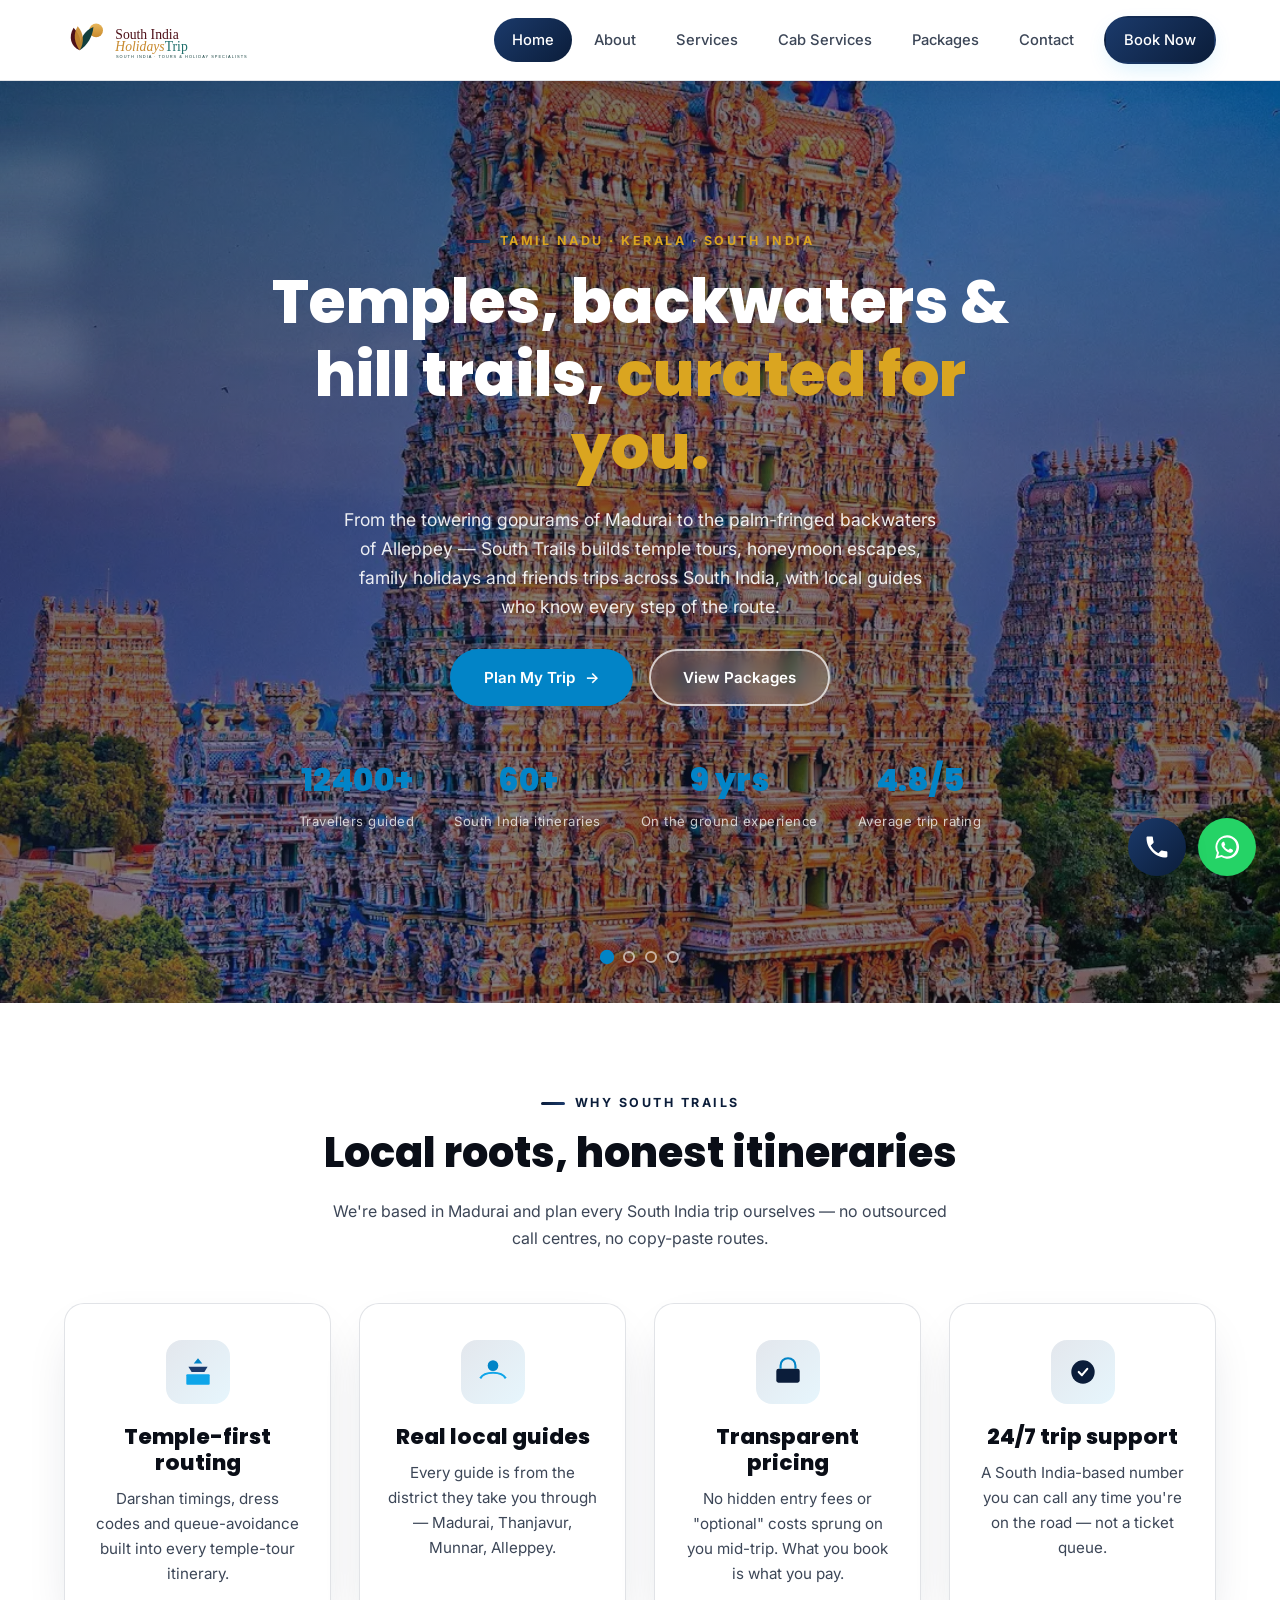
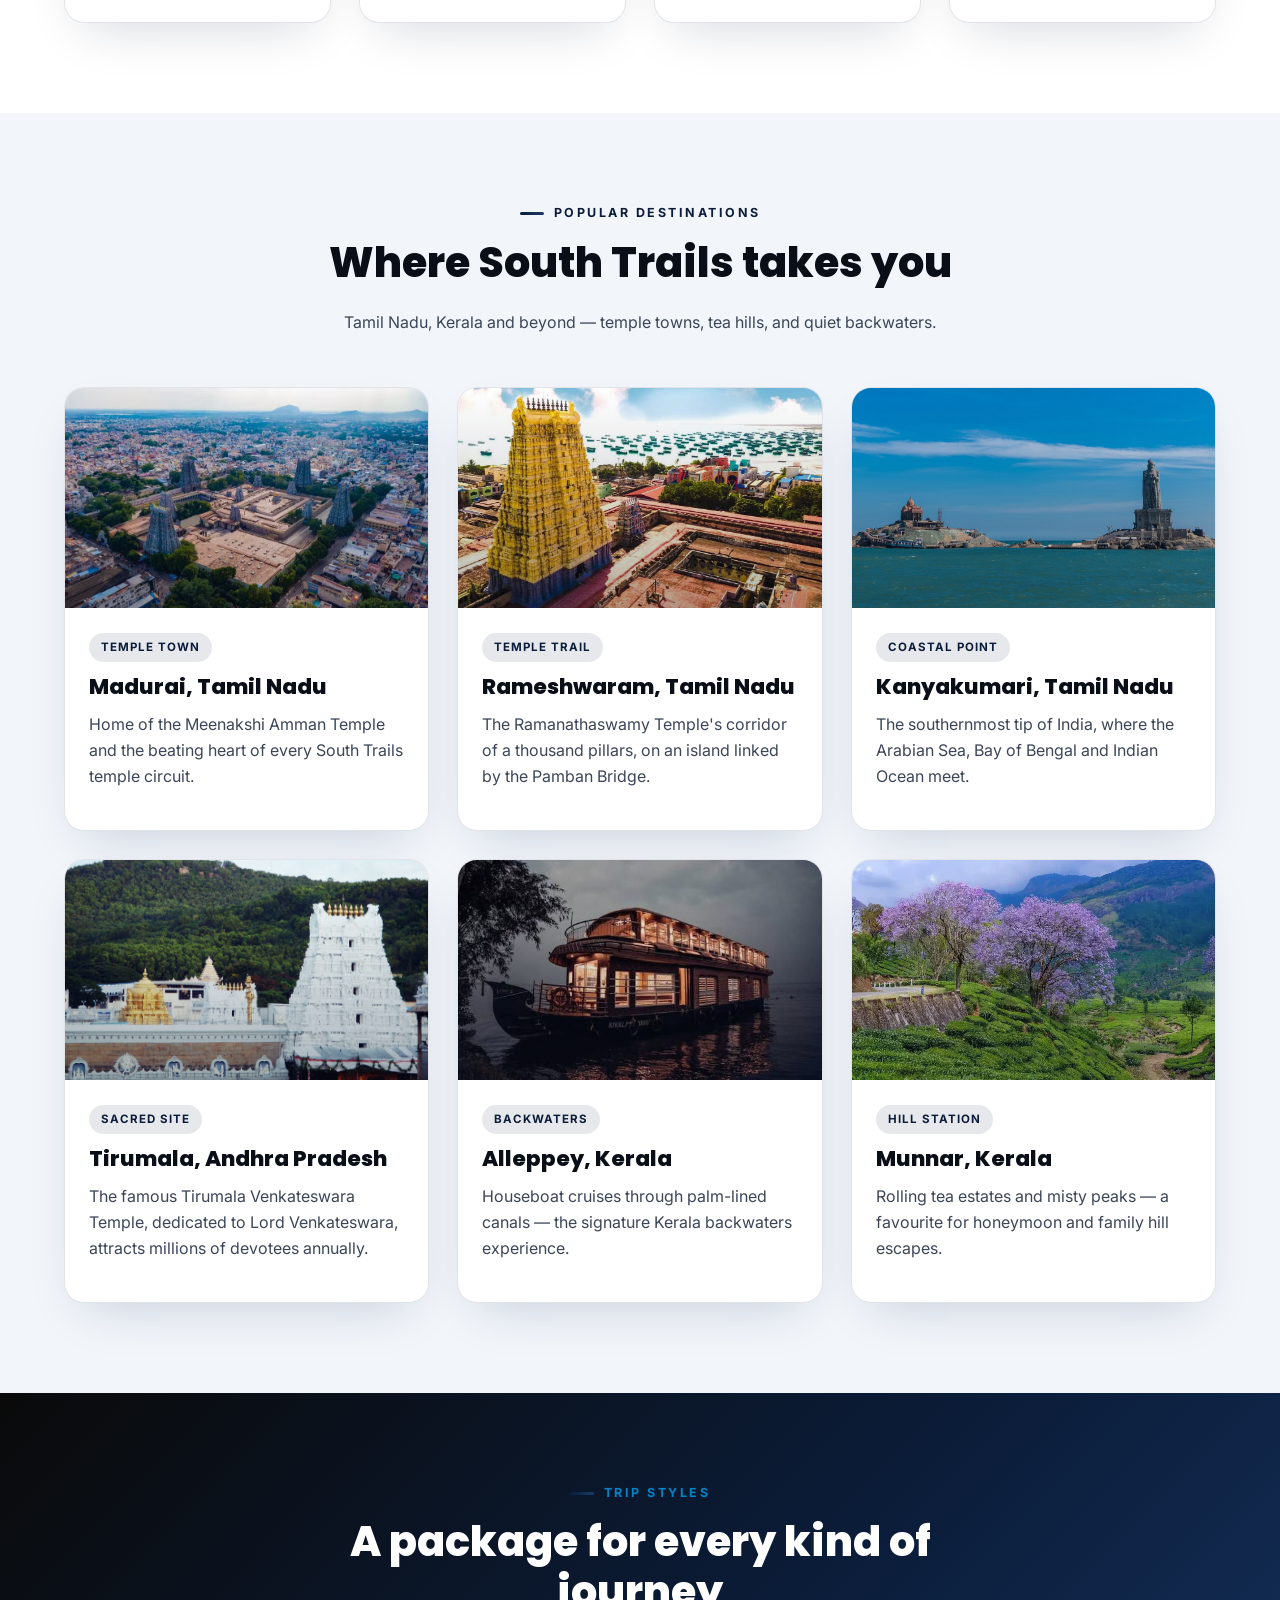
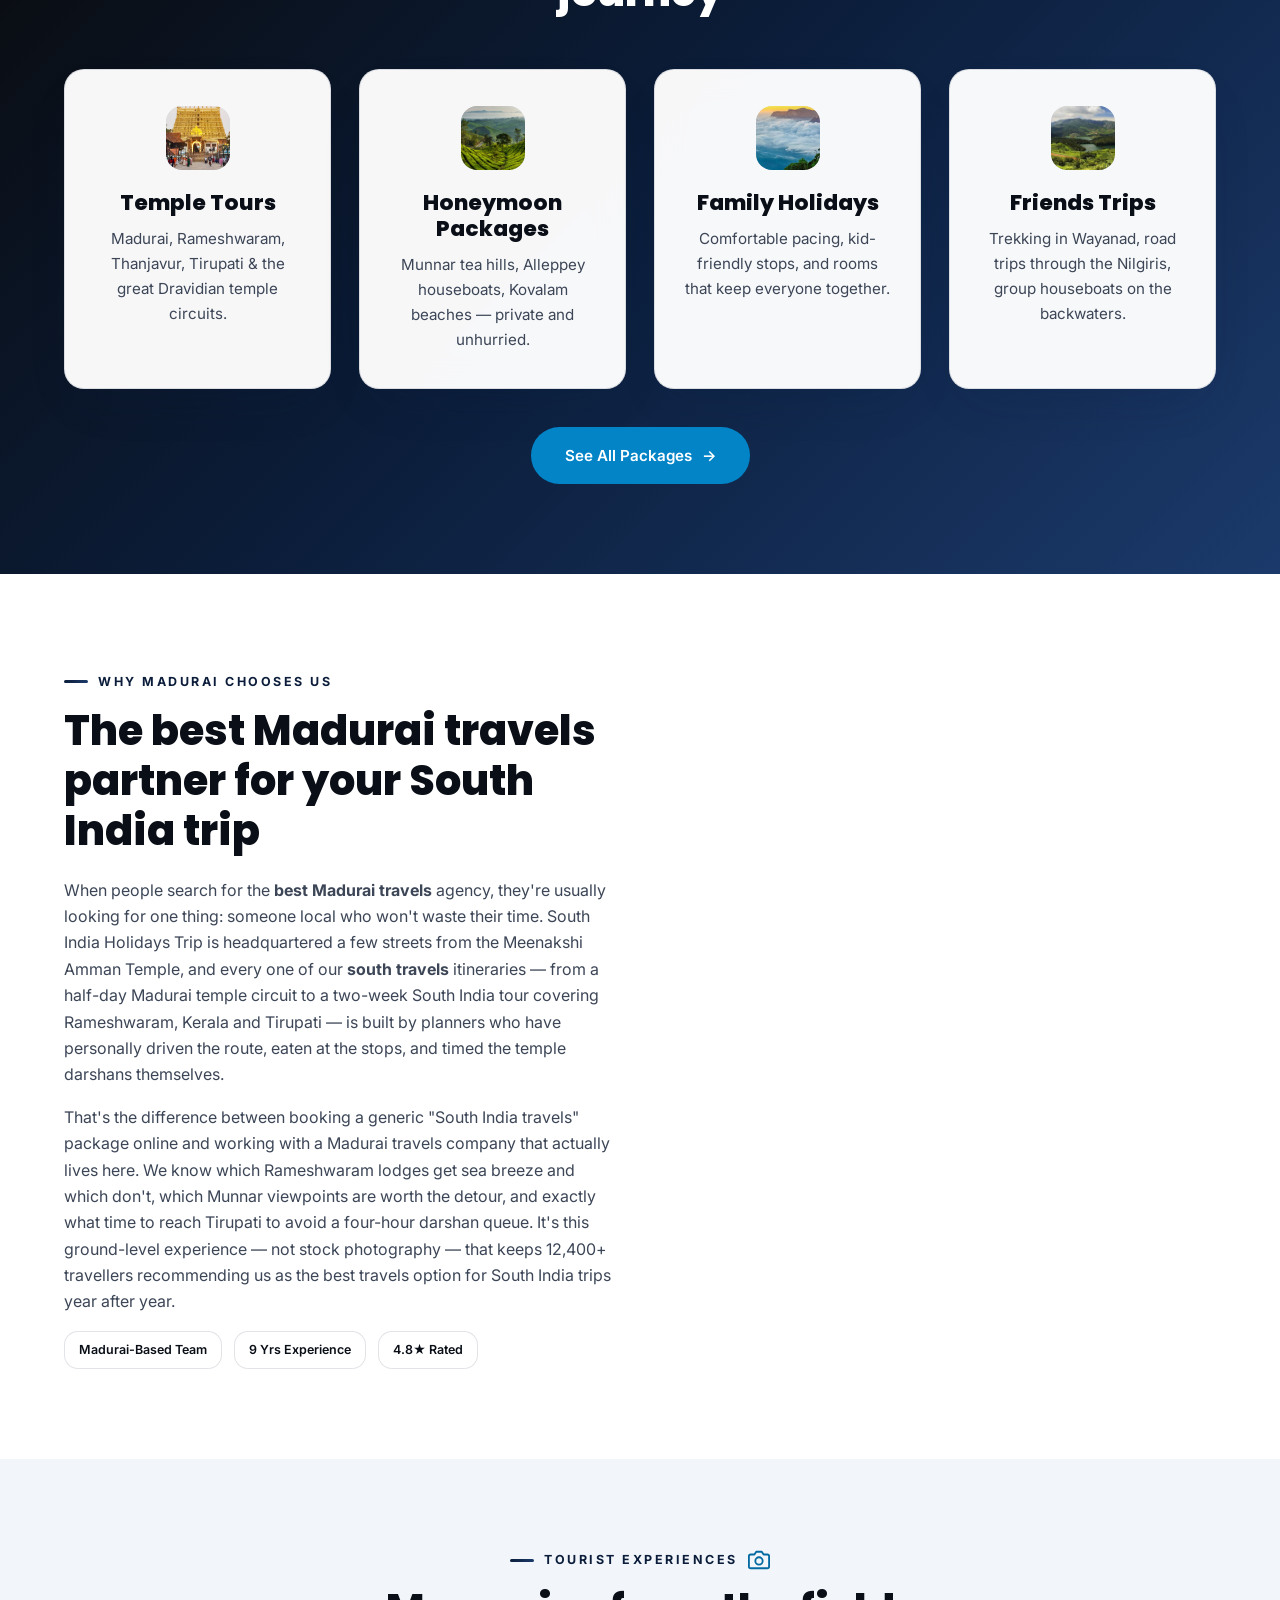
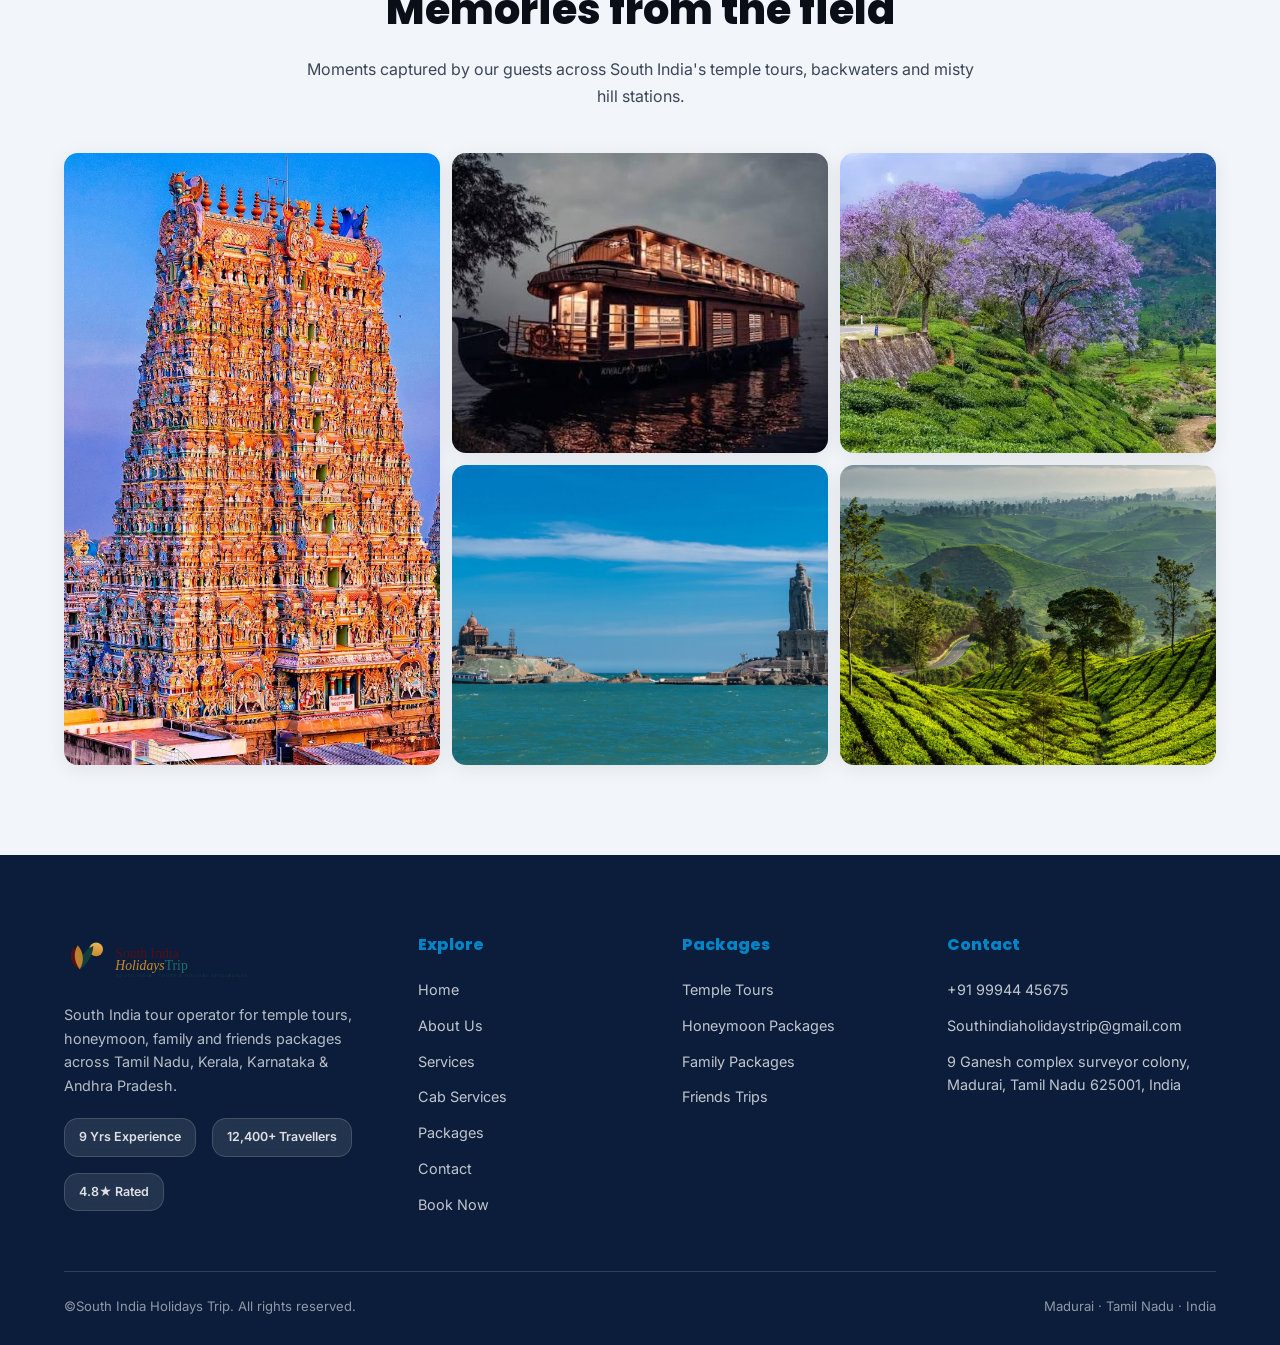
<file: index.html>
<!DOCTYPE html>
<html lang="en">

<head>
  <meta charset="UTF-8">
  <meta name="viewport" content="width=device-width, initial-scale=1.0">
  <title>Best Madurai Travels | South India Travels &amp; Tour Packages - South India Holidays Trip</title>
  <meta name="description"
    content="South India Holidays Trip is the best Madurai travels agency for South India tour packages — Madurai, Rameshwaram, Kerala backwaters &amp; Tirupati. Local guides, fixed pricing, 12,400+ happy travellers.">
  <meta name="keywords"
    content="best madurai travels, madurai travels, south travels, south india travels, south india tour packages, madurai tour packages, rameshwaram trip, kerala holiday packages, tirupati tour, temple tour packages madurai, best travels in madurai">
  <meta name="robots" content="index, follow">
  <meta name="author" content="South India Holidays Trip">
  <link rel="canonical" href="https://www.southindiaholidaystrip.com/index.html">

  <!-- Open Graph -->
  <meta property="og:type" content="website">
  <meta property="og:site_name" content="South India Holidays Trip">
  <meta property="og:title" content="Best Madurai Travels | South India Travels &amp; Tour Packages">
  <meta property="og:description"
    content="Madurai's most trusted travels &amp; tours brand — temple circuits, Kerala backwaters, honeymoon and family packages across South India. Local guides, transparent pricing.">
  <meta property="og:image" content="https://www.southindiaholidaystrip.com/images/Meenkshi.webp">
  <meta property="og:url" content="https://www.southindiaholidaystrip.com/index.html">
  <meta property="og:locale" content="en_IN">

  <!-- Twitter Card -->
  <meta name="twitter:card" content="summary_large_image">
  <meta name="twitter:title" content="Best Madurai Travels | South India Holidays Trip">
  <meta name="twitter:description" content="South India's most trusted travels brand — Madurai, Rameshwaram, Kerala &amp; Tirupati tour packages.">
  <meta name="twitter:image" content="https://www.southindiaholidaystrip.com/images/Meenkshi.webp">

  <link rel="preconnect" href="https://fonts.googleapis.com">
  <link
    href="https://fonts.googleapis.com/css2?family=Poppins:wght@700;800&family=Inter:wght@400;500;600;700&display=swap"
    rel="stylesheet">
  <link rel="stylesheet" href="css/style.css">

  <script type="application/ld+json">
{
  "@context": "https://schema.org",
  "@type": ["TravelAgency", "LocalBusiness"],
  "name": "South India Holidays Trip",
  "alternateName": "Best Madurai Travels",
  "url": "https://www.southindiaholidaystrip.com/",
  "logo": "https://www.southindiaholidaystrip.com/southindiaholidaystrip-logo.svg",
  "image": "https://www.southindiaholidaystrip.com/images/Meenkshi.webp",
  "description": "South India Holidays Trip is a Madurai-based travels and tours company running temple tours, Kerala backwater holidays, honeymoon and family packages across Tamil Nadu, Kerala, Karnataka and Andhra Pradesh.",
  "areaServed": ["Madurai", "Rameshwaram", "Kerala", "Tirupati", "Tamil Nadu", "South India"],
  "address": {
    "@type": "PostalAddress",
    "streetAddress": "9 Ganesh Complex, Surveyor Colony",
    "addressLocality": "Madurai",
    "addressRegion": "Tamil Nadu",
    "postalCode": "625001",
    "addressCountry": "IN"
  },
  "geo": { "@type": "GeoCoordinates", "latitude": "9.9252", "longitude": "78.1198" },
  "telephone": "+91-99944-45675",
  "email": "Southindiaholidaystrip@gmail.com",
  "priceRange": "₹₹",
  "aggregateRating": { "@type": "AggregateRating", "ratingValue": "4.8", "reviewCount": "312" },
  "sameAs": ["https://www.facebook.com/southindiaholidaystrip", "https://www.instagram.com/southindiaholidaystrip"]
}
</script>
  <script type="application/ld+json">
{
  "@context": "https://schema.org",
  "@type": "BreadcrumbList",
  "itemListElement": [
    {"@type": "ListItem", "position": 1, "name": "Home", "item": "https://www.southindiaholidaystrip.com/index.html"}
  ]
}
</script>
</head>

<body>
  <div class="cursor-dot"></div>
  <div class="cursor-ring"></div>
  <div class="scroll-progress" id="scroll-progress"></div>

  <header class="site-header transparent">
    <div class="nav-wrap">
      <a href="index.html" class="brand">
        <img src="southindiaholidaystrip-logo.svg" alt="Company Logo">
      </a>
      <nav class="nav-links" id="nav-links">
        <a href="index.html" class="active">Home</a>
        <a href="about.html">About</a>
        <a href="services.html">Services</a>
        <a href="cabservices.html">Cab Services</a>
        <a href="packages.html">Packages</a>
        <a href="contact.html">Contact</a>
        <a href="booknow.html" class="btn btn-primary nav-cta">Book Now</a>
      </nav>
      <button class="nav-toggle" id="nav-toggle" aria-label="Toggle menu" aria-expanded="false"><span></span></button>
    </div>
  </header>
  <div class="nav-backdrop" id="nav-backdrop"></div>
  <section class="hero-full">
    <div class="hero-slideshow">
      <div class="hero-slide active"><img src="images/Meenkshi.webp" alt="Meenakshi Amman Temple, Madurai"
          loading="eager"></div>
      <div class="hero-slide"><img src="images/teml3.jpg" alt="South Indian temple architecture" loading="lazy"></div>
      <div class="hero-slide"><img src="images/temppl.jpg" alt="South Indian temple gopuram" loading="lazy"></div>
      <div class="hero-slide"><img src="images/kanyakumari.jpg" alt="Coastline at Kanyakumari, Tamil Nadu"
          loading="lazy"></div>
    </div>
    <div class="hero-overlay"></div>

    <div class="hero-clouds">
      <div class="cloud cloud-1"></div>
      <div class="cloud cloud-2"></div>
      <div class="cloud cloud-3"></div>
    </div>


    <div class="hero-content">
      <p class="eyebrow center" style="color:goldenrod">Tamil Nadu · Kerala · South India</p>
      <h1>Temples, backwaters &amp; hill trails, <span  style="color: goldenrod;">curated for you.</span></h1>
      <p class="lead">From the towering gopurams of Madurai to the palm-fringed backwaters of Alleppey — South Trails
        builds temple tours, honeymoon escapes, family holidays and friends trips across South India, with local guides
        who know every step of the route.</p>
      <div class="hero-actions">
        <a href="booknow.html" class="btn btn-gold">Plan My Trip <span class="arrow">→</span></a>
        <a href="packages.html" class="btn btn-ghost-light">View Packages</a>
      </div>
      <div class="hero-stats">
        <div><strong data-count="12400" data-suffix="+">0</strong><span>Travellers guided</span></div>
        <div><strong data-count="60" data-suffix="+">0</strong><span>South India itineraries</span></div>
        <div><strong data-count="9" data-suffix=" yrs">0</strong><span>On the ground experience</span></div>
        <div><strong data-count="4.8" data-decimals="1" data-suffix="/5">0</strong><span>Average trip rating</span>
        </div>
      </div>
    </div>

    <div class="hero-dots">
      <button class="active" aria-label="Slide 1"></button>
      <button aria-label="Slide 2"></button>
      <button aria-label="Slide 3"></button>
      <button aria-label="Slide 4"></button>
    </div>


  </section>

  <section class="section-light">
    <div class="container">
      <div class="section-head">
        <p class="eyebrow center">Why South Trails</p>
        <h2>Local roots, honest itineraries</h2>
        <p>We're based in Madurai and plan every South India trip ourselves — no outsourced call centres, no copy-paste
          routes.</p>
      </div>
      <div class="grid grid-4">
        <div class="glass-card reveal" data-tilt>
          <div class="icon-wrap">
            <svg viewBox="0 0 64 64" fill="none" width="34" height="34">
              <path d="M32 6l8 10H24l8-10Z" fill="var(--luxury)" />
              <path d="M14 22h36l-6 10H20l-6-10Z" fill="var(--primary)" />
              <rect x="10" y="36" width="44" height="20" rx="2" fill="var(--accent)" />
            </svg>
          </div>
          <h3>Temple-first routing</h3>
          <p>Darshan timings, dress codes and queue-avoidance built into every temple-tour itinerary.</p>
        </div>
        <div class="glass-card reveal" data-tilt>
          <div class="icon-wrap">
            <svg viewBox="0 0 64 64" fill="none" width="34" height="34">
              <path d="M8 44c8-14 40-14 48 0" stroke="var(--accent)" stroke-width="4" fill="none" />
              <circle cx="32" cy="20" r="10" fill="var(--luxury)" />
            </svg>
          </div>
          <h3>Real local guides</h3>
          <p>Every guide is from the district they take you through — Madurai, Thanjavur, Munnar, Alleppey.</p>
        </div>
        <div class="glass-card reveal" data-tilt>
          <div class="icon-wrap">
            <svg viewBox="0 0 64 64" fill="none" width="34" height="34">
              <rect x="10" y="26" width="44" height="26" rx="4" fill="var(--primary-dark)" />
              <path d="M18 26v-6a14 14 0 0 1 28 0v6" stroke="var(--luxury)" stroke-width="4" fill="none" />
            </svg>
          </div>
          <h3>Transparent pricing</h3>
          <p>No hidden entry fees or "optional" costs sprung on you mid-trip. What you book is what you pay.</p>
        </div>
        <div class="glass-card reveal" data-tilt>
          <div class="icon-wrap">
            <svg viewBox="0 0 64 64" fill="none" width="34" height="34">
              <circle cx="32" cy="32" r="22" fill="var(--secondary)" />
              <path d="M24 32l6 6 10-12" stroke="#fff" stroke-width="4" fill="none" stroke-linecap="round"
                stroke-linejoin="round" />
            </svg>
          </div>
          <h3>24/7 trip support</h3>
          <p>A South India-based number you can call any time you're on the road — not a ticket queue.</p>
        </div>
      </div>
    </div>
  </section>

  <section class="section-muted">
    <div class="container">
      <div class="section-head">
        <p class="eyebrow center">Popular Destinations</p>
        <h2>Where South Trails takes you</h2>
        <p>Tamil Nadu, Kerala and beyond — temple towns, tea hills, and quiet backwaters.</p>
      </div>
      <div class="grid grid-3">

        <a href="packages.html?filter=temple#packages" class="place-card-link">
          <div class="place-card reveal">
            <div class="art">
              <img src="images/madurai.avif" alt="Meenakshi Amman Temple, Madurai, Tamil Nadu" loading="lazy">
            </div>
            <div class="body">
              <span class="tag">Temple Town</span>
              <h3>Madurai, Tamil Nadu</h3>
              <p>Home of the Meenakshi Amman Temple and the beating heart of every South Trails temple circuit.</p>
            </div>
          </div>
        </a>

         <a href="packages.html?filter=temple#packages" class="place-card-link">
          <div class="place-card reveal">
            <div class="art">
              <img src="images/rameswaram.jpg" alt="Ramanathaswamy Temple corridor in Rameshwaram, Tamil Nadu"
                loading="lazy">
            </div>
            <div class="body">
              <span class="tag">Temple Trail</span>
              <h3>Rameshwaram, Tamil Nadu</h3>
              <p>The Ramanathaswamy Temple's corridor of a thousand pillars, on an island linked by the Pamban Bridge.
              </p>
            </div>
          </div>
        </a>

         <a href="packages.html?filter=family#packages" class="place-card-link">
          <div class="place-card reveal">
            <div class="art">
              <img src="images/kanyakumari.jpg" alt="Coastline at Kanyakumari, where three seas meet, Tamil Nadu"
                loading="lazy">
            </div>
            <div class="body">
              <span class="tag">Coastal Point</span>
              <h3>Kanyakumari, Tamil Nadu</h3>
              <p>The southernmost tip of India, where the Arabian Sea, Bay of Bengal and Indian Ocean meet.</p>
            </div>
          </div>
        </a>

        <a href="packages.html?filter=temple#packages" class="place-card-link">
          <div class="place-card reveal">
            <div class="art">
              <img src="images/thirupathi.jpg" alt="Tirumala Venkateswara Temple in Andhra Pradesh" loading="lazy">
            </div>
            <div class="body">
              <span class="tag">Sacred Site</span>
              <h3>Tirumala, Andhra Pradesh</h3>
              <p>The famous Tirumala Venkateswara Temple, dedicated to Lord Venkateswara, attracts millions of devotees annually.</p>
            </div>
          </div>
        </a>

        <a href="packages.html?filter=honeymoon#packages" class="place-card-link">
          <div class="place-card reveal">
            <div class="art">
              <img src="images/allapey.jpg" alt="Houseboat on the backwaters of Alleppey, Kerala" loading="lazy">
            </div>
            <div class="body">
              <span class="tag">Backwaters</span>
              <h3>Alleppey, Kerala</h3>
              <p>Houseboat cruises through palm-lined canals — the signature Kerala backwaters experience.</p>
            </div>
          </div>
        </a>

        <a href="packages.html?filter=honeymoon#packages" class="place-card-link">
          <div class="place-card reveal">
            <div class="art">
              <img src="images/munnar.webp" alt="Tea estates in the hills of Munnar, Kerala" loading="lazy">
            </div>
            <div class="body">
              <span class="tag">Hill Station</span>
              <h3>Munnar, Kerala</h3>
              <p>Rolling tea estates and misty peaks — a favourite for honeymoon and family hill escapes.</p>
            </div>
          </div>
        </a>

      </div>
    </div>
  </section>

  <section class="section-gradient">
    <div class="container">
      <div class="section-head">
        <p class="eyebrow center" style="color:var(--luxury)">Trip Styles</p>
        <h2 style="color:#fff">A package for every kind of journey</h2>
      </div>
      <div class="grid grid-4">
        <div class="glass-card reveal" data-tilt>
          <div class="icon-wrap"><img src="images/Trivandrum.jpg" alt="Temple Tours"
              style="width:100%;height:100%;object-fit:cover;border-radius:16px"></div>
          <h3>Temple Tours</h3>
          <p>Madurai, Rameshwaram, Thanjavur, Tirupati &amp; the great Dravidian temple circuits.</p>
        </div>
        <div class="glass-card reveal" data-tilt>
          <div class="icon-wrap"><img src="images/ooty.webp" alt="Honeymoon Packages"
              style="width:100%;height:100%;object-fit:cover;border-radius:16px"></div>
          <h3>Honeymoon Packages</h3>
          <p>Munnar tea hills, Alleppey houseboats, Kovalam beaches — private and unhurried.</p>
        </div>
        <div class="glass-card reveal" data-tilt>
          <div class="icon-wrap"><img src="images/mun1.jpg" alt="Family Holidays"
              style="width:100%;height:100%;object-fit:cover;border-radius:16px"></div>
          <h3>Family Holidays</h3>
          <p>Comfortable pacing, kid-friendly stops, and rooms that keep everyone together.</p>
        </div>
        <div class="glass-card reveal" data-tilt>
          <div class="icon-wrap"><img src="images/nil.jpg" alt="Friends Trips"
              style="width:100%;height:100%;object-fit:cover;border-radius:16px"></div>
          <h3>Friends Trips</h3>
          <p>Trekking in Wayanad, road trips through the Nilgiris, group houseboats on the backwaters.</p>
        </div>
      </div>
      <div class="center" style="margin-top:38px">
        <a href="packages.html" class="btn btn-gold">See All Packages <span class="arrow">→</span></a>
      </div>
    </div>
  </section>

  <section class="section-light">
    <div class="container grid grid-2" style="align-items:center;gap:48px">
      <div class="reveal">
        <p class="eyebrow">Why Madurai Chooses Us</p>
        <h2>The best Madurai travels partner for your South India trip</h2>
        <p>When people search for the <strong>best Madurai travels</strong> agency, they're usually looking for one
          thing: someone local who won't waste their time. South India Holidays Trip is headquartered a few streets
          from the Meenakshi Amman Temple, and every one of our <strong>south travels</strong> itineraries — from a
          half-day Madurai temple circuit to a two-week South India tour covering Rameshwaram, Kerala and Tirupati —
          is built by planners who have personally driven the route, eaten at the stops, and timed the temple
          darshans themselves.</p>
        <p>That's the difference between booking a generic "South India travels" package online and working with a
          Madurai travels company that actually lives here. We know which Rameshwaram lodges get sea breeze and which
          don't, which Munnar viewpoints are worth the detour, and exactly what time to reach Tirupati to avoid a
          four-hour darshan queue. It's this ground-level experience — not stock photography — that keeps 12,400+
          travellers recommending us as the best travels option for South India trips year after year.</p>
        <div class="badge-row" style="justify-content:flex-start">
          <span class="trust-badge" style="color:var(--text);border:1px solid var(--border)">Madurai-Based Team</span>
          <span class="trust-badge" style="color:var(--text);border:1px solid var(--border)">9 Yrs Experience</span>
          <span class="trust-badge" style="color:var(--text);border:1px solid var(--border)">4.8★ Rated</span>
        </div>
      </div>
      <div class="reveal">
        <p class="eyebrow">Our Experience</p>
        <h2>Built on routes we've actually travelled</h2>
        <p>South India Holidays Trip started with a single Madurai–Rameshwaram temple run in 2017 and has since
          grown into one of the most searched-for Madurai travels and south travels brands in the region, covering
          Tamil Nadu, Kerala, Karnataka and Andhra Pradesh. Our guides are hired from the districts they escort you
          through, our vehicles are inspected before every trip, and our pricing is fixed at the time of booking —
          no "temple entry surcharge" sprung on you halfway through the day.</p>
        <p>Whether you're planning a Madurai Meenakshi Temple tour, a Rameshwaram pilgrimage, a Kerala backwaters
          honeymoon, or a full South India travels circuit with family, our Madurai-based trip desk plans it around
          how you actually want to travel — not a fixed template. That local-first approach is why so many
          travellers searching for the best travels agency near Madurai end up choosing us.</p>
      </div>
    </div>
  </section>

  <section class="section-muted tourist-experiences">
    <div class="container">
      <div class="section-head">
        <p class="eyebrow center">Tourist Experiences</p>
        <h2>Memories from the field</h2>
        <p>Moments captured by our guests across South India's temple tours, backwaters and misty hill stations.</p>
      </div>
      <div class="page-gallery">
        <div class="gallery-item" data-icon="temple">
          <img src="images/Meenkshi.webp" alt="Madurai Meenakshi Temple Tour" loading="lazy">
          <div class="gallery-caption">
            <div class="caption-header">
              <span class="caption-icon" aria-hidden="true"></span>
              <span class="caption-title">Madurai Meenakshi Temple Tour</span>
            </div>
            <p class="caption-experience">The intricate carvings and vibrant colors were beyond our imagination!</p>
            <div class="caption-footer">
              <span class="caption-author">— Anitha K.</span>
              <span class="caption-stars" aria-label="5 out of 5 stars">★★★★★</span>
            </div>
          </div>
        </div>
        <div class="gallery-item" data-icon="backwater">
          <img src="images/allapey.jpg" alt="Alleppey Backwaters Houseboat" loading="lazy">
          <div class="gallery-caption">
            <div class="caption-header">
              <span class="caption-icon" aria-hidden="true"></span>
              <span class="caption-title">Alleppey Houseboat Cruise</span>
            </div>
            <p class="caption-experience">Waking up on the backwaters was the most peaceful morning of our lives.</p>
            <div class="caption-footer">
              <span class="caption-author">— Rajesh &amp; Meena</span>
              <span class="caption-stars" aria-label="5 out of 5 stars">★★★★★</span>
            </div>
          </div>
        </div>
        <div class="gallery-item" data-icon="hills">
          <img src="images/munnar.webp" alt="Munnar Tea Estates" loading="lazy">
          <div class="gallery-caption">
            <div class="caption-header">
              <span class="caption-icon" aria-hidden="true"></span>
              <span class="caption-title">Munnar Tea Plantations</span>
            </div>
            <p class="caption-experience">Endless green hills and fresh mountain air made this trip unforgettable.</p>
            <div class="caption-footer">
              <span class="caption-author">— Vikram S.</span>
              <span class="caption-stars" aria-label="5 out of 5 stars">★★★★★</span>
            </div>
          </div>
        </div>
        <div class="gallery-item" data-icon="coast">
          <img src="images/kanyakumari.jpg" alt="Kanyakumari Coastline" loading="lazy">
          <div class="gallery-caption">
            <div class="caption-header">
              <span class="caption-icon" aria-hidden="true"></span>
              <span class="caption-title">Kanyakumari Coastline</span>
            </div>
            <p class="caption-experience">Watching the sunrise at the tip of India was a once-in-a-lifetime moment.</p>
            <div class="caption-footer">
              <span class="caption-author">— Deepa R.</span>
              <span class="caption-stars" aria-label="4 out of 5 stars">★★★★☆</span>
            </div>
          </div>
        </div>
        <div class="gallery-item" data-icon="hills">
          <img src="images/ooty.webp" alt="Ooty Hills" loading="lazy">
          <div class="gallery-caption">
            <div class="caption-header">
              <span class="caption-icon" aria-hidden="true"></span>
              <span class="caption-title">Ooty Hills &amp; Lake</span>
            </div>
            <p class="caption-experience">The toy train ride through the Nilgiris was magical for our entire family!</p>
            <div class="caption-footer">
              <span class="caption-author">— Suresh Family</span>
              <span class="caption-stars" aria-label="5 out of 5 stars">★★★★★</span>
            </div>
          </div>
        </div>
      </div>
    </div>
  </section>

  <footer class="site-footer">
    <div class="container">
      <div class="footer-grid">
        <div class="footer-brand">
          <img src="southindiaholidaystrip-logo.svg" alt="Company Logo">
          <p>South India tour operator for temple tours, honeymoon, family and friends packages across Tamil Nadu,
            Kerala, Karnataka &amp; Andhra Pradesh.</p>
          <div class="trust-badges">
            <span class="trust-badge">9 Yrs Experience</span>
            <span class="trust-badge">12,400+ Travellers</span>
            <span class="trust-badge">4.8★ Rated</span>
          </div>
        </div>
        <div>
          <h4>Explore</h4>
          <a href="index.html">Home</a>
          <a href="about.html">About Us</a>
          <a href="services.html">Services</a>
          <a href="cabservices.html">Cab Services</a>
          <a href="packages.html">Packages</a>
          <a href="contact.html">Contact</a>
          <a href="booknow.html">Book Now</a>
        </div>
        <div>
          <h4>Packages</h4>
          <a href="packages.html?filter=temple#packages">Temple Tours</a>
          <a href="packages.html?filter=honeymoon#packages">Honeymoon Packages</a>
          <a href="packages.html?filter=family#packages">Family Packages</a>
          <a href="packages.html?filter=friends#packages">Friends Trips</a>
        </div>
        <div>
          <h4>Contact</h4>
          <a href="tel:+919994445675">+91 99944 45675</a>
          <a href="mailto:Southindiaholidaystrip@gmail.com">Southindiaholidaystrip@gmail.com</a>
          <a href="contact.html">9 Ganesh complex surveyor colony, Madurai, Tamil Nadu 625001, India</a>
        </div>
      </div>
      <div class="footer-bottom">
        <span>©South India Holidays Trip. All rights reserved.</span>
        <span>Madurai · Tamil Nadu · India</span>
      </div>
    </div>
  </footer>

  <a class="wa-float" href="https://wa.me/919994445675" target="_blank" rel="noopener" aria-label="Chat on WhatsApp">
    <svg viewBox="0 0 24 24" fill="currentColor">
      <path
        d="M12 2a10 10 0 0 0-8.6 15L2 22l5.2-1.4A10 10 0 1 0 12 2Zm0 18.2a8.2 8.2 0 0 1-4.2-1.1l-.3-.2-3.1.8.8-3-.2-.3A8.2 8.2 0 1 1 12 20.2Zm4.5-6.1c-.2-.1-1.5-.7-1.7-.8s-.4-.1-.5.1-.6.8-.7.9-.3.2-.5.1a6.7 6.7 0 0 1-2-1.2 7.4 7.4 0 0 1-1.4-1.7c-.1-.2 0-.4.1-.5s.2-.3.4-.4a1.6 1.6 0 0 0 .2-.4.4.4 0 0 0 0-.4c-.1-.1-.5-1.3-.7-1.8s-.4-.4-.5-.4h-.5a.9.9 0 0 0-.6.3 2.8 2.8 0 0 0-.9 2.1 4.9 4.9 0 0 0 1 2.5 11.2 11.2 0 0 0 4.3 3.8c.6.2 1 .4 1.4.5a3.4 3.4 0 0 0 1.5.1 2.4 2.4 0 0 0 1.6-1.1 1.9 1.9 0 0 0 .1-1.1c-.1-.1-.2-.2-.4-.3Z" />
    </svg>
  </a>
  <a class="call-float" href="tel:+919994445675" aria-label="Call us">
    <svg viewBox="0 0 24 24" fill="currentColor">
      <path
        d="M6.6 10.8c1.4 2.8 3.8 5.1 6.6 6.6l2.2-2.2c.3-.3.7-.4 1-.2 1.1.4 2.3.6 3.5.6.6 0 1 .4 1 1V20c0 .6-.4 1-1 1C10.6 21 3 13.4 3 4c0-.6.4-1 1-1h3.5c.6 0 1 .4 1 1 0 1.2.2 2.4.6 3.5.1.4 0 .8-.2 1L6.6 10.8Z" />
    </svg>
  </a>
  <button class="to-top" id="to-top" aria-label="Back to top">
    <svg viewBox="0 0 24 24" fill="none">
      <path d="M12 19V5M5 12l7-7 7 7" stroke="currentColor" stroke-width="2.4" stroke-linecap="round"
        stroke-linejoin="round" />
    </svg>
  </button>

  <script src="js/main.js"></script>
</body>

</html>
</file>
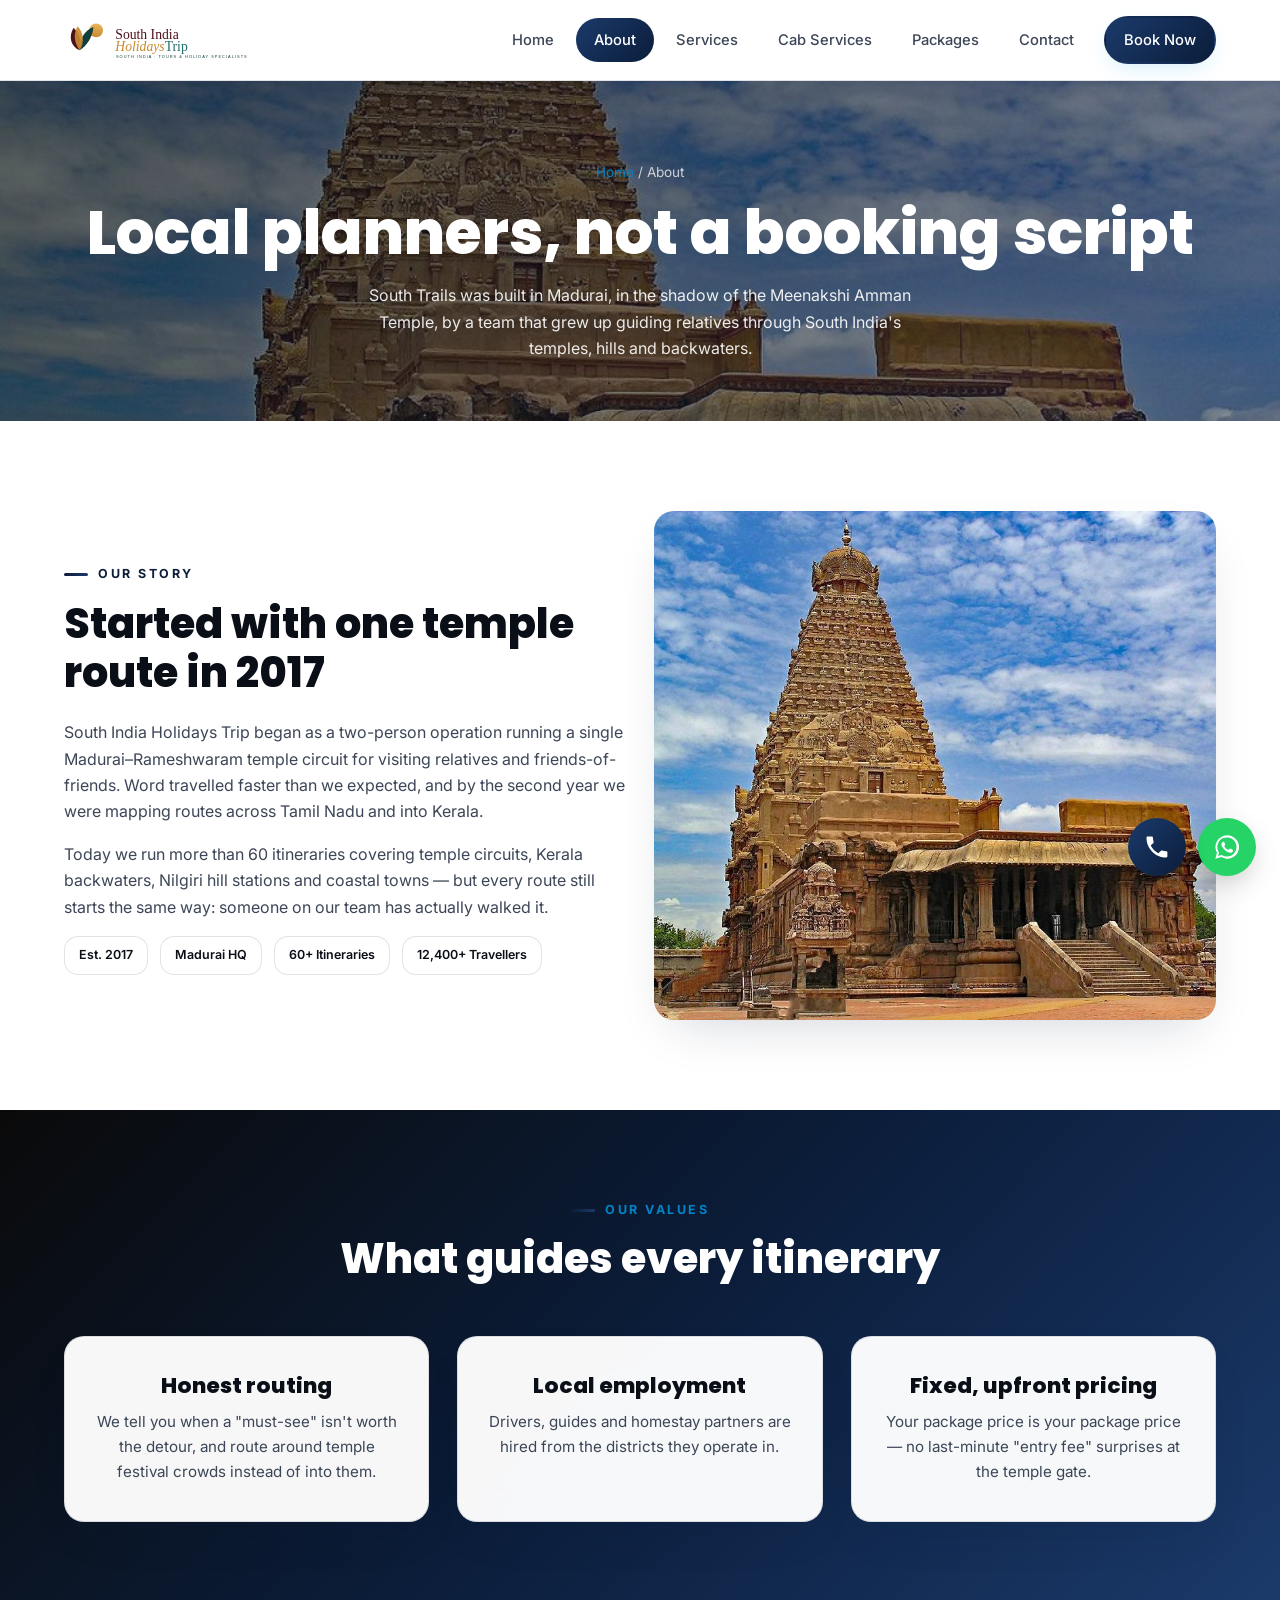
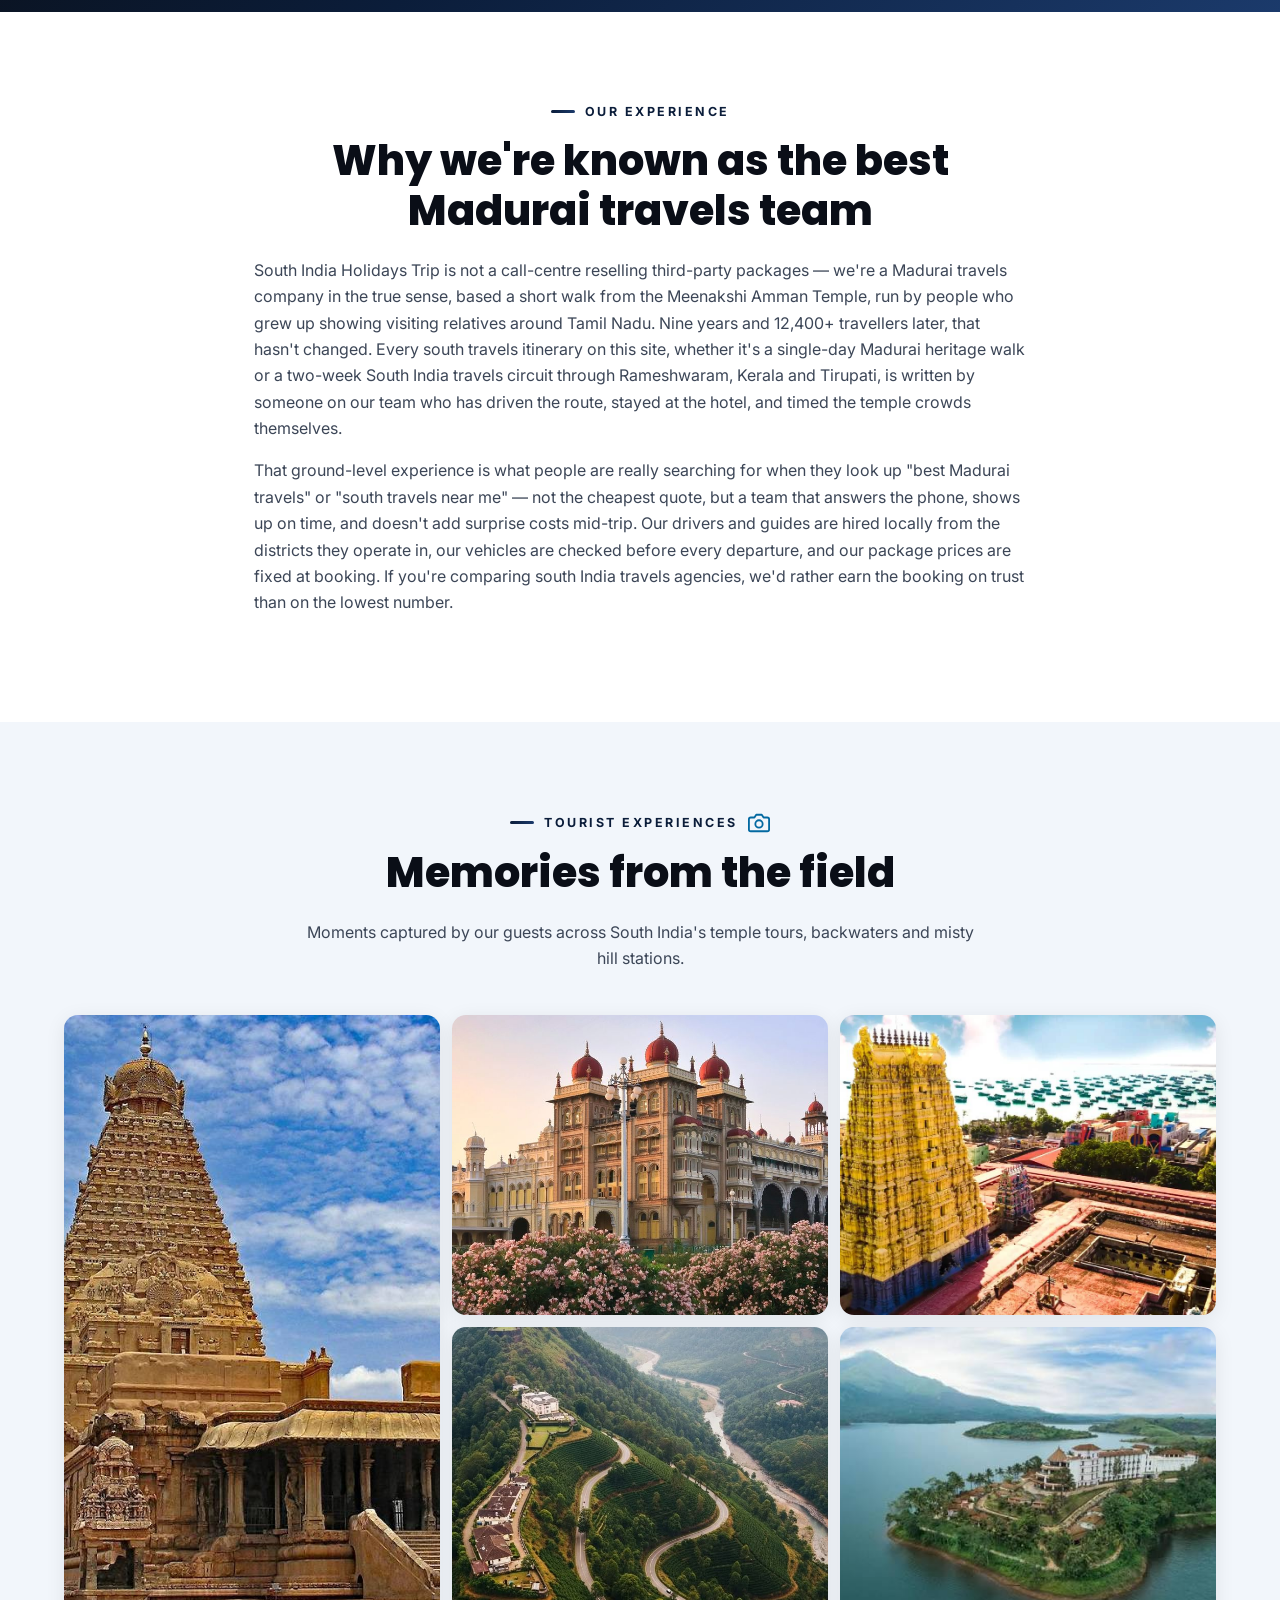
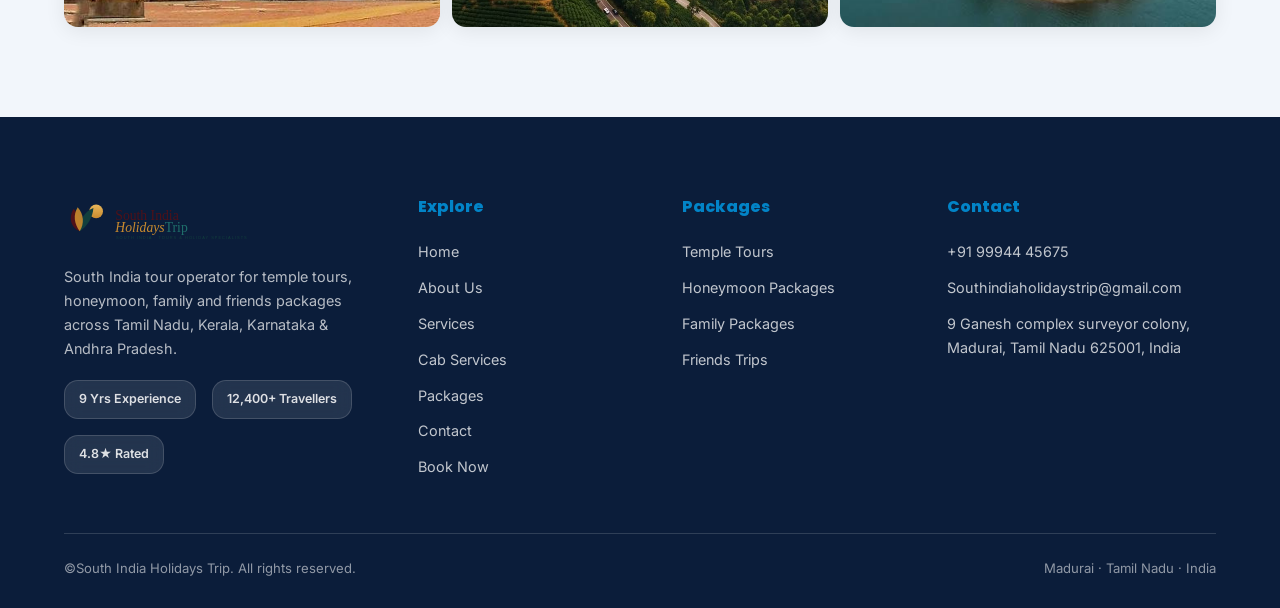
<file: about.html>
<!DOCTYPE html>
<html lang="en">

<head>
  <meta charset="UTF-8">
  <meta name="viewport" content="width=device-width, initial-scale=1.0">
  <title>About Best Madurai Travels | South India Holidays Trip - Our Story &amp; Team</title>
  <meta name="description"
    content="Meet the Madurai-based team behind South India Holidays Trip — the best Madurai travels and south travels planners running temple tours, Kerala holidays &amp; family trips since 2017.">
  <meta name="keywords"
    content="about best madurai travels, madurai travel agency, south india travels company, south travels team, madurai tour operator since 2017">
  <meta name="robots" content="index, follow">
  <link rel="canonical" href="https://www.southindiaholidaystrip.com/about.html">

  <meta property="og:type" content="website">
  <meta property="og:site_name" content="South India Holidays Trip">
  <meta property="og:title" content="About Best Madurai Travels | South India Holidays Trip">
  <meta property="og:description"
    content="Madurai-based, on-the-ground South India travels planners for temples, honeymoons, families and friends trips.">
  <meta property="og:image" content="https://www.southindiaholidaystrip.com/images/brihadishvara1.jpg">
  <meta property="og:url" content="https://www.southindiaholidaystrip.com/about.html">
  <meta name="twitter:card" content="summary_large_image">
  <meta name="twitter:title" content="About Best Madurai Travels | South India Holidays Trip">
  <meta name="twitter:description" content="The Madurai-based team behind South India's most trusted temple, Kerala &amp; family tour packages.">
  <meta name="twitter:image" content="https://www.southindiaholidaystrip.com/images/brihadishvara1.jpg">

  <script type="application/ld+json">
{
  "@context": "https://schema.org",
  "@type": "AboutPage",
  "mainEntity": {
    "@type": ["TravelAgency", "LocalBusiness"],
    "name": "South India Holidays Trip",
    "alternateName": "Best Madurai Travels",
    "foundingDate": "2017",
    "foundingLocation": "Madurai, Tamil Nadu, India",
    "description": "Madurai-based travels and tours operator specialising in South India temple tours, Kerala backwater holidays, honeymoon and family packages.",
    "url": "https://www.southindiaholidaystrip.com/",
    "address": {
      "@type": "PostalAddress",
      "streetAddress": "9 Ganesh Complex, Surveyor Colony",
      "addressLocality": "Madurai",
      "addressRegion": "Tamil Nadu",
      "postalCode": "625001",
      "addressCountry": "IN"
    },
    "telephone": "+91-99944-45675"
  }
}
</script>
  <script type="application/ld+json">
{
  "@context": "https://schema.org",
  "@type": "BreadcrumbList",
  "itemListElement": [
    {"@type": "ListItem", "position": 1, "name": "Home", "item": "https://www.southindiaholidaystrip.com/index.html"},
    {"@type": "ListItem", "position": 2, "name": "About", "item": "https://www.southindiaholidaystrip.com/about.html"}
  ]
}
</script>

  <link rel="preconnect" href="https://fonts.googleapis.com">
  <link
    href="https://fonts.googleapis.com/css2?family=Poppins:wght@700;800&family=Inter:wght@400;500;600;700&display=swap"
    rel="stylesheet">
  <link rel="stylesheet" href="css/style.css">
</head>

<body>



  <div class="cursor-dot"></div>
  <div class="cursor-ring"></div>
  <div class="scroll-progress" id="scroll-progress"></div>

  <header class="site-header transparent">
    <div class="nav-wrap">
      <a href="index.html" class="brand">
        <img src="southindiaholidaystrip-logo.svg" alt="Company Logo">
      </a>
      <nav class="nav-links" id="nav-links">
        <a href="index.html">Home</a>
        <a href="about.html" class="active">About</a>
        <a href="services.html">Services</a>
        <a href="cabservices.html">Cab Services</a>
        <a href="packages.html">Packages</a>
        <a href="contact.html">Contact</a>
        <a href="booknow.html" class="btn btn-primary nav-cta">Book Now</a>
      </nav>
      <button class="nav-toggle" id="nav-toggle" aria-label="Toggle menu" aria-expanded="false"><span></span></button>
    </div>
  </header>
  <div class="nav-backdrop" id="nav-backdrop"></div>

  <section class="page-hero">
    <div class="page-hero-bg"><img src="images/brihadishvara1.jpg" alt="" loading="eager"></div>
    <div class="page-hero-overlay"></div>
    <div class="container">
      <p class="crumb"><a href="index.html">Home</a> / About</p>
      <h1>Local planners, not a booking script</h1>
      <p style="max-width:560px;margin:0 auto;color:rgba(255,255,255,.9)">South Trails was built in Madurai, in the
        shadow of the Meenakshi Amman Temple, by a team that grew up guiding relatives through South India's temples,
        hills and backwaters.</p>
    </div>
  </section>

  <section class="section-light">
    <div class="container grid grid-2" style="align-items:center">
      <div class="reveal">
        <p class="eyebrow">Our Story</p>
        <h2>Started with one temple route in 2017</h2>
        <p>South India Holidays Trip began as a two-person operation running a single Madurai–Rameshwaram temple circuit
          for visiting
          relatives and friends-of-friends. Word travelled faster than we expected, and by the second year we were
          mapping routes across Tamil Nadu and into Kerala.</p>
        <p>Today we run more than 60 itineraries covering temple circuits, Kerala backwaters, Nilgiri hill stations and
          coastal towns — but every route still starts the same way: someone on our team has actually walked it.</p>
        <div class="badge-row" style="justify-content:flex-start">
          <span class="trust-badge" style="color:var(--text);border:1px solid var(--border)">Est. 2017</span>
          <span class="trust-badge" style="color:var(--text);border:1px solid var(--border)">Madurai HQ</span>
          <span class="trust-badge" style="color:var(--text);border:1px solid var(--border)">60+ Itineraries</span>
          <span class="trust-badge" style="color:var(--text);border:1px solid var(--border)">12,400+ Travellers</span>
        </div>
      </div>
      <div class="reveal">
        <img src="images/brihadishvara1.jpg" alt="South Trails team on the road in South India" loading="lazy"
          class="img-glow" style="width:100%;height:auto;aspect-ratio:840/760;object-fit:cover">
      </div>
    </div>
  </section>

  <section class="section-gradient">
    <div class="container">
      <div class="section-head">
        <p class="eyebrow center" style="color:var(--luxury)">Our Values</p>
        <h2 style="color:#fff">What guides every itinerary</h2>
      </div>
      <div class="grid grid-3">
        <div class="glass-card reveal">
          <h3>Honest routing</h3>
          <p>We tell you when a "must-see" isn't worth the detour, and route around temple festival crowds instead of
            into them.</p>
        </div>
        <div class="glass-card reveal">
          <h3>Local employment</h3>
          <p>Drivers, guides and homestay partners are hired from the districts they operate in.</p>
        </div>
        <div class="glass-card reveal">
          <h3>Fixed, upfront pricing</h3>
          <p>Your package price is your package price — no last-minute "entry fee" surprises at the temple gate.</p>
        </div>
      </div>
    </div>
  </section>

  <section class="section-light">
    <div class="container" style="max-width:820px">
      <p class="eyebrow center">Our Experience</p>
      <h2 style="text-align:center">Why we're known as the best Madurai travels team</h2>
      <p>South India Holidays Trip is not a call-centre reselling third-party packages — we're a Madurai travels
        company in the true sense, based a short walk from the Meenakshi Amman Temple, run by people who grew up
        showing visiting relatives around Tamil Nadu. Nine years and 12,400+ travellers later, that hasn't changed.
        Every south travels itinerary on this site, whether it's a single-day Madurai heritage walk or a two-week
        South India travels circuit through Rameshwaram, Kerala and Tirupati, is written by someone on our team who
        has driven the route, stayed at the hotel, and timed the temple crowds themselves.</p>
      <p>That ground-level experience is what people are really searching for when they look up "best Madurai
        travels" or "south travels near me" — not the cheapest quote, but a team that answers the phone, shows up on
        time, and doesn't add surprise costs mid-trip. Our drivers and guides are hired locally from the districts
        they operate in, our vehicles are checked before every departure, and our package prices are fixed at
        booking. If you're comparing south India travels agencies, we'd rather earn the booking on trust than on the
        lowest number.</p>
    </div>
  </section>

  <section class="section-muted tourist-experiences">
    <div class="container">
      <div class="section-head">
        <p class="eyebrow center">Tourist Experiences</p>
        <h2>Memories from the field</h2>
        <p>Moments captured by our guests across South India's temple tours, backwaters and misty hill stations.</p>
      </div>
      <div class="page-gallery">
        <div class="gallery-item" data-icon="temple">
          <img src="images/brihadishvara1.jpg" alt="Brihadeeswarar Temple Tour" loading="lazy">
          <div class="gallery-caption">
            <div class="caption-header">
              <span class="caption-icon" aria-hidden="true"></span>
              <span class="caption-title">Brihadeeswarar Temple</span>
            </div>
            <p class="caption-experience">Standing beneath the massive tower, we felt the grandeur of Chola
              architecture.</p>
            <div class="caption-footer">
              <span class="caption-author">— Karthik N.</span>
              <span class="caption-stars" aria-label="5 out of 5 stars">★★★★★</span>
            </div>
          </div>
        </div>
        <div class="gallery-item" data-icon="palace">
          <img src="images/mysore.jpg" alt="Mysore Palace Tour" loading="lazy">
          <div class="gallery-caption">
            <div class="caption-header">
              <span class="caption-icon" aria-hidden="true"></span>
              <span class="caption-title">Mysore Palace Tour</span>
            </div>
            <p class="caption-experience">The illuminated palace at night was a sight we'll never forget.</p>
            <div class="caption-footer">
              <span class="caption-author">— Priyanka D.</span>
              <span class="caption-stars" aria-label="5 out of 5 stars">★★★★★</span>
            </div>
          </div>
        </div>
        <div class="gallery-item" data-icon="spiritual">
          <img src="images/rameswaram.jpg" alt="Rameshwaram Corridor Tour" loading="lazy">
          <div class="gallery-caption">
            <div class="caption-header">
              <span class="caption-icon" aria-hidden="true"></span>
              <span class="caption-title">Rameshwaram Corridor</span>
            </div>
            <p class="caption-experience">Walking through the longest corridor in India was a spiritual experience.</p>
            <div class="caption-footer">
              <span class="caption-author">— Mohan &amp; Family</span>
              <span class="caption-stars" aria-label="5 out of 5 stars">★★★★★</span>
            </div>
          </div>
        </div>
        <div class="gallery-item" data-icon="hills">
          <img src="images/coorg.jpg" alt="Coorg Coffee Estate Tour" loading="lazy">
          <div class="gallery-caption">
            <div class="caption-header">
              <span class="caption-icon" aria-hidden="true"></span>
              <span class="caption-title">Coorg Coffee Estate</span>
            </div>
            <p class="caption-experience">The aroma of fresh coffee and misty mornings made Coorg our favorite.</p>
            <div class="caption-footer">
              <span class="caption-author">— Sneha P.</span>
              <span class="caption-stars" aria-label="4 out of 5 stars">★★★★☆</span>
            </div>
          </div>
        </div>
        <div class="gallery-item" data-icon="adventure">
          <img src="images/wayanad.jpg" alt="Wayanad Hills Adventure" loading="lazy">
          <div class="gallery-caption">
            <div class="caption-header">
              <span class="caption-icon" aria-hidden="true"></span>
              <span class="caption-title">Wayanad Hills</span>
            </div>
            <p class="caption-experience">The trekking trails and wildlife sightings exceeded all our expectations!</p>
            <div class="caption-footer">
              <span class="caption-author">— Arjun Group</span>
              <span class="caption-stars" aria-label="5 out of 5 stars">★★★★★</span>
            </div>
          </div>
        </div>
      </div>
    </div>
  </section>

  <footer class="site-footer">
    <div class="container">
      <div class="footer-grid">
        <div class="footer-brand">
          <img src="southindiaholidaystrip-logo.svg" alt="Company Logo">
          <p>South India tour operator for temple tours, honeymoon, family and friends packages across Tamil Nadu,
            Kerala, Karnataka &amp; Andhra Pradesh.</p>
          <div class="trust-badges">
            <span class="trust-badge">9 Yrs Experience</span>
            <span class="trust-badge">12,400+ Travellers</span>
            <span class="trust-badge">4.8★ Rated</span>
          </div>
        </div>
        <div>
          <h4>Explore</h4>
          <a href="index.html">Home</a>
          <a href="about.html" class="active">About Us</a>
          <a href="services.html">Services</a>
          <a href="cabservices.html">Cab Services</a>
          <a href="packages.html">Packages</a>
          <a href="contact.html">Contact</a>
          <a href="booknow.html">Book Now</a>
        </div>
        <div>
          <h4>Packages</h4>
          <a href="packages.html?filter=temple#packages">Temple Tours</a>
          <a href="packages.html?filter=honeymoon#packages">Honeymoon Packages</a>
          <a href="packages.html?filter=family#packages">Family Packages</a>
          <a href="packages.html?filter=friends#packages">Friends Trips</a>
        </div>
        <div>
          <h4>Contact</h4>
          <a href="tel:+919994445675">+91 99944 45675</a>
          <a href="mailto:Southindiaholidaystrip@gmail.com">Southindiaholidaystrip@gmail.com</a>
          <a href="contact.html">9 Ganesh complex surveyor colony, Madurai, Tamil Nadu 625001, India</a>
        </div>
      </div>
      <div class="footer-bottom">
        <span>©South India Holidays Trip. All rights reserved.</span>
        <span>Madurai · Tamil Nadu · India</span>
      </div>
    </div>
  </footer>

  <a class="wa-float" href="https://wa.me/919994445675" target="_blank" rel="noopener" aria-label="Chat on WhatsApp">
    <svg viewBox="0 0 24 24" fill="currentColor">
      <path
        d="M12 2a10 10 0 0 0-8.6 15L2 22l5.2-1.4A10 10 0 1 0 12 2Zm0 18.2a8.2 8.2 0 0 1-4.2-1.1l-.3-.2-3.1.8.8-3-.2-.3A8.2 8.2 0 1 1 12 20.2Zm4.5-6.1c-.2-.1-1.5-.7-1.7-.8s-.4-.1-.5.1-.6.8-.7.9-.3.2-.5.1a6.7 6.7 0 0 1-2-1.2 7.4 7.4 0 0 1-1.4-1.7c-.1-.2 0-.4.1-.5s.2-.3.4-.4a1.6 1.6 0 0 0 .2-.4.4.4 0 0 0 0-.4c-.1-.1-.5-1.3-.7-1.8s-.4-.4-.5-.4h-.5a.9.9 0 0 0-.6.3 2.8 2.8 0 0 0-.9 2.1 4.9 4.9 0 0 0 1 2.5 11.2 11.2 0 0 0 4.3 3.8c.6.2 1 .4 1.4.5a3.4 3.4 0 0 0 1.5.1 2.4 2.4 0 0 0 1.6-1.1 1.9 1.9 0 0 0 .1-1.1c-.1-.1-.2-.2-.4-.3Z" />
    </svg>
  </a>
  <a class="call-float" href="tel:+919994445675" aria-label="Call us">
    <svg viewBox="0 0 24 24" fill="currentColor">
      <path
        d="M6.6 10.8c1.4 2.8 3.8 5.1 6.6 6.6l2.2-2.2c.3-.3.7-.4 1-.2 1.1.4 2.3.6 3.5.6.6 0 1 .4 1 1V20c0 .6-.4 1-1 1C10.6 21 3 13.4 3 4c0-.6.4-1 1-1h3.5c.6 0 1 .4 1 1 0 1.2.2 2.4.6 3.5.1.4 0 .8-.2 1L6.6 10.8Z" />
    </svg>
  </a>
  <button class="to-top" id="to-top" aria-label="Back to top">
    <svg viewBox="0 0 24 24" fill="none">
      <path d="M12 19V5M5 12l7-7 7 7" stroke="currentColor" stroke-width="2.4" stroke-linecap="round"
        stroke-linejoin="round" />
    </svg>
  </button>

  <script src="js/main.js"></script>
</body>

</html>
</file>
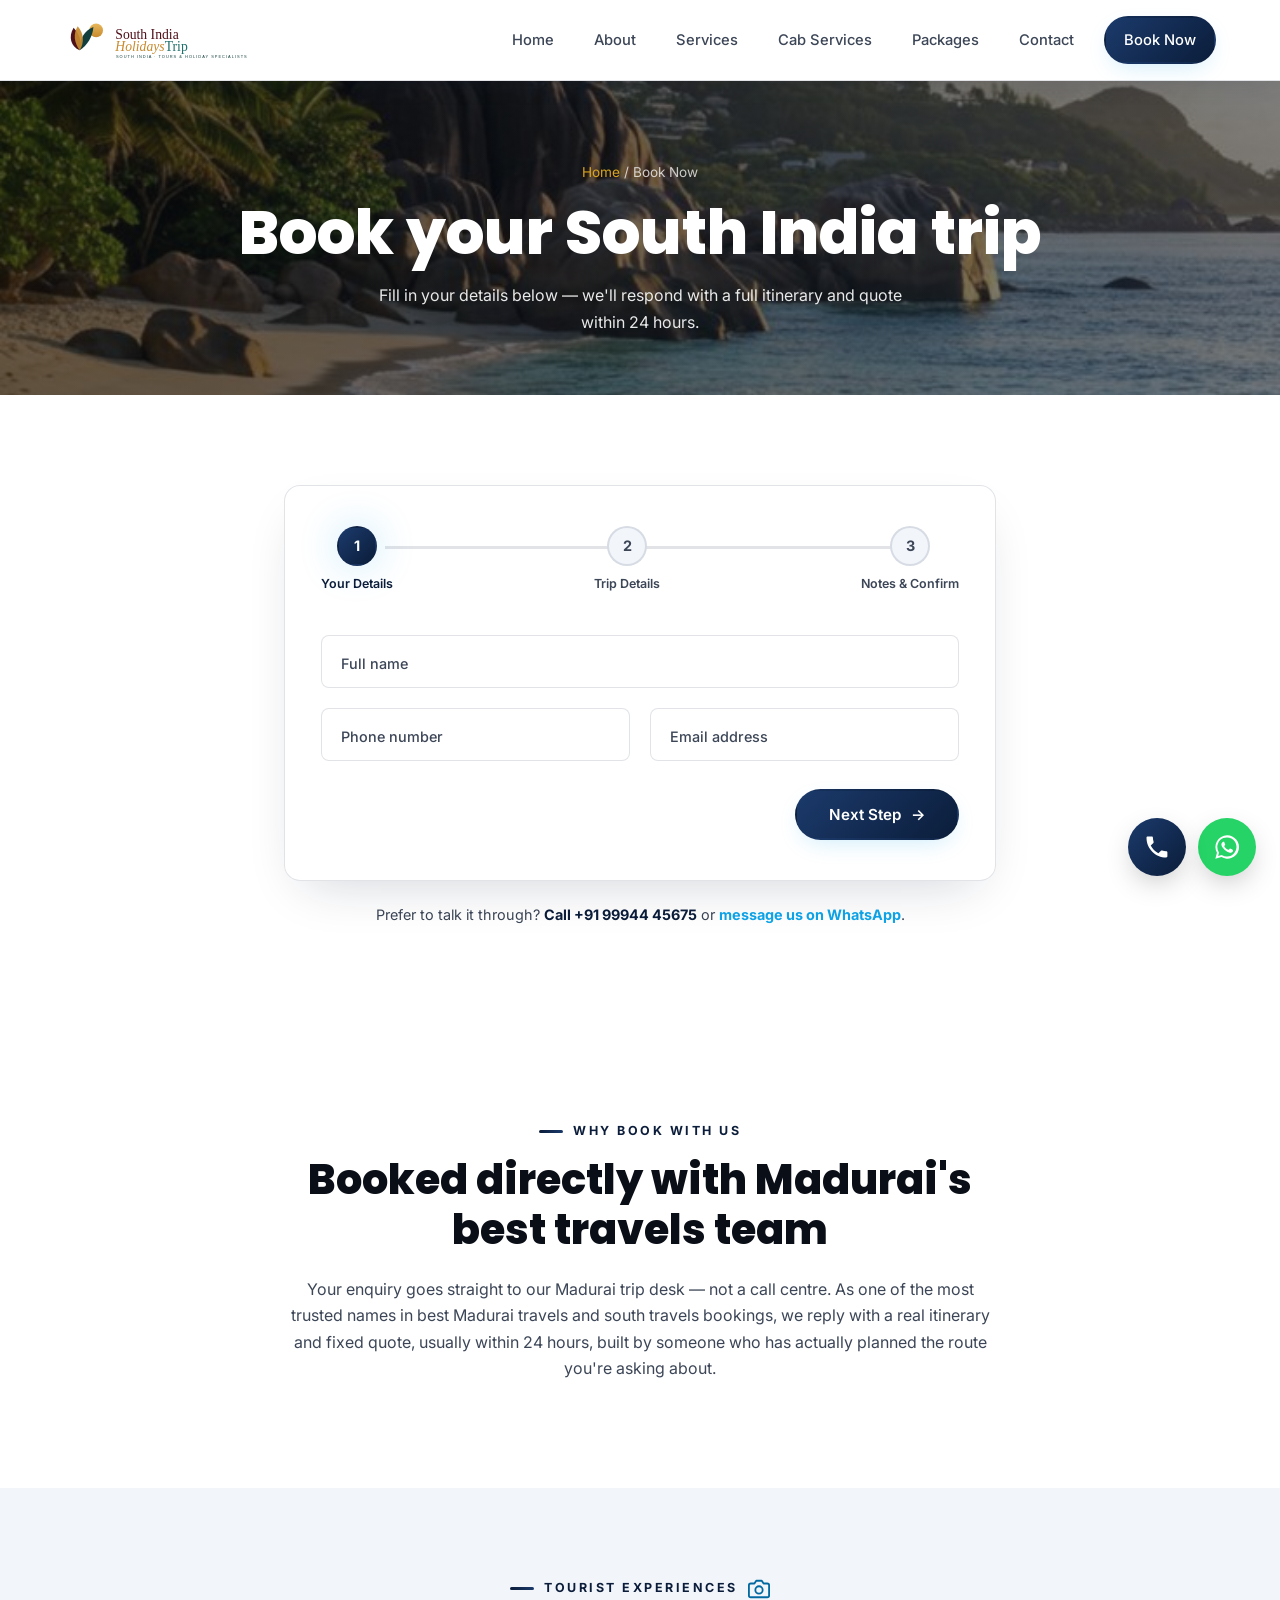
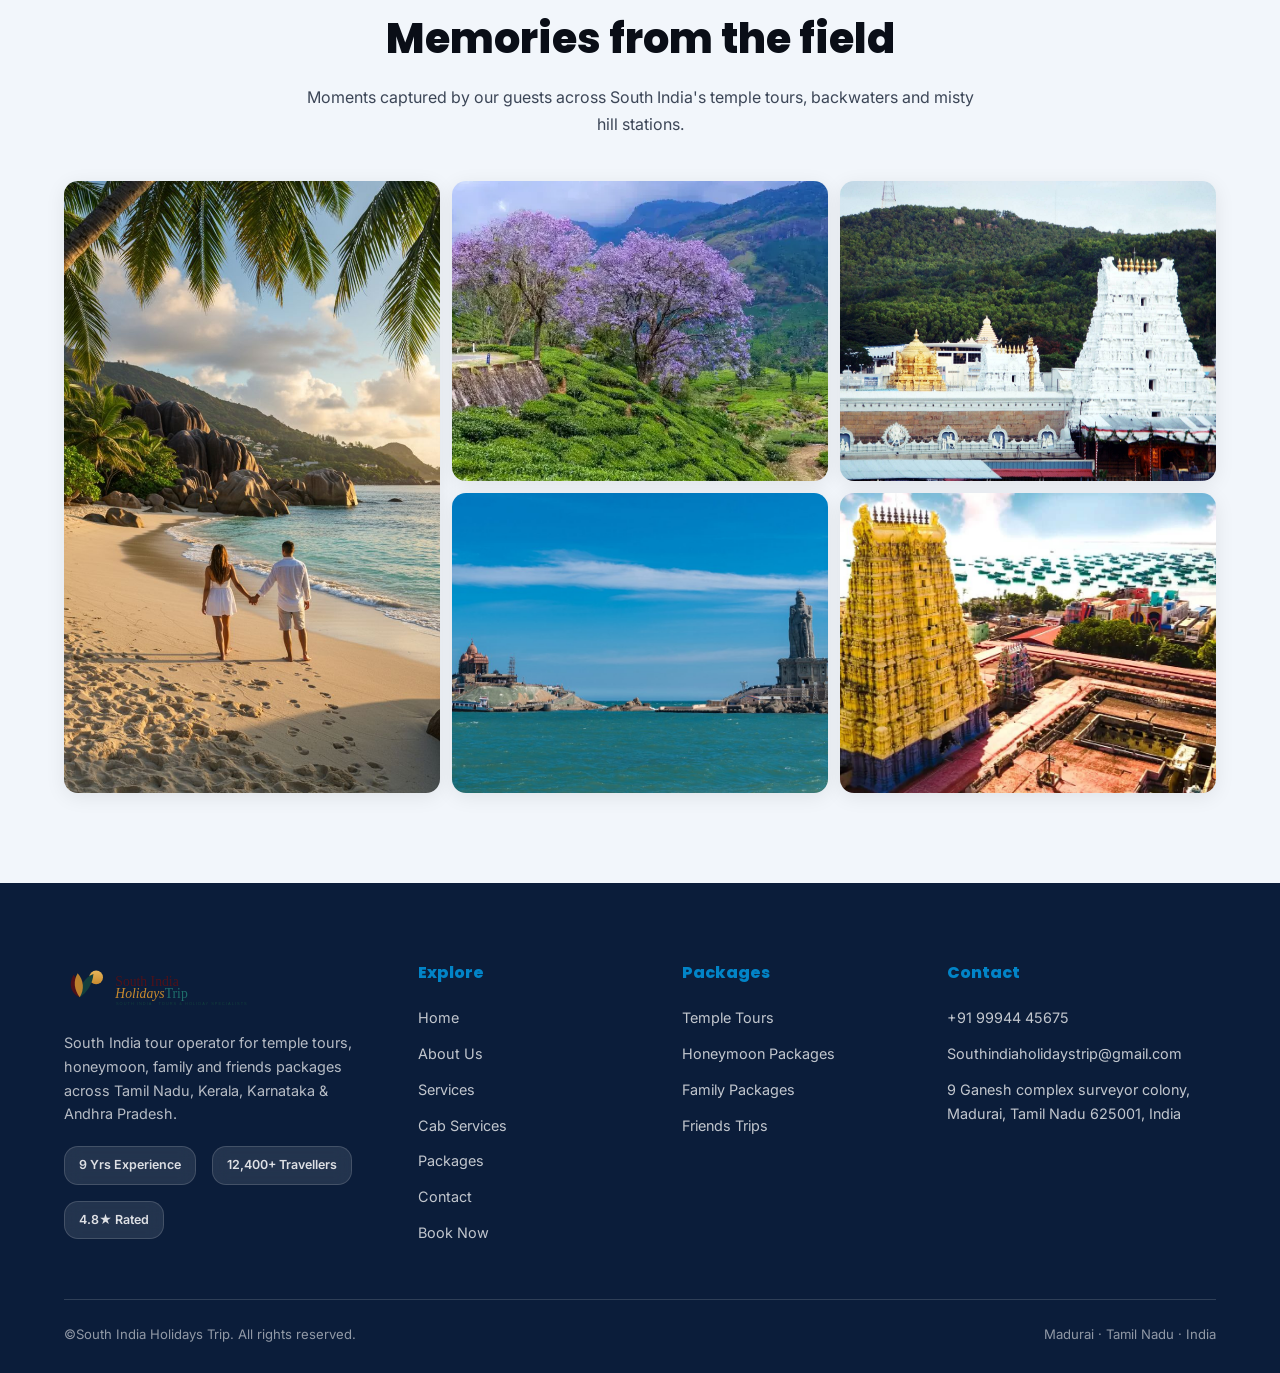
<file: booknow.html>
<!DOCTYPE html>
<html lang="en">

<head>
  <meta charset="UTF-8">
  <meta name="viewport" content="width=device-width, initial-scale=1.0">
  <title>Book Now | Best Madurai Travels - South India Tour Package Booking</title>
  <meta name="description"
    content="Book your South India trip with Madurai's best travels team — temple tour, honeymoon package, family holiday or friends trip. Get a custom south travels quote within 24 hours.">
  <meta name="keywords"
    content="book best madurai travels, book south travels package, book south india tour online, book kerala honeymoon package, book tamil nadu family tour, madurai travels booking">
  <link rel="canonical" href="https://www.southindiaholidaystrip.com/booknow.html">
  <meta name="robots" content="index, follow">
  <meta property="og:type" content="website">
  <meta property="og:site_name" content="South India Holidays Trip">
  <meta property="og:title" content="Book Now | Best Madurai Travels">
  <meta property="og:description"
    content="Get a custom South India itinerary and quote within 24 hours — temple tours, honeymoon, family and friends packages.">
  <meta property="og:image" content="https://www.southindiaholidaystrip.com/images/Meenkshi.webp">
  <meta property="og:url" content="https://www.southindiaholidaystrip.com/booknow.html">
  <meta name="twitter:card" content="summary_large_image">
  <meta name="twitter:title" content="Book Now | Best Madurai Travels">
  <meta name="twitter:description" content="Custom South India trip quotes within 24 hours.">
  <link rel="preconnect" href="https://fonts.googleapis.com">
  <link
    href="https://fonts.googleapis.com/css2?family=Poppins:wght@700;800&family=Inter:wght@400;500;600;700&display=swap"
    rel="stylesheet">
  <link rel="stylesheet" href="css/style.css">
  <script type="application/ld+json">
{
  "@context": "https://schema.org",
  "@type": "BreadcrumbList",
  "itemListElement": [
    {"@type": "ListItem", "position": 1, "name": "Home", "item": "https://www.southindiaholidaystrip.com/index.html"},
    {"@type": "ListItem", "position": 2, "name": "Book Now", "item": "https://www.southindiaholidaystrip.com/booknow.html"}
  ]
}
</script>
</head>

<body class="booknow-page">

  <div class="cursor-dot"></div>
  <div class="cursor-ring"></div>
  <div class="scroll-progress" id="scroll-progress"></div>

  <header class="site-header transparent">
    <div class="nav-wrap">
      <a href="index.html" class="brand">
        <img src="southindiaholidaystrip-logo.svg" alt="Company Logo">
      </a>
      <nav class="nav-links" id="nav-links">
        <a href="index.html">Home</a>
        <a href="about.html">About</a>
        <a href="services.html">Services</a>
        <a href="cabservices.html">Cab Services</a>
        <a href="packages.html">Packages</a>
        <a href="contact.html">Contact</a>
        <a href="booknow.html" class="btn btn-primary nav-cta active">Book Now</a>
      </nav>
      <button class="nav-toggle" id="nav-toggle" aria-label="Toggle menu" aria-expanded="false"><span></span></button>
    </div>
  </header>
  <div class="nav-backdrop" id="nav-backdrop"></div>

  <section class="page-hero">
    <div class="page-hero-bg"><img src="images/honey.jpg" alt="" loading="eager"></div>
    <div class="page-hero-overlay"></div>
    <div class="container">
      <p class="crumb"><a href="index.html" style="color: goldenrod;">Home</a> / Book Now</p>
      <h1>Book your South India trip</h1>
      <p style="max-width:560px;margin:0 auto;color:rgba(255,255,255,.9)">Fill in your details below — we'll respond
        with a full itinerary and quote within 24 hours.</p>
    </div>
  </section>

  <section class="section-light">
    <div class="container" style="max-width:760px">
      <div id="booking-confirm" style="display:none"></div>

      <div class="booking-wizard glass-card" style="padding:40px 36px">
        <div class="booking-progress">
          <div class="progress-fill"></div>
          <div class="progress-step active">
            <div class="step-num">1</div>
            <span>Your Details</span>
          </div>
          <div class="progress-step">
            <div class="step-num">2</div>
            <span>Trip Details</span>
          </div>
          <div class="progress-step">
            <div class="step-num">3</div>
            <span>Notes &amp; Confirm</span>
          </div>
        </div>

        <form id="booking-form" class="booking-wizard-form" novalidate>

          <div class="booking-step active">
            <div class="form-grid">
              <div class="field floating full">
                <input id="bk-name" type="text" required placeholder=" ">
                <label for="bk-name">Full name</label>
              </div>
              <div class="field floating">
                <input id="bk-phone" type="tel" required placeholder=" ">
                <label for="bk-phone">Phone number</label>
              </div>
              <div class="field floating">
                <input id="bk-email" type="email" required placeholder=" ">
                <label for="bk-email">Email address</label>
              </div>
            </div>
            <div class="booking-nav" style="justify-content:flex-end">
              <button type="button" class="btn btn-primary" data-next>Next Step <span class="arrow">→</span></button>
            </div>
          </div>

          <div class="booking-step">
            <div class="form-grid">
              <div class="field">
                <label for="bk-package">Package type</label>
                <select id="bk-package" required>
                  <option value="">Select a package type</option>
                  <option>Temple Tour</option>
                  <option>Honeymoon Package</option>
                  <option>Family Package</option>
                  <option>Friends Trip</option>
                  <option>Custom Itinerary</option>
                </select>
              </div>
              <div class="field">
                <label for="bk-dest">Preferred destination(s)</label>
                <select id="bk-dest">
                  <option value="">Select a destination</option>
                  <option>Madurai &amp; Rameshwaram</option>
                  <option>Thanjavur &amp; Kumbakonam</option>
                  <option>Tirupati</option>
                  <option>Kodaikanal</option>
                  <option>Munnar &amp; Alleppey</option>
                  <option>Kovalam, Kerala</option>
                  <option>Ooty,Nilgiri</option>
                  <option>Kochi &amp; Thekkady</option>
                  <option>Wayanad</option>
                  <option>Pondicherry</option>
                  <option>Coorg,karnataka</option>
                  <option>Your custom package</option>
                </select>
              </div>
              <div class="field">
                <label for="bk-vehicle">Vehicle</label>
                <select id="bk-vehicle">
                  <option value="">Select a vehicle</option>
                  <option value="minibus">Force Urbania</option>
                  <option value="sedan">Sedan(Etios/Dzire) — 4 Seater</option>
                  <option value="suv">SUV (Innova / Crysta) — 6–7 Seater</option>
                  <option value="tempo">Tempo Traveller — 12 Seater</option>
                  <option value="minibus">Mini Bus — 21 Seater</option>
                  <option value="unsure">Your preferred vehicle</option>
                </select>
              </div>
              <div class="field">
                <label for="bk-checkin">Travel start date</label>
                <input id="bk-checkin" type="date">
              </div>
              <div class="field">
                <label for="bk-travellers">Number of travellers</label>
                <input id="bk-travellers" type="number" min="1" placeholder="e.g. 4">
              </div>
            </div>
            <div class="booking-nav">
              <button type="button" class="btn btn-outline" data-prev>← Back</button>
              <button type="button" class="btn btn-primary" data-next>Next Step <span class="arrow">→</span></button>
            </div>
          </div>

          <div class="booking-step">
            <div class="form-grid">
              <div class="field full">
                <label for="bk-notes">Anything else we should know?</label>
                <textarea id="bk-notes"
                  placeholder="Budget range, must-see temples, accessibility needs, etc."></textarea>
              </div>
            </div>
            <div class="booking-nav">
              <button type="button" class="btn btn-outline" data-prev>← Back</button>
              <button type="submit" class="btn btn-gold">Request My Itinerary &amp; Quote</button>
            </div>
          </div>

        </form>
      </div>

      <p class="center" style="margin-top:22px;font-size:.9rem">Prefer to talk it through? <a href="tel:+919994445675"
          style="color:var(--primary-dark);font-weight:700">Call +91 99944 45675</a> or <a
          href="https://wa.me/919994445675" style="color:var(--accent);font-weight:700">message us on WhatsApp</a>.</p>
    </div>
  </section>

  <section class="section-light">
    <div class="container" style="max-width:760px;text-align:center">
      <p class="eyebrow center">Why Book With Us</p>
      <h2>Booked directly with Madurai's best travels team</h2>
      <p>Your enquiry goes straight to our Madurai trip desk — not a call centre. As one of the most trusted names
        in best Madurai travels and south travels bookings, we reply with a real itinerary and fixed quote, usually
        within 24 hours, built by someone who has actually planned the route you're asking about.</p>
    </div>
  </section>

  <section class="section-muted tourist-experiences">
    <div class="container">
      <div class="section-head">
        <p class="eyebrow center">Tourist Experiences</p>
        <h2>Memories from the field</h2>
        <p>Moments captured by our guests across South India's temple tours, backwaters and misty hill stations.</p>
      </div>
      <div class="page-gallery">
        <div class="gallery-item" data-icon="romance">
          <img src="images/honey.jpg" alt="Alleppey  Honey Package" loading="lazy">
          <div class="gallery-caption">
            <div class="caption-header">
              <span class="caption-icon" aria-hidden="true"></span>
              <span class="caption-title">Alleppey</span>
            </div>
            <p class="caption-experience">The backwaters at sunset with my partner — pure magic!</p>
            <div class="caption-footer">
              <span class="caption-author">— Nitin &amp; Preethi</span>
              <span class="caption-stars" aria-label="5 out of 5 stars">★★★★★</span>
            </div>
          </div>
        </div>
        <div class="gallery-item" data-icon="hills">
          <img src="images/munnar.webp" alt="Munnar Tea Hills Tour" loading="lazy">
          <div class="gallery-caption">
            <div class="caption-header">
              <span class="caption-icon" aria-hidden="true"></span>
              <span class="caption-title">Munnar Tea Hills</span>
            </div>
            <p class="caption-experience">Sipping tea amidst the plantations was such a soothing experience.</p>
            <div class="caption-footer">
              <span class="caption-author">— Revathi S.</span>
              <span class="caption-stars" aria-label="5 out of 5 stars">★★★★★</span>
            </div>
          </div>
        </div>
        <div class="gallery-item" data-icon="spiritual">
          <img src="images/thirupathi.jpg" alt="Tirupati Darshan Tour" loading="lazy">
          <div class="gallery-caption">
            <div class="caption-header">
              <span class="caption-icon" aria-hidden="true"></span>
              <span class="caption-title">Tirupati Darshan</span>
            </div>
            <p class="caption-experience">Everything was organized perfectly. We could focus entirely on prayers.</p>
            <div class="caption-footer">
              <span class="caption-author">— Padma K.</span>
              <span class="caption-stars" aria-label="5 out of 5 stars">★★★★★</span>
            </div>
          </div>
        </div>
        <div class="gallery-item" data-icon="coast">
          <img src="images/kanyakumari.jpg" alt="Kanyakumari Coastline Point" loading="lazy">
          <div class="gallery-caption">
            <div class="caption-header">
              <span class="caption-icon" aria-hidden="true"></span>
              <span class="caption-title">Kanyakumari Point</span>
            </div>
            <p class="caption-experience">The confluence of three seas and the Vivekananda Rock were breathtaking.</p>
            <div class="caption-footer">
              <span class="caption-author">— Harish N.</span>
              <span class="caption-stars" aria-label="4 out of 5 stars">★★★★☆</span>
            </div>
          </div>
        </div>
        <div class="gallery-item" data-icon="adventure">
          <img src="images/rameswaram.jpg" alt="Rameshwaram Pamban Bridge" loading="lazy">
          <div class="gallery-caption">
            <div class="caption-header">
              <span class="caption-icon" aria-hidden="true"></span>
              <span class="caption-title">Rameshwaram Pamban Bridge</span>
            </div>
            <p class="caption-experience">Crossing the Pamban Bridge with the sea below was thrilling!</p>
            <div class="caption-footer">
              <span class="caption-author">— Dinesh Family</span>
              <span class="caption-stars" aria-label="5 out of 5 stars">★★★★★</span>
            </div>
          </div>
        </div>
      </div>
    </div>
  </section>

  <footer class="site-footer">
    <div class="container">
      <div class="footer-grid">
        <div class="footer-brand">
          <img src="southindiaholidaystrip-logo.svg" alt="Company Logo">
          <p>South India tour operator for temple tours, honeymoon, family and friends packages across Tamil Nadu,
            Kerala, Karnataka &amp; Andhra Pradesh.</p>
          <div class="trust-badges">
            <span class="trust-badge">9 Yrs Experience</span>
            <span class="trust-badge">12,400+ Travellers</span>
            <span class="trust-badge">4.8★ Rated</span>
          </div>
        </div>
        <div>
          <h4>Explore</h4>
          <a href="index.html">Home</a>
          <a href="about.html">About Us</a>
          <a href="services.html">Services</a>
          <a href="cabservices.html">Cab Services</a>
          <a href="packages.html">Packages</a>
          <a href="contact.html">Contact</a>
          <a href="booknow.html" class="active">Book Now</a>
        </div>
        <div>
          <h4>Packages</h4>
          <a href="packages.html?filter=temple#packages">Temple Tours</a>
          <a href="packages.html?filter=honeymoon#packages">Honeymoon Packages</a>
          <a href="packages.html?filter=family#packages">Family Packages</a>
          <a href="packages.html?filter=friends#packages">Friends Trips</a>
        </div>
        <div>
          <h4>Contact</h4>
          <a href="tel:+919994445675">+91 99944 45675</a>
          <a href="mailto:Southindiaholidaystrip@gmail.com">Southindiaholidaystrip@gmail.com</a>
          <a href="contact.html">9 Ganesh complex surveyor colony, Madurai, Tamil Nadu 625001, India</a>
        </div>
      </div>
      <div class="footer-bottom">
        <span>©South India Holidays Trip. All rights reserved.</span>
        <span>Madurai · Tamil Nadu · India</span>
      </div>
    </div>
  </footer>

  <a class="wa-float" href="https://wa.me/919994445675" target="_blank" rel="noopener" aria-label="Chat on WhatsApp">
    <svg viewBox="0 0 24 24" fill="currentColor">
      <path
        d="M12 2a10 10 0 0 0-8.6 15L2 22l5.2-1.4A10 10 0 1 0 12 2Zm0 18.2a8.2 8.2 0 0 1-4.2-1.1l-.3-.2-3.1.8.8-3-.2-.3A8.2 8.2 0 1 1 12 20.2Zm4.5-6.1c-.2-.1-1.5-.7-1.7-.8s-.4-.1-.5.1-.6.8-.7.9-.3.2-.5.1a6.7 6.7 0 0 1-2-1.2 7.4 7.4 0 0 1-1.4-1.7c-.1-.2 0-.4.1-.5s.2-.3.4-.4a1.6 1.6 0 0 0 .2-.4.4.4 0 0 0 0-.4c-.1-.1-.5-1.3-.7-1.8s-.4-.4-.5-.4h-.5a.9.9 0 0 0-.6.3 2.8 2.8 0 0 0-.9 2.1 4.9 4.9 0 0 0 1 2.5 11.2 11.2 0 0 0 4.3 3.8c.6.2 1 .4 1.4.5a3.4 3.4 0 0 0 1.5.1 2.4 2.4 0 0 0 1.6-1.1 1.9 1.9 0 0 0 .1-1.1c-.1-.1-.2-.2-.4-.3Z" />
    </svg>
  </a>
  <a class="call-float" href="tel:+919994445675" aria-label="Call us">
    <svg viewBox="0 0 24 24" fill="currentColor">
      <path
        d="M6.6 10.8c1.4 2.8 3.8 5.1 6.6 6.6l2.2-2.2c.3-.3.7-.4 1-.2 1.1.4 2.3.6 3.5.6.6 0 1 .4 1 1V20c0 .6-.4 1-1 1C10.6 21 3 13.4 3 4c0-.6.4-1 1-1h3.5c.6 0 1 .4 1 1 0 1.2.2 2.4.6 3.5.1.4 0 .8-.2 1L6.6 10.8Z" />
    </svg>
  </a>
  <button class="to-top" id="to-top" aria-label="Back to top">
    <svg viewBox="0 0 24 24" fill="none">
      <path d="M12 19V5M5 12l7-7 7 7" stroke="currentColor" stroke-width="2.4" stroke-linecap="round"
        stroke-linejoin="round" />
    </svg>
  </button>

  <script src="js/main.js"></script>
  <script>
    (function () {
      var vehicle = new URLSearchParams(window.location.search).get('vehicle');
      var select = document.getElementById('bk-vehicle');
      if (vehicle && select) {
        var match = select.querySelector('option[value="' + vehicle + '"]');
        if (match) select.value = vehicle;
      }
    })();
  </script>
</body>

</html>
</file>
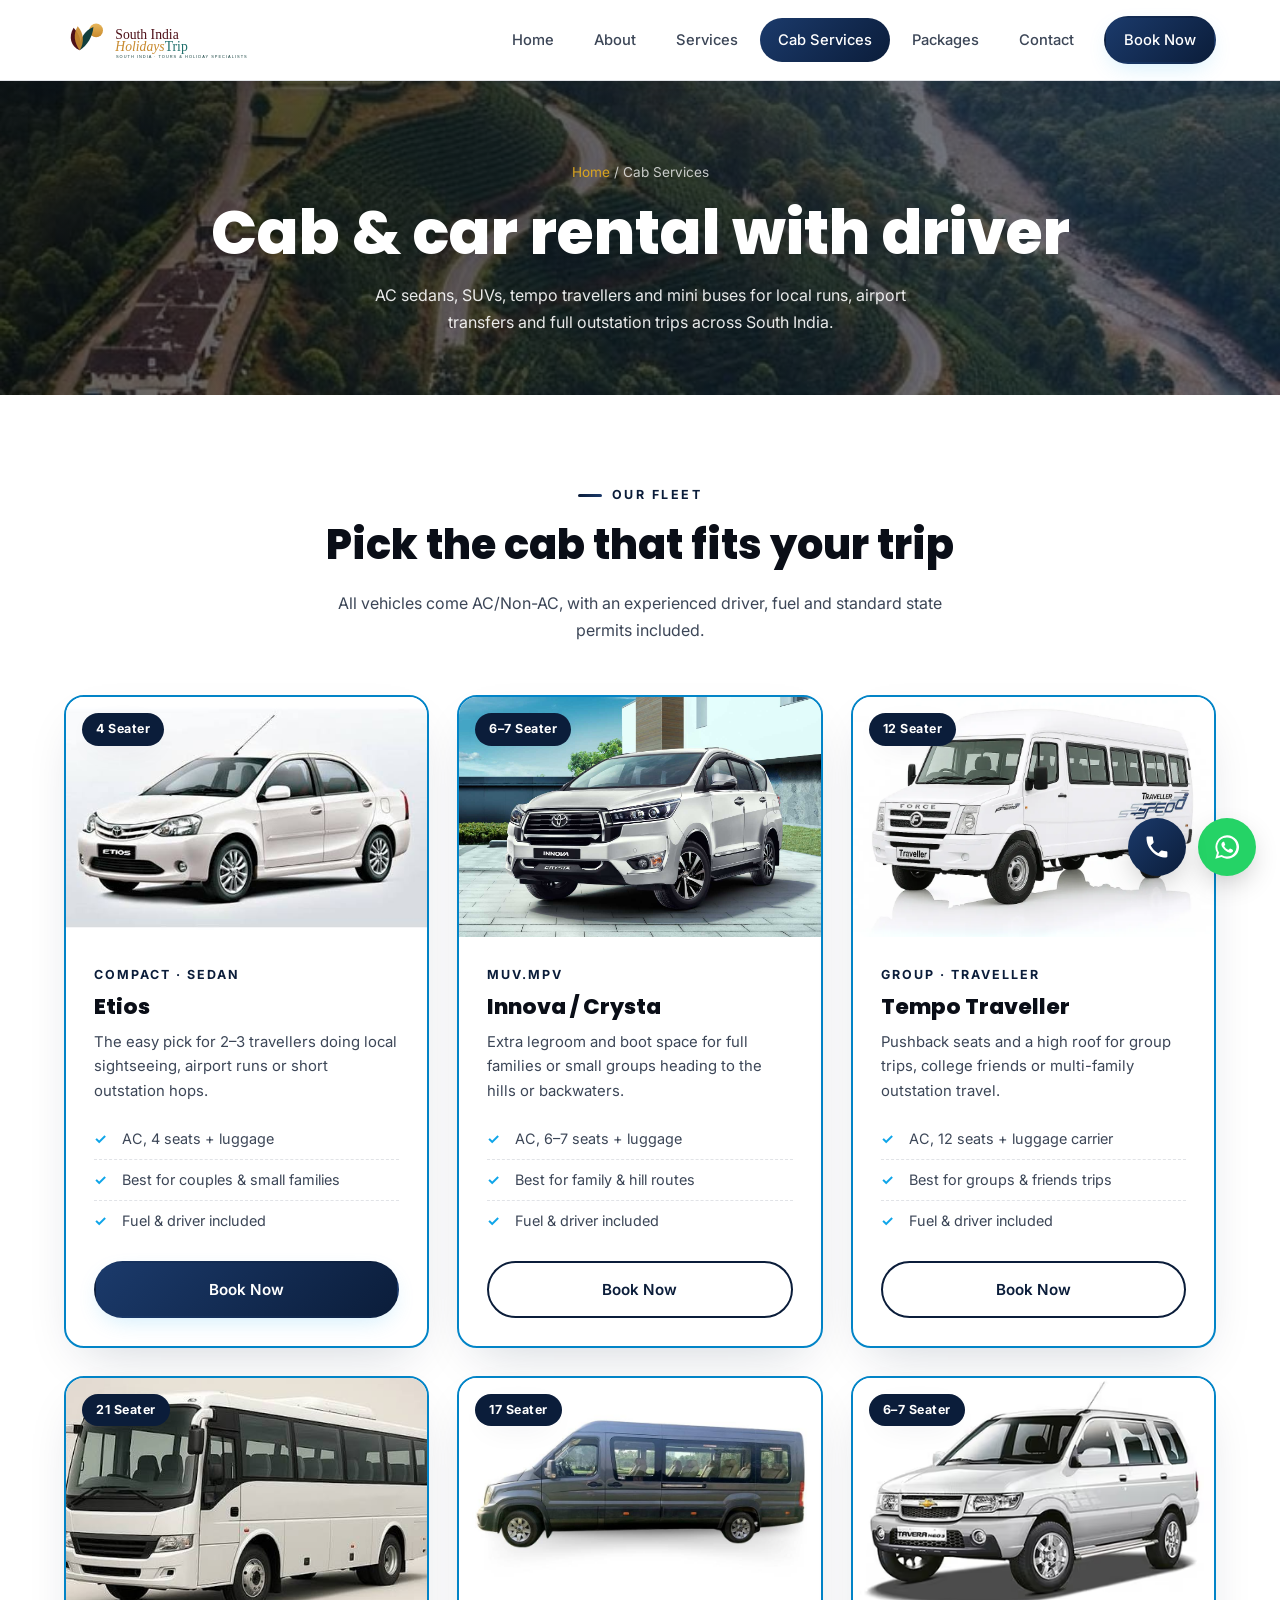
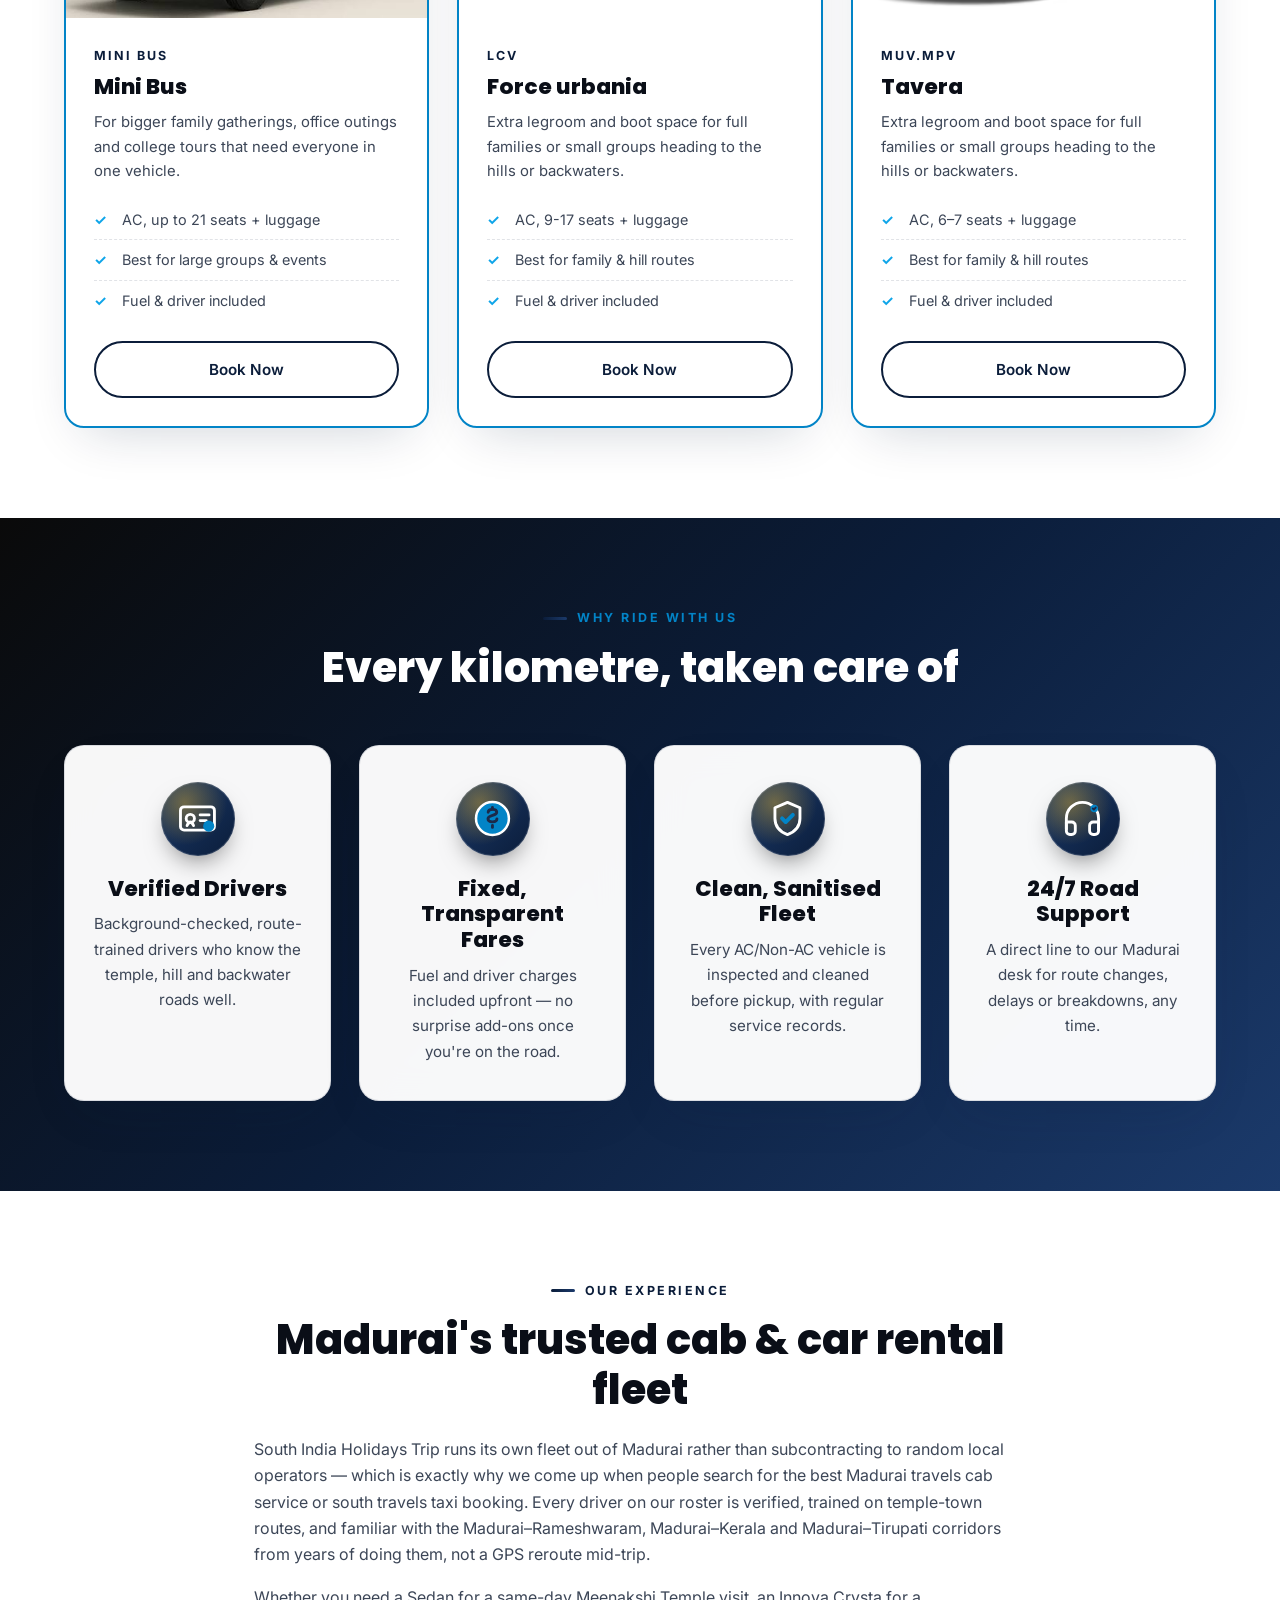
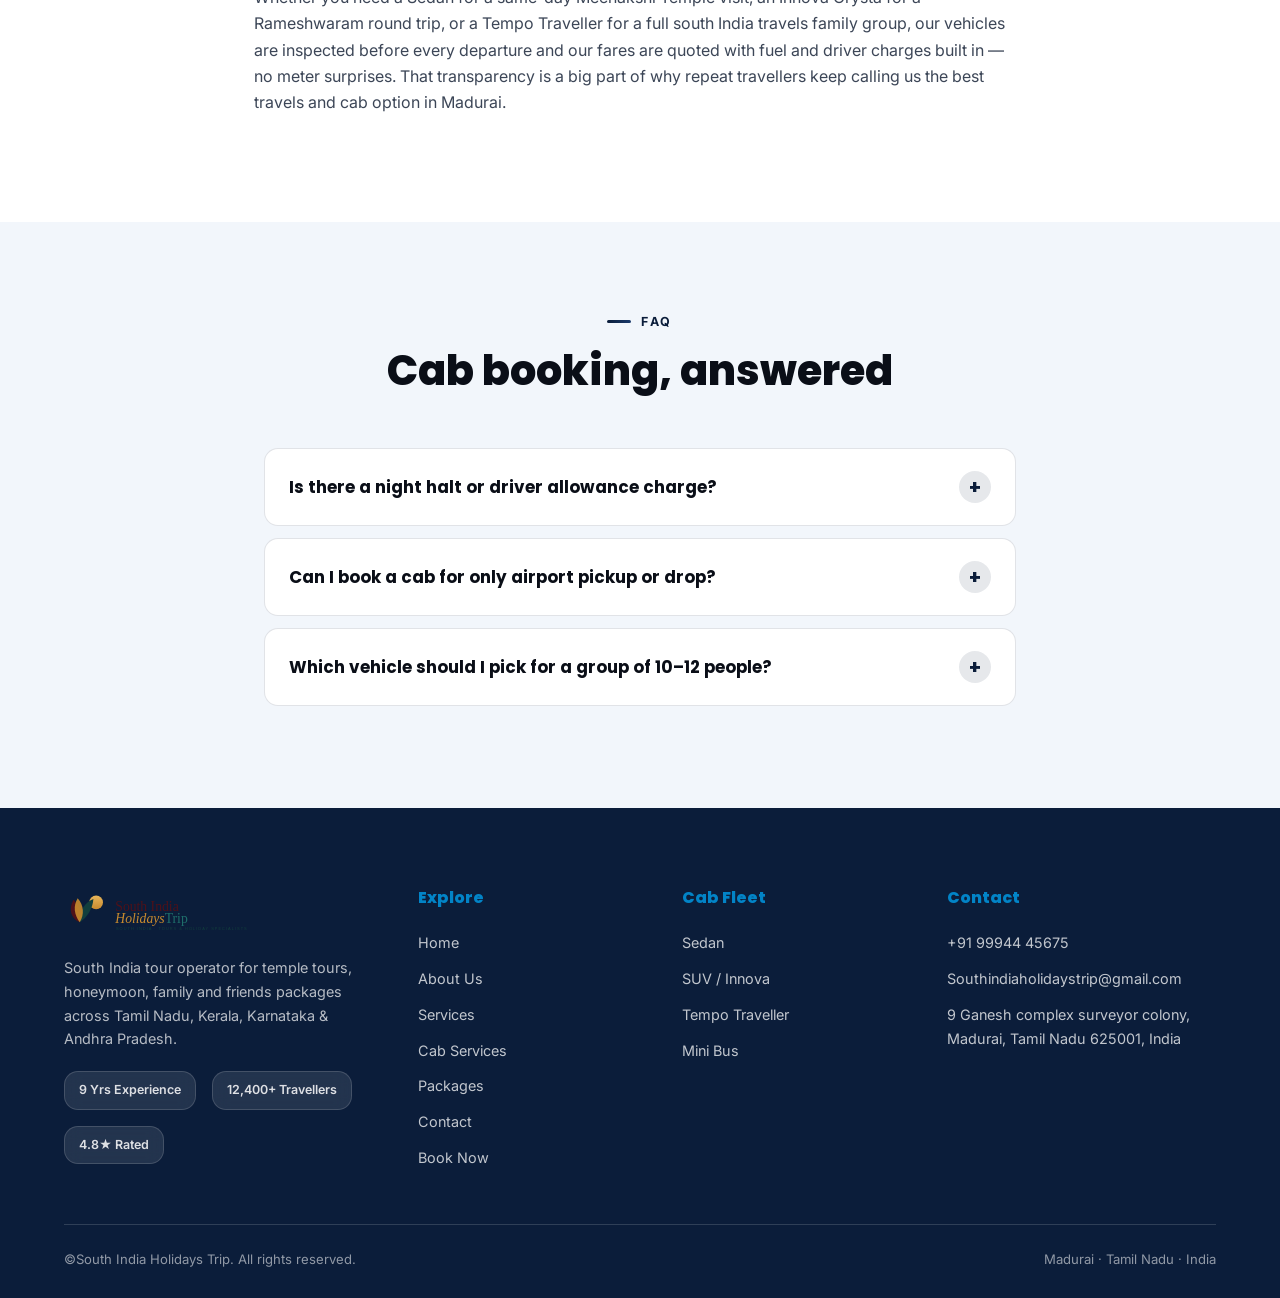
<file: cabservices.html>
<!DOCTYPE html>
<html lang="en">

<head>
  <meta charset="UTF-8">
  <meta name="viewport" content="width=device-width, initial-scale=1.0">
  <title>Madurai Cab &amp; Taxi Service | Best Madurai Travels Car Rental with Driver</title>
  <meta name="description"
    content="Book AC cabs with driver from Madurai for Rameshwaram, Kerala, Tirupati &amp; South India sightseeing — Sedan, SUV, Tempo Traveller and Mini Bus. Best Madurai travels fleet, fixed pricing.">
  <meta name="keywords"
    content="madurai cab service, best madurai travels taxi, south travels cab rental, madurai taxi booking, outstation cab madurai, rameshwaram taxi, kerala cab service, innova rental madurai, tempo traveller rental south india">
  <meta name="robots" content="index, follow">
  <link rel="canonical" href="https://www.southindiaholidaystrip.com/cabservices.html">

  <meta property="og:type" content="website">
  <meta property="og:site_name" content="South India Holidays Trip">
  <meta property="og:title" content="Madurai Cab &amp; Taxi Service | Best Madurai Travels">
  <meta property="og:description"
    content="Sedan, SUV, Tempo Traveller and Mini Bus — AC vehicles with verified drivers for local, outstation and airport trips across South India.">
  <meta property="og:image" content="https://www.southindiaholidaystrip.com/images/innova.jpg">
  <meta property="og:url" content="https://www.southindiaholidaystrip.com/cabservices.html">
  <meta name="twitter:card" content="summary_large_image">
  <meta name="twitter:title" content="Madurai Cab &amp; Taxi Service | Best Madurai Travels">
  <meta name="twitter:description" content="AC cabs with driver for Madurai, Rameshwaram, Kerala &amp; Tirupati trips.">

  <script type="application/ld+json">
{
  "@context": "https://schema.org",
  "@type": "Service",
  "serviceType": "Taxi and Cab Rental Service",
  "provider": {
    "@type": "LocalBusiness",
    "name": "South India Holidays Trip",
    "alternateName": "Best Madurai Travels",
    "address": {
      "@type": "PostalAddress",
      "streetAddress": "9 Ganesh Complex, Surveyor Colony",
      "addressLocality": "Madurai",
      "addressRegion": "Tamil Nadu",
      "postalCode": "625001",
      "addressCountry": "IN"
    },
    "telephone": "+91-99944-45675"
  },
  "areaServed": ["Madurai", "Rameshwaram", "Kerala", "Tirupati", "South India"],
  "offers": {
    "@type": "Offer",
    "priceCurrency": "INR",
    "description": "AC and Non-AC cab rentals for local and outstation trips"
  }
}
</script>
  <script type="application/ld+json">
{
  "@context": "https://schema.org",
  "@type": "BreadcrumbList",
  "itemListElement": [
    {"@type": "ListItem", "position": 1, "name": "Home", "item": "https://www.southindiaholidaystrip.com/index.html"},
    {"@type": "ListItem", "position": 2, "name": "Cab Services", "item": "https://www.southindiaholidaystrip.com/cabservices.html"}
  ]
}
</script>
  <script type="application/ld+json">
{
  "@context": "https://schema.org",
  "@type": "FAQPage",
  "mainEntity": [
    {"@type":"Question","name":"Is fuel included in the cab fare?","acceptedAnswer":{"@type":"Answer","text":"Yes, all quoted fares include fuel and driver charges. Only inter-state permit and toll/parking are billed separately where applicable."}},
    {"@type":"Question","name":"Is there a night halt or driver allowance charge?","acceptedAnswer":{"@type":"Answer","text":"For outstation trips where the driver stays overnight, a fixed night halt allowance applies and is shared upfront in your quote."}},
    {"@type":"Question","name":"Can I book a cab for only airport pickup or drop?","acceptedAnswer":{"@type":"Answer","text":"Yes, one-way airport pickup and drop is available on all vehicle categories in addition to full-day and outstation rentals."}},
    {"@type":"Question","name":"Which vehicle should I pick for a group of 10-12 people?","acceptedAnswer":{"@type":"Answer","text":"A Tempo Traveller comfortably seats 12 with luggage space, and is the most common pick for group and family trips of that size."}}
  ]
}
</script>
  <link rel="preconnect" href="https://fonts.googleapis.com">
  <link
    href="https://fonts.googleapis.com/css2?family=Poppins:wght@700;800&family=Inter:wght@400;500;600;700&display=swap"
    rel="stylesheet">
  <link rel="stylesheet" href="css/style.css">
  <style>
    .icon-wrap svg {
      width: 100%;
      height: 100%;
      stroke: currentColor;
      fill: none;
      stroke-width: 1.6;
      stroke-linecap: round;
      stroke-linejoin: round;
    }

    .vehicle-art {
      position: relative;
      overflow: hidden;
    }

    .vehicle-art img {
      width: 100%;
      height: 100%;
      object-fit: cover;
      display: block;
    }

    .seat-chip {
      position: absolute;
      top: 16px;
      left: 16px;
      background: var(--primary-dark);
      color: #fff;
      font-size: .78rem;
      font-weight: 700;
      letter-spacing: .5px;
      padding: 6px 14px;
      border-radius: var(--radius-pill);
      z-index: 2;
      box-shadow: var(--shadow-soft);
    }

    .fare-note {
      font-size: .82rem;
      color: var(--text-soft);
      text-align: center;
      max-width: 640px;
      margin: 18px auto 0;
    }

    /* ---- Enhanced "Why Ride With Us" icons ---- */
    .trust-grid .icon-wrap {
      width: 74px;
      height: 74px;
      border-radius: 50%;
      background:
        radial-gradient(circle at 32% 28%, rgba(251, 191, 36, .38), transparent 58%),
        linear-gradient(135deg, var(--primary), var(--primary-dark));
      box-shadow: 0 12px 26px -10px rgba(0, 0, 0, .55), inset 0 0 0 1px rgba(255, 255, 255, .14);
      position: relative;
    }

    .trust-grid .icon-wrap svg {
      width: 58%;
      height: 58%;
    }

    .trust-grid .icon-wrap .accent {
      stroke: var(--luxury);
    }

    .trust-grid .icon-wrap .accent-fill {
      fill: var(--luxury);
      stroke: none;
    }

    .trust-grid .glass-card:hover .icon-wrap {
      box-shadow: 0 16px 32px -10px rgba(0, 0, 0, .6), inset 0 0 0 1px rgba(255, 255, 255, .22);
    }
  </style>
</head>

<body>



  <div class="cursor-dot"></div>
  <div class="cursor-ring"></div>
  <div class="scroll-progress" id="scroll-progress"></div>

  <header class="site-header transparent">
    <div class="nav-wrap">
      <a href="index.html" class="brand">
        <img src="southindiaholidaystrip-logo.svg" alt="Company Logo">
      </a>
      <nav class="nav-links" id="nav-links">
        <a href="index.html">Home</a>
        <a href="about.html">About</a>
        <a href="services.html">Services</a>
        <a href="cabservices.html" class="active">Cab Services</a>
        <a href="packages.html">Packages</a>
        <a href="contact.html">Contact</a>
        <a href="booknow.html" class="btn btn-primary nav-cta">Book Now</a>
      </nav>
      <button class="nav-toggle" id="nav-toggle" aria-label="Toggle menu" aria-expanded="false"><span></span></button>
    </div>
  </header>
  <div class="nav-backdrop" id="nav-backdrop"></div>

  <section class="page-hero">
    <div class="page-hero-bg"><img src="images/coorg.jpg" alt="" loading="eager"></div>
    <div class="page-hero-overlay"></div>
    <div class="container">
      <p class="crumb"><a href="index.html" style="color:goldenrod">Home</a> / Cab Services</p>
      <h1>Cab &amp; car rental with driver</h1>
      <p style="max-width:560px;margin:0 auto;color:rgba(255,255,255,.9)">AC sedans, SUVs, tempo travellers and mini
        buses for local runs, airport transfers and full outstation trips across South India.</p>
    </div>
  </section>


  <section class="section-light" id="fleet">
    <div class="container">
      <div class="section-head">
        <p class="eyebrow center">Our Fleet</p>
        <h2>Pick the cab that fits your trip</h2>
        <p>All vehicles come AC/Non-AC, with an experienced driver, fuel and standard state permits included.</p>
      </div>
      <div class="grid grid-3">

        <div class="tier-card reveal featured" data-cab-type="sedan" data-tilt>
          <div class="art vehicle-art">
            <span class="seat-chip">4 Seater</span>
            <img src="images/etios.jpg" alt="Sedan cab - Dzire or Etios" loading="lazy">
          </div>
          <div class="card-body">
            <span class="tier-label">Compact · Sedan</span>
            <h3>Etios</h3>
            <p>The easy pick for 2–3 travellers doing local sightseeing, airport runs or short outstation hops.</p>
            <ul>
              <li>AC, 4 seats + luggage</li>
              <li>Best for couples &amp; small families</li>
              <li>Fuel &amp; driver included</li>
            </ul>
            <div class="card-actions">
              <a href="booknow.html?vehicle=sedan" class="btn btn-primary">Book Now</a>
            </div>
          </div>
        </div>

        <div class="tier-card reveal featured" data-cab-type="suv" data-tilt>
          <div class="art vehicle-art">
            <span class="seat-chip">6–7 Seater</span>
            <img src="images/innova.jpg" alt="SUV cab - Innova or Crysta" loading="lazy">
          </div>
          <div class="card-body">
            <span class="tier-label">MUV.MPV</span>
            <h3> Innova / Crysta</h3>
            <p>Extra legroom and boot space for full families or small groups heading to the hills or backwaters.</p>
            <ul>
              <li>AC, 6–7 seats + luggage</li>
              <li>Best for family &amp; hill routes</li>
              <li>Fuel &amp; driver included</li>
            </ul>
            <div class="card-actions">
              <a href="booknow.html?vehicle=suv" class="btn btn-outline">Book Now</a>
            </div>
          </div>
        </div>

        <div class="tier-card reveal featured" data-cab-type="tempo" data-tilt>
          <div class="art vehicle-art">
            <span class="seat-chip">12 Seater</span>
            <img src="images/tempo.webp" alt="Tempo Traveller - 12 seater van" loading="lazy">
          </div>
          <div class="card-body">
            <span class="tier-label">Group · Traveller</span>
            <h3>Tempo Traveller</h3>
            <p>Pushback seats and a high roof for group trips, college friends or multi-family outstation travel.</p>
            <ul>
              <li>AC, 12 seats + luggage carrier</li>
              <li>Best for groups &amp; friends trips</li>
              <li>Fuel &amp; driver included</li>
            </ul>
            <div class="card-actions">
              <a href="booknow.html?vehicle=tempo" class="btn btn-outline">Book Now</a>
            </div>
          </div>
        </div>

        <div class="tier-card reveal featured" data-cab-type="minibus" data-tilt>
          <div class="art vehicle-art">
            <span class="seat-chip">21 Seater</span>
            <img src="images/mini-bus.jpg" alt="Mini bus - 21 seater" loading="lazy">
          </div>
          <div class="card-body">
            <span class="tier-label">Mini Bus</span>
            <h3>Mini Bus</h3>
            <p>For bigger family gatherings, office outings and college tours that need everyone in one vehicle.</p>
            <ul>
              <li>AC, up to 21 seats + luggage</li>
              <li>Best for large groups &amp; events</li>
              <li>Fuel &amp; driver included</li>
            </ul>
            <div class="card-actions">
              <a href="booknow.html?vehicle=minibus" class="btn btn-outline">Book Now</a>
            </div>
          </div>
        </div>

        <div class="tier-card reveal featured" data-cab-type="minibus" data-tilt>
          <div class="art vehicle-art">
            <span class="seat-chip">17 Seater</span>
            <img src="images/urbania.jpg" alt="LCV cab - Force urbania" loading="lazy">
          </div>
          <div class="card-body">
            <span class="tier-label">LCV</span>
            <h3>Force urbania</h3>
            <p>Extra legroom and boot space for full families or small groups heading to the hills or backwaters.</p>
            <ul>
              <li>AC, 9-17 seats + luggage</li>
              <li>Best for family &amp; hill routes</li>
              <li>Fuel &amp; driver included</li>
            </ul>
            <div class="card-actions">
              <a href="booknow.html?vehicle=suv" class="btn btn-outline">Book Now</a>
            </div>
          </div>
        </div>
        <div class="tier-card reveal featured" data-cab-type="suv" data-tilt>
          <div class="art vehicle-art">
            <span class="seat-chip">6–7 Seater</span>
            <img src="images/tavera.avif" alt="SUV cab - Tavera" loading="lazy">
          </div>
          <div class="card-body">
            <span class="tier-label">MUV.MPV</span>
            <h3>Tavera</h3>
            <p>Extra legroom and boot space for full families or small groups heading to the hills or backwaters.</p>
            <ul>
              <li>AC, 6–7 seats + luggage</li>
              <li>Best for family &amp; hill routes</li>
              <li>Fuel &amp; driver included</li>
            </ul>
            <div class="card-actions">
              <a href="booknow.html?vehicle=suv" class="btn btn-outline">Book Now</a>
            </div>
          </div>
        </div>
      </div>
    </div>
  </section>

  <section class="section-gradient">
    <div class="container">
      <div class="section-head">
        <p class="eyebrow center" style="color:var(--luxury)">Why Ride With Us</p>
        <h2 style="color:#fff">Every kilometre, taken care of</h2>
      </div>
      <div class="grid grid-4 trust-grid">
        <div class="glass-card reveal" data-tilt>
          <div class="icon-wrap">
            <svg viewBox="0 0 24 24" fill="none" stroke="#fff" stroke-width="1.7" stroke-linecap="round"
              stroke-linejoin="round">
              <rect x="2.5" y="5.5" width="19" height="13" rx="2" />
              <circle cx="8" cy="12" r="2.3" />
              <path d="M6.2 16c.5-1.3 1.6-2 1.8-2s1.3.7 1.8 2" />
              <path d="M13.5 10h5M13.5 13.2h3.4" />
              <circle class="accent-fill" cx="18.3" cy="16.3" r="3.1" stroke="#fff" stroke-width="1" />
              <path class="accent" d="M16.9 16.3l1 1 1.8-2" stroke="#1B2A4A" stroke-width="1.6" fill="none" />
            </svg>
          </div>
          <h3>Verified Drivers</h3>
          <p>Background-checked, route-trained drivers who know the temple, hill and backwater roads well.</p>
        </div>
        <div class="glass-card reveal" data-tilt>
          <div class="icon-wrap">
            <svg viewBox="0 0 24 24" fill="none" stroke="#fff" stroke-width="1.7" stroke-linecap="round"
              stroke-linejoin="round">
              <circle class="accent-fill" cx="12" cy="12" r="9.2" stroke="none" />
              <circle cx="12" cy="12" r="9.2" stroke="#fff" stroke-width="1.4" fill="none" />
              <path d="M9.6 8.6c0-1 1-1.7 2.4-1.7s2.4.6 2.4 1.6c0 2.2-4.9 1.3-4.9 3.7 0 1 1 1.7 2.5 1.7s2.5-.7 2.5-1.7"
                stroke="#1B2A4A" stroke-width="1.6" />
              <path d="M12 5.8v1M12 15.9v1.1" stroke="#1B2A4A" stroke-width="1.6" />
            </svg>
          </div>
          <h3>Fixed, Transparent Fares</h3>
          <p>Fuel and driver charges included upfront — no surprise add-ons once you're on the road.</p>
        </div>
        <div class="glass-card reveal" data-tilt>
          <div class="icon-wrap">
            <svg viewBox="0 0 24 24" fill="none" stroke="#fff" stroke-width="1.7" stroke-linecap="round"
              stroke-linejoin="round">
              <path d="M12 3l7 3v6c0 4.5-3 7.5-7 9-4-1.5-7-4.5-7-9V6z" />
              <path class="accent" d="M9 12l2 2 4-4" stroke-width="2.2" />
            </svg>
          </div>
          <h3>Clean, Sanitised Fleet</h3>
          <p>Every AC/Non-AC vehicle is inspected and cleaned before pickup, with regular service records.</p>
        </div>
        <div class="glass-card reveal" data-tilt>
          <div class="icon-wrap">
            <svg viewBox="0 0 24 24" fill="none" stroke="#fff" stroke-width="1.7" stroke-linecap="round"
              stroke-linejoin="round">
              <path d="M3 18v-6a9 9 0 0 1 18 0v6" />
              <path d="M21 19a2 2 0 0 1-2 2h-1a2 2 0 0 1-2-2v-3a2 2 0 0 1 2-2h3z" />
              <path d="M3 19a2 2 0 0 0 2 2h1a2 2 0 0 0 2-2v-3a2 2 0 0 0-2-2H3z" />
              <circle class="accent-fill" cx="18.6" cy="6.4" r="2.1" stroke="#fff" stroke-width=".8" />
              <path d="M17.8 6.4l.6.6 1-1.1" stroke="#1B2A4A" stroke-width="1.1" fill="none" />
            </svg>
          </div>
          <h3>24/7 Road Support</h3>
          <p>A direct line to our Madurai desk for route changes, delays or breakdowns, any time.</p>
        </div>
      </div>
    </div>
  </section>

  <section class="section-light">
    <div class="container" style="max-width:820px">
      <p class="eyebrow center">Our Experience</p>
      <h2 style="text-align:center">Madurai's trusted cab &amp; car rental fleet</h2>
      <p>South India Holidays Trip runs its own fleet out of Madurai rather than subcontracting to random local
        operators — which is exactly why we come up when people search for the best Madurai travels cab service or
        south travels taxi booking. Every driver on our roster is verified, trained on temple-town routes, and
        familiar with the Madurai–Rameshwaram, Madurai–Kerala and Madurai–Tirupati corridors from years of doing
        them, not a GPS reroute mid-trip.</p>
      <p>Whether you need a Sedan for a same-day Meenakshi Temple visit, an Innova Crysta for a Rameshwaram round
        trip, or a Tempo Traveller for a full south India travels family group, our vehicles are inspected before
        every departure and our fares are quoted with fuel and driver charges built in — no meter surprises. That
        transparency is a big part of why repeat travellers keep calling us the best travels and cab option in
        Madurai.</p>
    </div>
  </section>

  <section class="section-muted">
    <div class="container" style="max-width:800px">
      <div class="section-head">
        <p class="eyebrow center">FAQ</p>
        <h2>Cab booking, answered</h2>
      </div>

      <div class="faq-list">
        <div class="accordion-item">
          <button aria-expanded="false">Is there a night halt or driver allowance charge?<span
              class="plus">+</span></button>
          <div class="panel">
            <p>For outstation trips where the driver stays overnight, a fixed night halt allowance applies and is
              shared upfront in your quote.</p>
          </div>
        </div>
        <div class="accordion-item">
          <button aria-expanded="false">Can I book a cab for only airport pickup or drop?<span
              class="plus">+</span></button>
          <div class="panel">
            <p>Yes, one-way airport pickup and drop is available on all vehicle categories in addition to full-day
              and outstation rentals.</p>
          </div>
        </div>
        <div class="accordion-item">
          <button aria-expanded="false">Which vehicle should I pick for a group of 10–12 people?<span
              class="plus">+</span></button>
          <div class="panel">
            <p>A Tempo Traveller comfortably seats 12 with luggage space, and is the most common pick for group and
              family trips of that size.</p>
          </div>
        </div>
      </div>
    </div>
  </section>

  <footer class="site-footer">
    <div class="container">
      <div class="footer-grid">
        <div class="footer-brand">
          <img src="southindiaholidaystrip-logo.svg" alt="Company Logo">
          <p>South India tour operator for temple tours, honeymoon, family and friends packages across Tamil Nadu,
            Kerala, Karnataka &amp; Andhra Pradesh.</p>
          <div class="trust-badges">
            <span class="trust-badge">9 Yrs Experience</span>
            <span class="trust-badge">12,400+ Travellers</span>
            <span class="trust-badge">4.8★ Rated</span>
          </div>
        </div>
        <div>
          <h4>Explore</h4>
          <a href="index.html">Home</a>
          <a href="about.html">About Us</a>
          <a href="services.html">Services</a>
          <a href="cabservices.html" class="active">Cab Services</a>
          <a href="packages.html">Packages</a>
          <a href="contact.html">Contact</a>
          <a href="booknow.html">Book Now</a>
        </div>
        <div>
          <h4>Cab Fleet</h4>
          <a href="booknow.html?vehicle=sedan">Sedan</a>
          <a href="booknow.html?vehicle=suv">SUV / Innova</a>
          <a href="booknow.html?vehicle=tempo">Tempo Traveller</a>
          <a href="booknow.html?vehicle=minibus">Mini Bus</a>
        </div>
        <div>
          <h4>Contact</h4>
          <a href="tel:+919994445675">+91 99944 45675</a>
          <a href="mailto:Southindiaholidaystrip@gmail.com">Southindiaholidaystrip@gmail.com</a>
          <a href="contact.html">9 Ganesh complex surveyor colony, Madurai, Tamil Nadu 625001, India</a>
        </div>
      </div>
      <div class="footer-bottom">
        <span>©South India Holidays Trip. All rights reserved.</span>
        <span>Madurai · Tamil Nadu · India</span>
      </div>
    </div>
  </footer>

  <a class="wa-float" href="https://wa.me/919994445675" target="_blank" rel="noopener" aria-label="Chat on WhatsApp">
    <svg viewBox="0 0 24 24" fill="currentColor">
      <path
        d="M12 2a10 10 0 0 0-8.6 15L2 22l5.2-1.4A10 10 0 1 0 12 2Zm0 18.2a8.2 8.2 0 0 1-4.2-1.1l-.3-.2-3.1.8.8-3-.2-.3A8.2 8.2 0 1 1 12 20.2Zm4.5-6.1c-.2-.1-1.5-.7-1.7-.8s-.4-.1-.5.1-.6.8-.7.9-.3.2-.5.1a6.7 6.7 0 0 1-2-1.2 7.4 7.4 0 0 1-1.4-1.7c-.1-.2 0-.4.1-.5s.2-.3.4-.4a1.6 1.6 0 0 0 .2-.4.4.4 0 0 0 0-.4c-.1-.1-.5-1.3-.7-1.8s-.4-.4-.5-.4h-.5a.9.9 0 0 0-.6.3 2.8 2.8 0 0 0-.9 2.1 4.9 4.9 0 0 0 1 2.5 11.2 11.2 0 0 0 4.3 3.8c.6.2 1 .4 1.4.5a3.4 3.4 0 0 0 1.5.1 2.4 2.4 0 0 0 1.6-1.1 1.9 1.9 0 0 0 .1-1.1c-.1-.1-.2-.2-.4-.3Z" />
    </svg>
  </a>
  <a class="call-float" href="tel:+919994445675" aria-label="Call us">
    <svg viewBox="0 0 24 24" fill="currentColor">
      <path
        d="M6.6 10.8c1.4 2.8 3.8 5.1 6.6 6.6l2.2-2.2c.3-.3.7-.4 1-.2 1.1.4 2.3.6 3.5.6.6 0 1 .4 1 1V20c0 .6-.4 1-1 1C10.6 21 3 13.4 3 4c0-.6.4-1 1-1h3.5c.6 0 1 .4 1 1 0 1.2.2 2.4.6 3.5.1.4 0 .8-.2 1L6.6 10.8Z" />
    </svg>
  </a>
  <button class="to-top" id="to-top" aria-label="Back to top">
    <svg viewBox="0 0 24 24" fill="none">
      <path d="M12 19V5M5 12l7-7 7 7" stroke="currentColor" stroke-width="2.4" stroke-linecap="round"
        stroke-linejoin="round" />
    </svg>
  </button>

  <script src="js/main.js"></script>
</body>

</html>
</file>
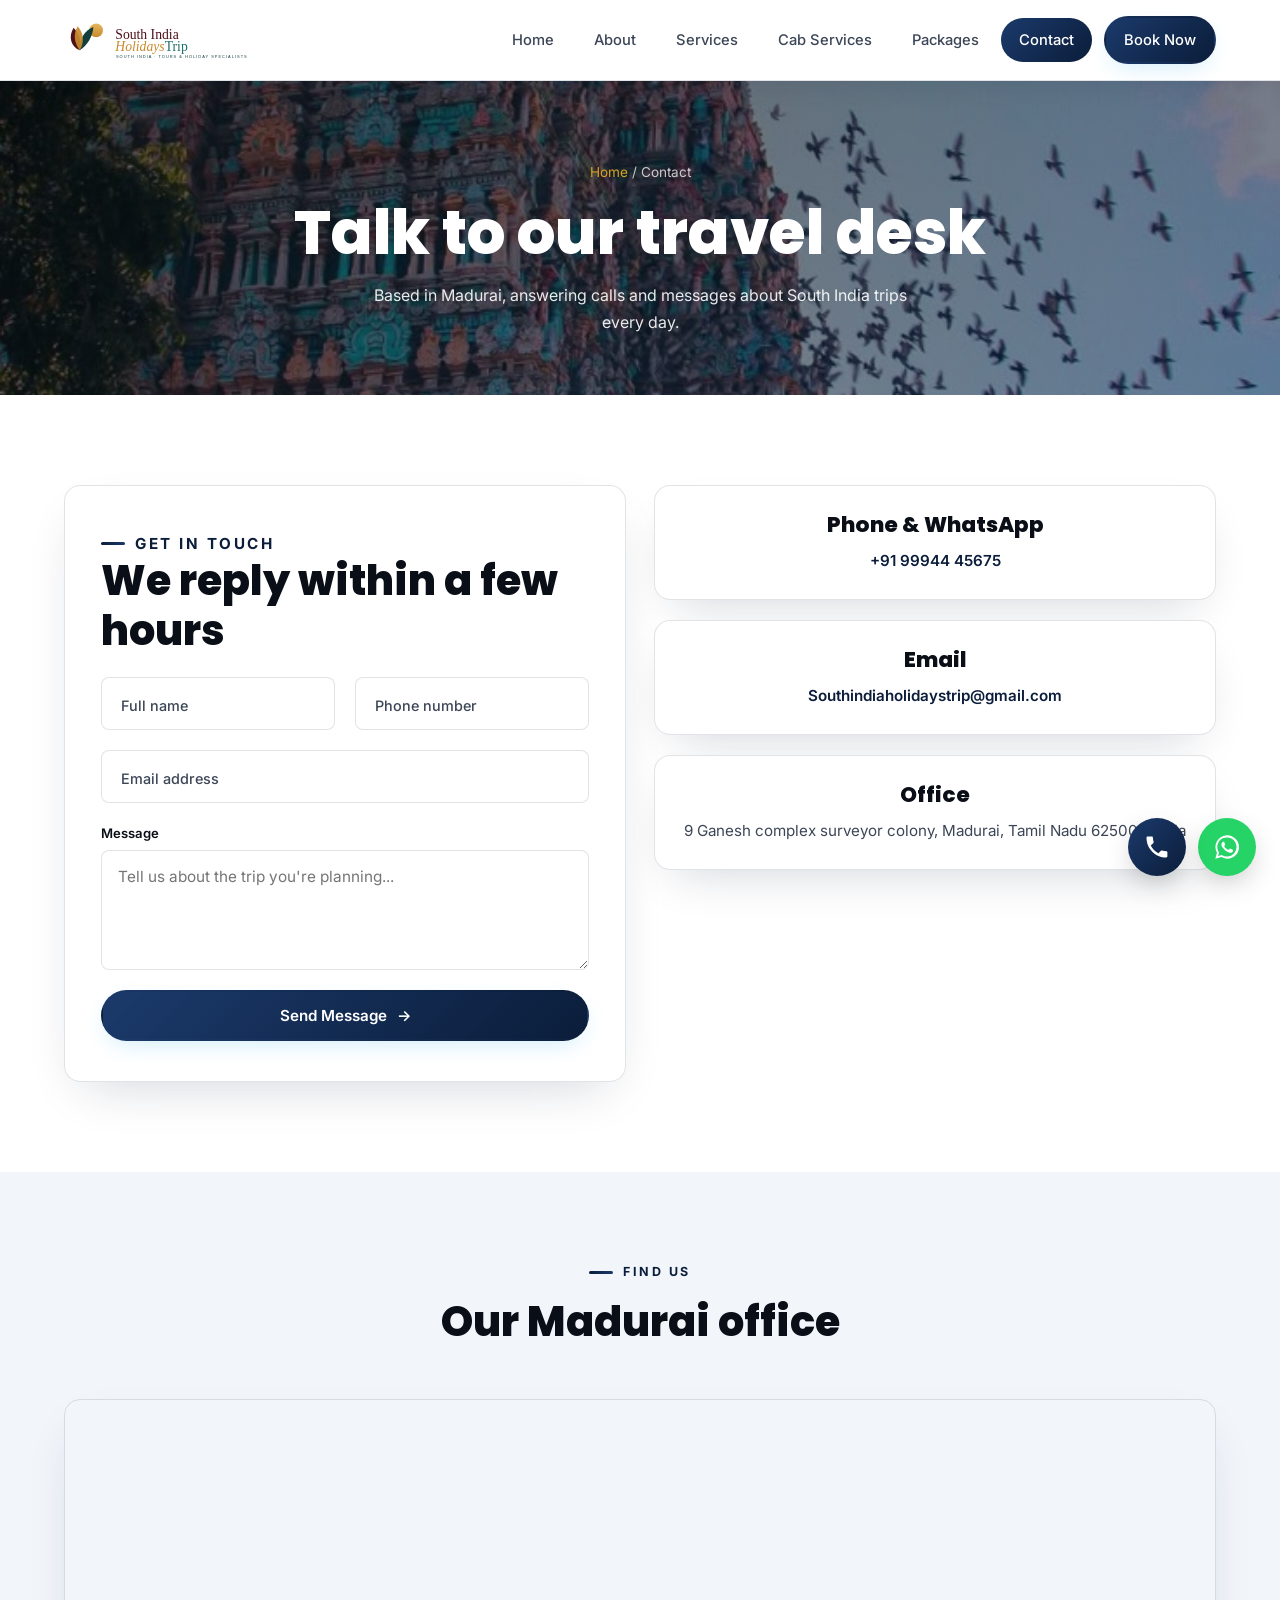
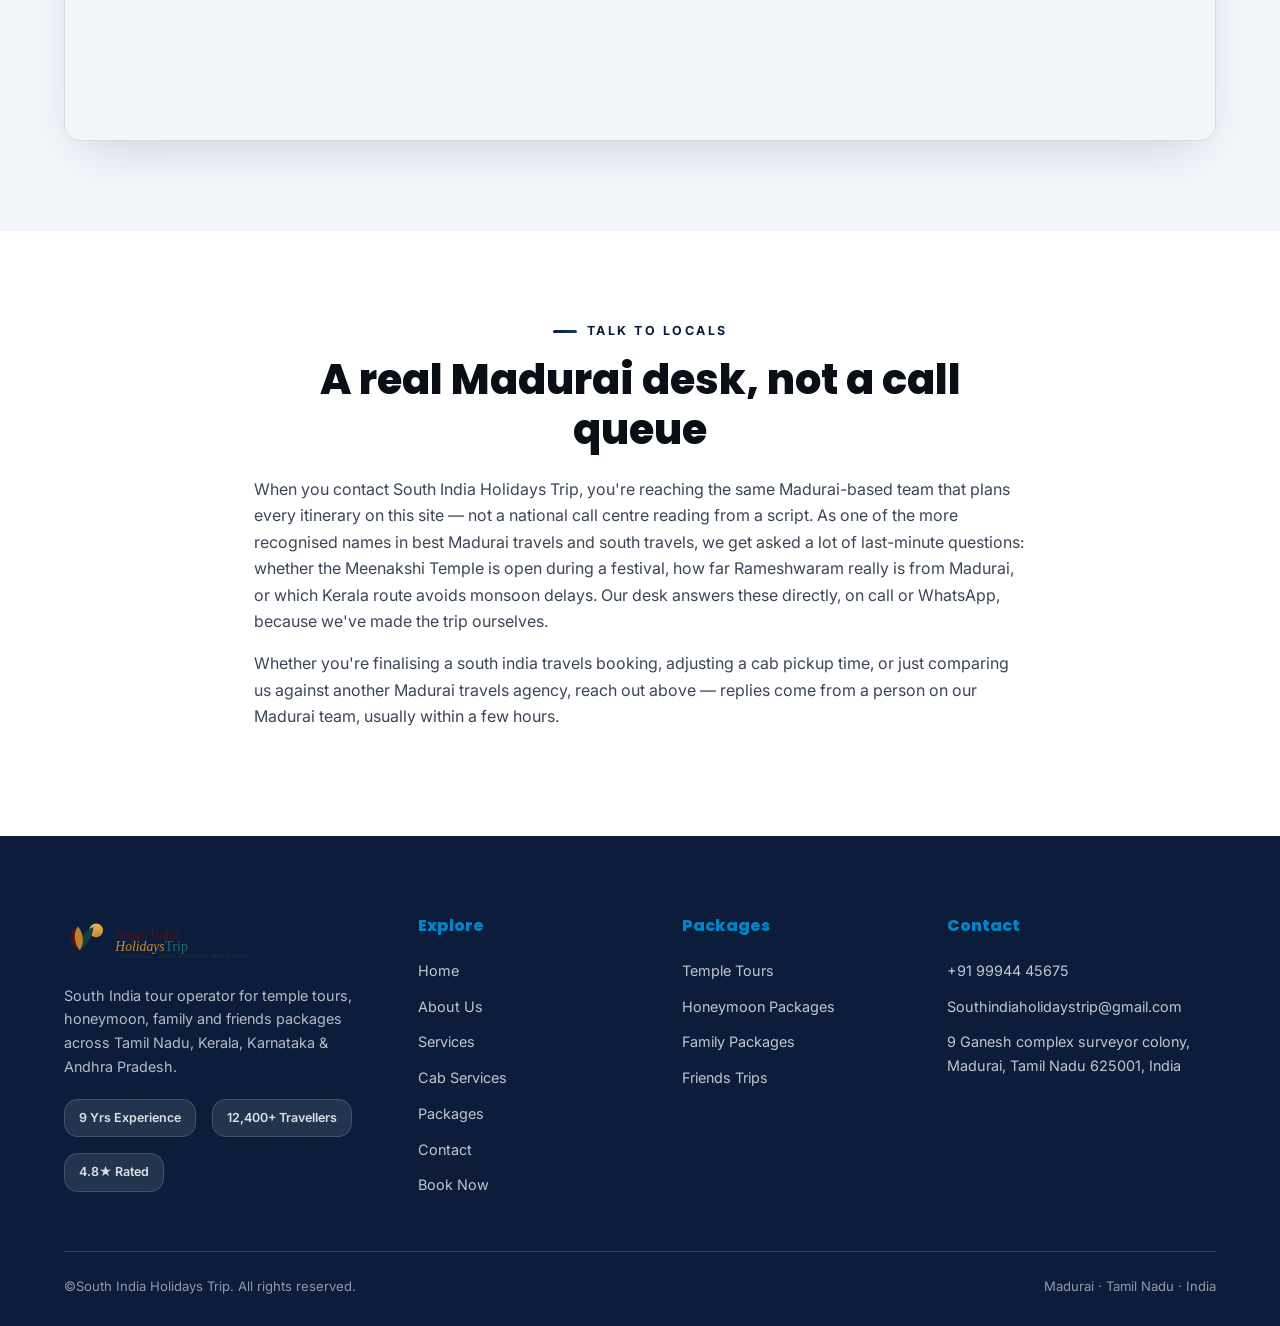
<file: contact.html>
<!DOCTYPE html>
<html lang="en">

<head>
  <meta charset="UTF-8">
  <meta name="viewport" content="width=device-width, initial-scale=1.0">
  <title>Contact Best Madurai Travels | South India Holidays Trip - Madurai Office</title>
  <meta name="description"
    content="Contact South India Holidays Trip — the best Madurai travels agency for tour bookings, cab services and custom south travels packages. Call or WhatsApp our Madurai desk today.">
  <meta name="keywords"
    content="contact best madurai travels, madurai travel agency phone number, south travels contact, south india travels agency madurai, contact south india holidays trip">
  <link rel="canonical" href="https://www.southindiaholidaystrip.com/contact.html">
  <meta name="robots" content="index, follow">

  <meta property="og:type" content="website">
  <meta property="og:site_name" content="South India Holidays Trip">
  <meta property="og:title" content="Contact Best Madurai Travels | South India Holidays Trip">
  <meta property="og:description"
    content="Reach our Madurai-based South India travels desk by phone, WhatsApp or email.">
  <meta property="og:image" content="https://www.southindiaholidaystrip.com/images/Meenkshi.webp">
  <meta property="og:url" content="https://www.southindiaholidaystrip.com/contact.html">
  <meta name="twitter:card" content="summary_large_image">
  <meta name="twitter:title" content="Contact Best Madurai Travels">
  <meta name="twitter:description" content="Call, WhatsApp or email our Madurai travels desk.">

  <script type="application/ld+json">
{
  "@context": "https://schema.org",
  "@type": ["LocalBusiness", "TravelAgency"],
  "name": "South India Holidays Trip",
  "alternateName": "Best Madurai Travels",
  "image": "https://www.southindiaholidaystrip.com/images/Meenkshi.webp",
  "telephone": "+91-99944-45675",
  "email": "Southindiaholidaystrip@gmail.com",
  "address": {
    "@type": "PostalAddress",
    "streetAddress": "9 Ganesh Complex, Surveyor Colony",
    "addressLocality": "Madurai",
    "addressRegion": "Tamil Nadu",
    "postalCode": "625001",
    "addressCountry": "IN"
  },
  "geo": { "@type": "GeoCoordinates", "latitude": "9.9252", "longitude": "78.1198" },
  "openingHoursSpecification": {
    "@type": "OpeningHoursSpecification",
    "dayOfWeek": ["Monday","Tuesday","Wednesday","Thursday","Friday","Saturday","Sunday"],
    "opens": "08:00",
    "closes": "20:00"
  },
  "priceRange": "₹₹"
}
</script>
  <script type="application/ld+json">
{
  "@context": "https://schema.org",
  "@type": "BreadcrumbList",
  "itemListElement": [
    {"@type": "ListItem", "position": 1, "name": "Home", "item": "https://www.southindiaholidaystrip.com/index.html"},
    {"@type": "ListItem", "position": 2, "name": "Contact", "item": "https://www.southindiaholidaystrip.com/contact.html"}
  ]
}
</script>

  <link rel="preconnect" href="https://fonts.googleapis.com">
  <link
    href="https://fonts.googleapis.com/css2?family=Poppins:wght@700;800&family=Inter:wght@400;500;600;700&display=swap"
    rel="stylesheet">
  <link rel="stylesheet" href="css/style.css">
</head>

<body class="contact-page">



  <div class="cursor-dot"></div>
  <div class="cursor-ring"></div>
  <div class="scroll-progress" id="scroll-progress"></div>

  <header class="site-header transparent">
    <div class="nav-wrap">
      <a href="index.html" class="brand">
        <img src="southindiaholidaystrip-logo.svg" alt="Company Logo">
      </a>
      <nav class="nav-links" id="nav-links">
        <a href="index.html">Home</a>
        <a href="about.html">About</a>
        <a href="services.html">Services</a>
        <a href="cabservices.html">Cab Services</a>
        <a href="packages.html">Packages</a>
        <a href="contact.html" class="active">Contact</a>
        <a href="booknow.html" class="btn btn-primary nav-cta">Book Now</a>
      </nav>
      <button class="nav-toggle" id="nav-toggle" aria-label="Toggle menu" aria-expanded="false"><span></span></button>
    </div>
  </header>
  <div class="nav-backdrop" id="nav-backdrop"></div>

  <section class="page-hero">
    <div class="page-hero-bg"><img src="images/temppl.jpg" alt="" loading="eager"></div>
    <div class="page-hero-overlay"></div>
    <div class="container">
      <p class="crumb"><a href="index.html" style="color: goldenrod;">Home</a> / Contact</p>
      <h1>Talk to our travel desk</h1>
      <p style="max-width:560px;margin:0 auto;color:rgba(255,255,255,.9)">Based in Madurai, answering calls and messages
        about South India trips every day.</p>
    </div>
  </section>

  <section class="section-light">
    <div class="container grid grid-2" style="align-items:start">
      <div class="reveal glass-card" style="text-align:left;padding:40px 36px">
        <p class="eyebrow">Get in touch</p>
        <h2>We reply within a few hours</h2>
        <div id="contact-confirm"
          style="display:none;background:rgba(16,185,129,.12);color:#059669;padding:16px 18px;border-radius:12px;margin-bottom:20px;font-weight:600">
          Thanks — your message has reached our Madurai desk. We'll get back to you shortly.</div>
        <form id="contact-form" class="form-grid" novalidate>
          <div class="field floating">
            <input id="ct-name" type="text" required placeholder=" ">
            <label for="ct-name">Full name</label>
          </div>
          <div class="field floating">
            <input id="ct-phone" type="tel" required placeholder=" ">
            <label for="ct-phone">Phone number</label>
          </div>
          <div class="field floating full">
            <input id="ct-email" type="email" required placeholder=" ">
            <label for="ct-email">Email address</label>
          </div>
          <div class="field full">
            <label for="ct-msg">Message</label>
            <textarea id="ct-msg" required placeholder="Tell us about the trip you're planning..."></textarea>
          </div>
          <div class="field full">
            <button type="submit" class="btn btn-primary" style="width:100%">Send Message <span
                class="arrow">→</span></button>
          </div>
        </form>
      </div>

      <div class="reveal">
        <div class="glass-card" style="margin-bottom:20px;text-align:left;padding:26px 28px">
          <h3>Phone &amp; WhatsApp</h3>
          <p><a href="tel:+919994445675" style="color:var(--primary-dark);font-weight:600">+91 99944 45675</a></p>
        </div>
        <div class="glass-card" style="margin-bottom:20px;text-align:left;padding:26px 28px">
          <h3>Email</h3>
          <p><a href="mailto:Southindiaholidaystrip@gmail.com"
              style="color:var(--primary-dark);font-weight:600">Southindiaholidaystrip@gmail.com</a></p>
        </div>
        <div class="glass-card" style="text-align:left;padding:26px 28px">
          <h3>Office</h3>
          <p>9 Ganesh complex surveyor colony, Madurai, Tamil Nadu 625001, India</p>
        </div>
      </div>
    </div>
  </section>
  <section class="section-muted">
    <div class="container">
      <div class="section-head">
        <p class="eyebrow center">Find Us</p>
        <h2>Our Madurai office</h2>
      </div>
      <div class="map-embed">
        <iframe
          src="https://www.google.com/maps/embed?pb=!1m14!1m12!1m3!1d491.2140660564958!2d78.15778376756975!3d9.957858644174221!2m3!1f0!2f0!3f0!3m2!1i1024!2i768!4f13.1!5e0!3m2!1sen!2sin!4v1784291886916!5m2!1sen!2sin"
          width="600" height="450" style="border:0;" allowfullscreen="" loading="lazy"
          referrerpolicy="strict-origin-when-cross-origin"></iframe>
      </div>
    </div>
  </section>

  <section class="section-light">
    <div class="container" style="max-width:820px">
      <p class="eyebrow center">Talk To Locals</p>
      <h2 style="text-align:center">A real Madurai desk, not a call queue</h2>
      <p>When you contact South India Holidays Trip, you're reaching the same Madurai-based team that plans every
        itinerary on this site — not a national call centre reading from a script. As one of the more recognised
        names in best Madurai travels and south travels, we get asked a lot of last-minute questions: whether the
        Meenakshi Temple is open during a festival, how far Rameshwaram really is from Madurai, or which Kerala
        route avoids monsoon delays. Our desk answers these directly, on call or WhatsApp, because we've made the
        trip ourselves.</p>
      <p>Whether you're finalising a south india travels booking, adjusting a cab pickup time, or just comparing us
        against another Madurai travels agency, reach out above — replies come from a person on our Madurai team,
        usually within a few hours.</p>
    </div>
  </section>

  <footer class="site-footer">
    <div class="container">
      <div class="footer-grid">
        <div class="footer-brand">
          <img src="southindiaholidaystrip-logo.svg" alt="Company Logo">
          <p>South India tour operator for temple tours, honeymoon, family and friends packages across Tamil Nadu,
            Kerala, Karnataka &amp; Andhra Pradesh.</p>
          <div class="trust-badges">
            <span class="trust-badge">9 Yrs Experience</span>
            <span class="trust-badge">12,400+ Travellers</span>
            <span class="trust-badge">4.8★ Rated</span>
          </div>
        </div>
        <div>
          <h4>Explore</h4>
          <a href="index.html">Home</a>
          <a href="about.html">About Us</a>
          <a href="services.html">Services</a>
          <a href="cabservices.html">Cab Services</a>
          <a href="packages.html">Packages</a>
          <a href="contact.html" class="active">Contact</a>
          <a href="booknow.html">Book Now</a>
        </div>
        <div>
          <h4>Packages</h4>
          <a href="packages.html?filter=temple#packages">Temple Tours</a>
          <a href="packages.html?filter=honeymoon#packages">Honeymoon Packages</a>
          <a href="packages.html?filter=family#packages">Family Packages</a>
          <a href="packages.html?filter=friends#packages">Friends Trips</a>
        </div>
        <div>
          <h4>Contact</h4>
          <a href="tel:+919994445675">+91 99944 45675</a>
          <a href="mailto:Southindiaholidaystrip@gmail.com">Southindiaholidaystrip@gmail.com</a>
          <a href="contact.html">9 Ganesh complex surveyor colony, Madurai, Tamil Nadu 625001, India</a>
        </div>
      </div>
      <div class="footer-bottom">
        <span>©South India Holidays Trip. All rights reserved.</span>
        <span>Madurai · Tamil Nadu · India</span>
      </div>
    </div>
  </footer>

  <a class="wa-float" href="https://wa.me/919994445675" target="_blank" rel="noopener" aria-label="Chat on WhatsApp">
    <svg viewBox="0 0 24 24" fill="currentColor">
      <path
        d="M12 2a10 10 0 0 0-8.6 15L2 22l5.2-1.4A10 10 0 1 0 12 2Zm0 18.2a8.2 8.2 0 0 1-4.2-1.1l-.3-.2-3.1.8.8-3-.2-.3A8.2 8.2 0 1 1 12 20.2Zm4.5-6.1c-.2-.1-1.5-.7-1.7-.8s-.4-.1-.5.1-.6.8-.7.9-.3.2-.5.1a6.7 6.7 0 0 1-2-1.2 7.4 7.4 0 0 1-1.4-1.7c-.1-.2 0-.4.1-.5s.2-.3.4-.4a1.6 1.6 0 0 0 .2-.4.4.4 0 0 0 0-.4c-.1-.1-.5-1.3-.7-1.8s-.4-.4-.5-.4h-.5a.9.9 0 0 0-.6.3 2.8 2.8 0 0 0-.9 2.1 4.9 4.9 0 0 0 1 2.5 11.2 11.2 0 0 0 4.3 3.8c.6.2 1 .4 1.4.5a3.4 3.4 0 0 0 1.5.1 2.4 2.4 0 0 0 1.6-1.1 1.9 1.9 0 0 0 .1-1.1c-.1-.1-.2-.2-.4-.3Z" />
    </svg>
  </a>
  <a class="call-float" href="tel:+919994445675" aria-label="Call us">
    <svg viewBox="0 0 24 24" fill="currentColor">
      <path
        d="M6.6 10.8c1.4 2.8 3.8 5.1 6.6 6.6l2.2-2.2c.3-.3.7-.4 1-.2 1.1.4 2.3.6 3.5.6.6 0 1 .4 1 1V20c0 .6-.4 1-1 1C10.6 21 3 13.4 3 4c0-.6.4-1 1-1h3.5c.6 0 1 .4 1 1 0 1.2.2 2.4.6 3.5.1.4 0 .8-.2 1L6.6 10.8Z" />
    </svg>
  </a>
  <button class="to-top" id="to-top" aria-label="Back to top">
    <svg viewBox="0 0 24 24" fill="none">
      <path d="M12 19V5M5 12l7-7 7 7" stroke="currentColor" stroke-width="2.4" stroke-linecap="round"
        stroke-linejoin="round" />
    </svg>
  </button>

  <script src="js/main.js"></script>
</body>

</html>
</file>
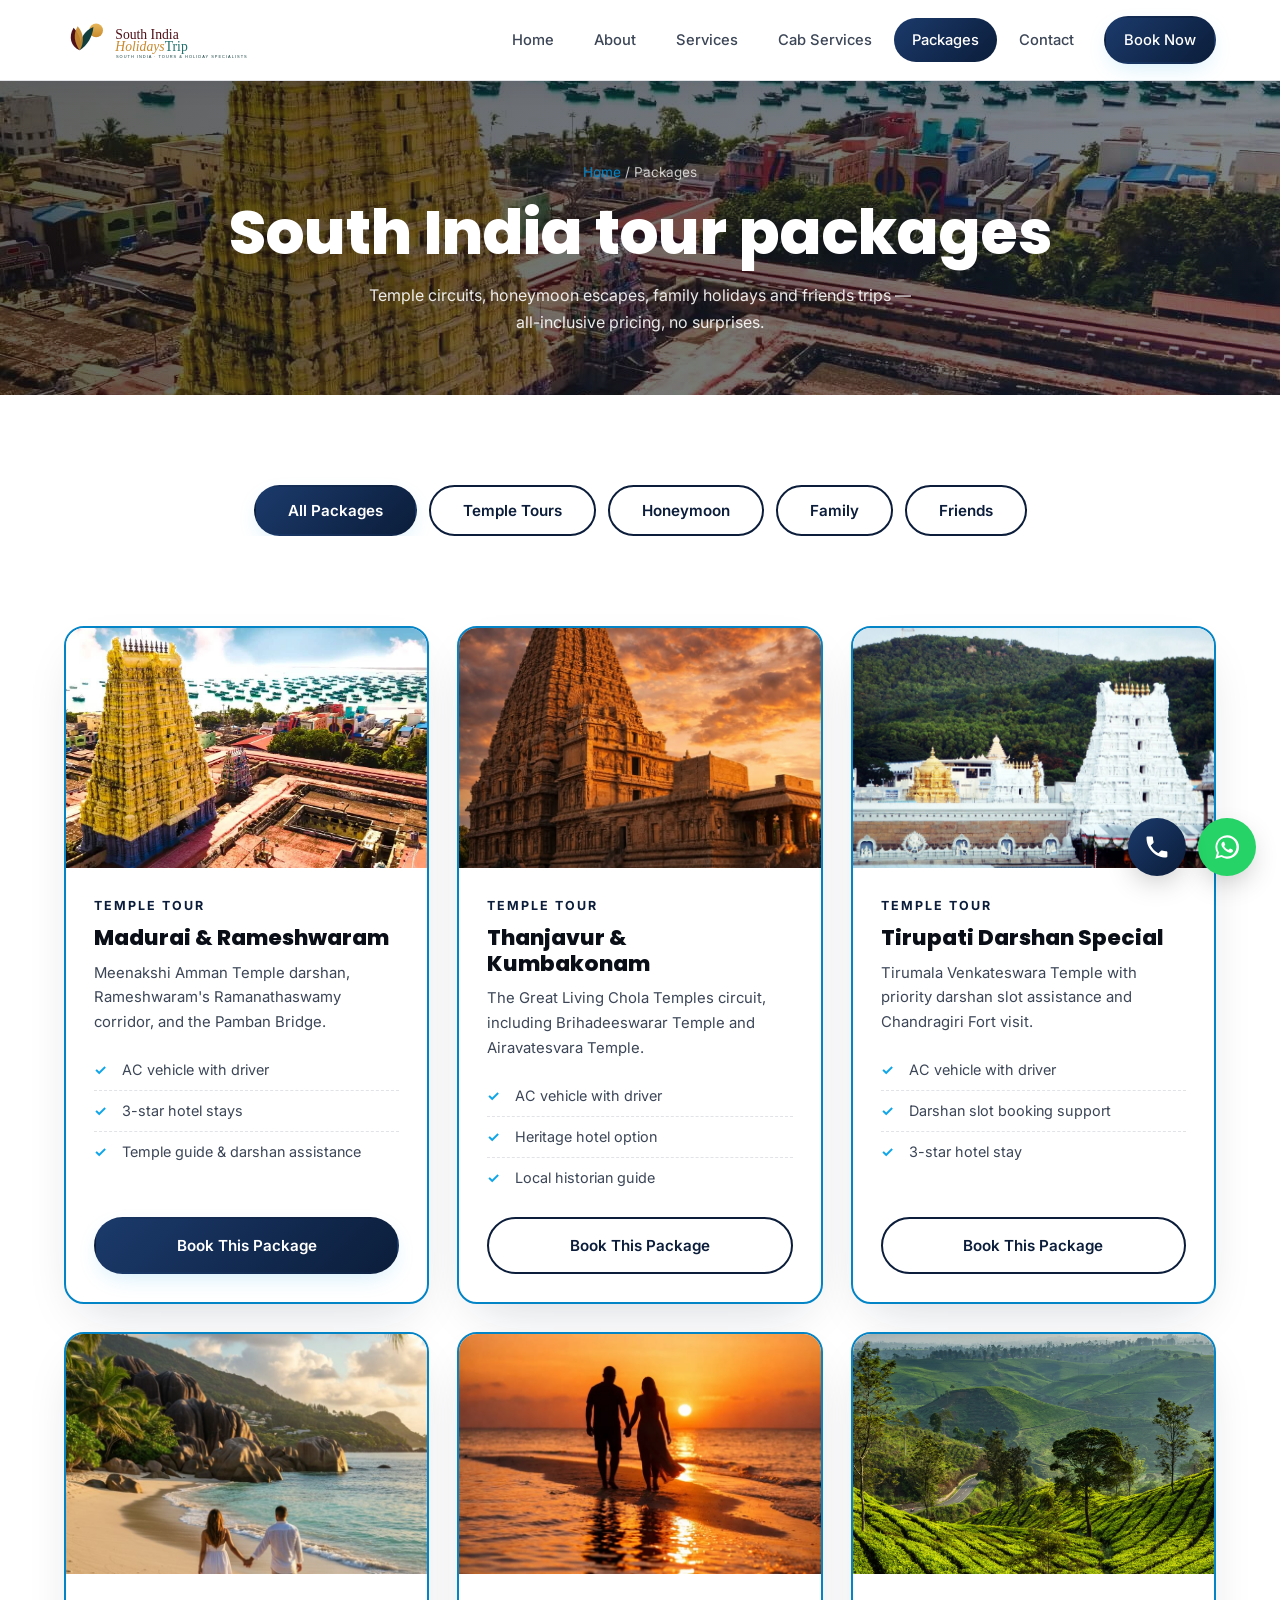
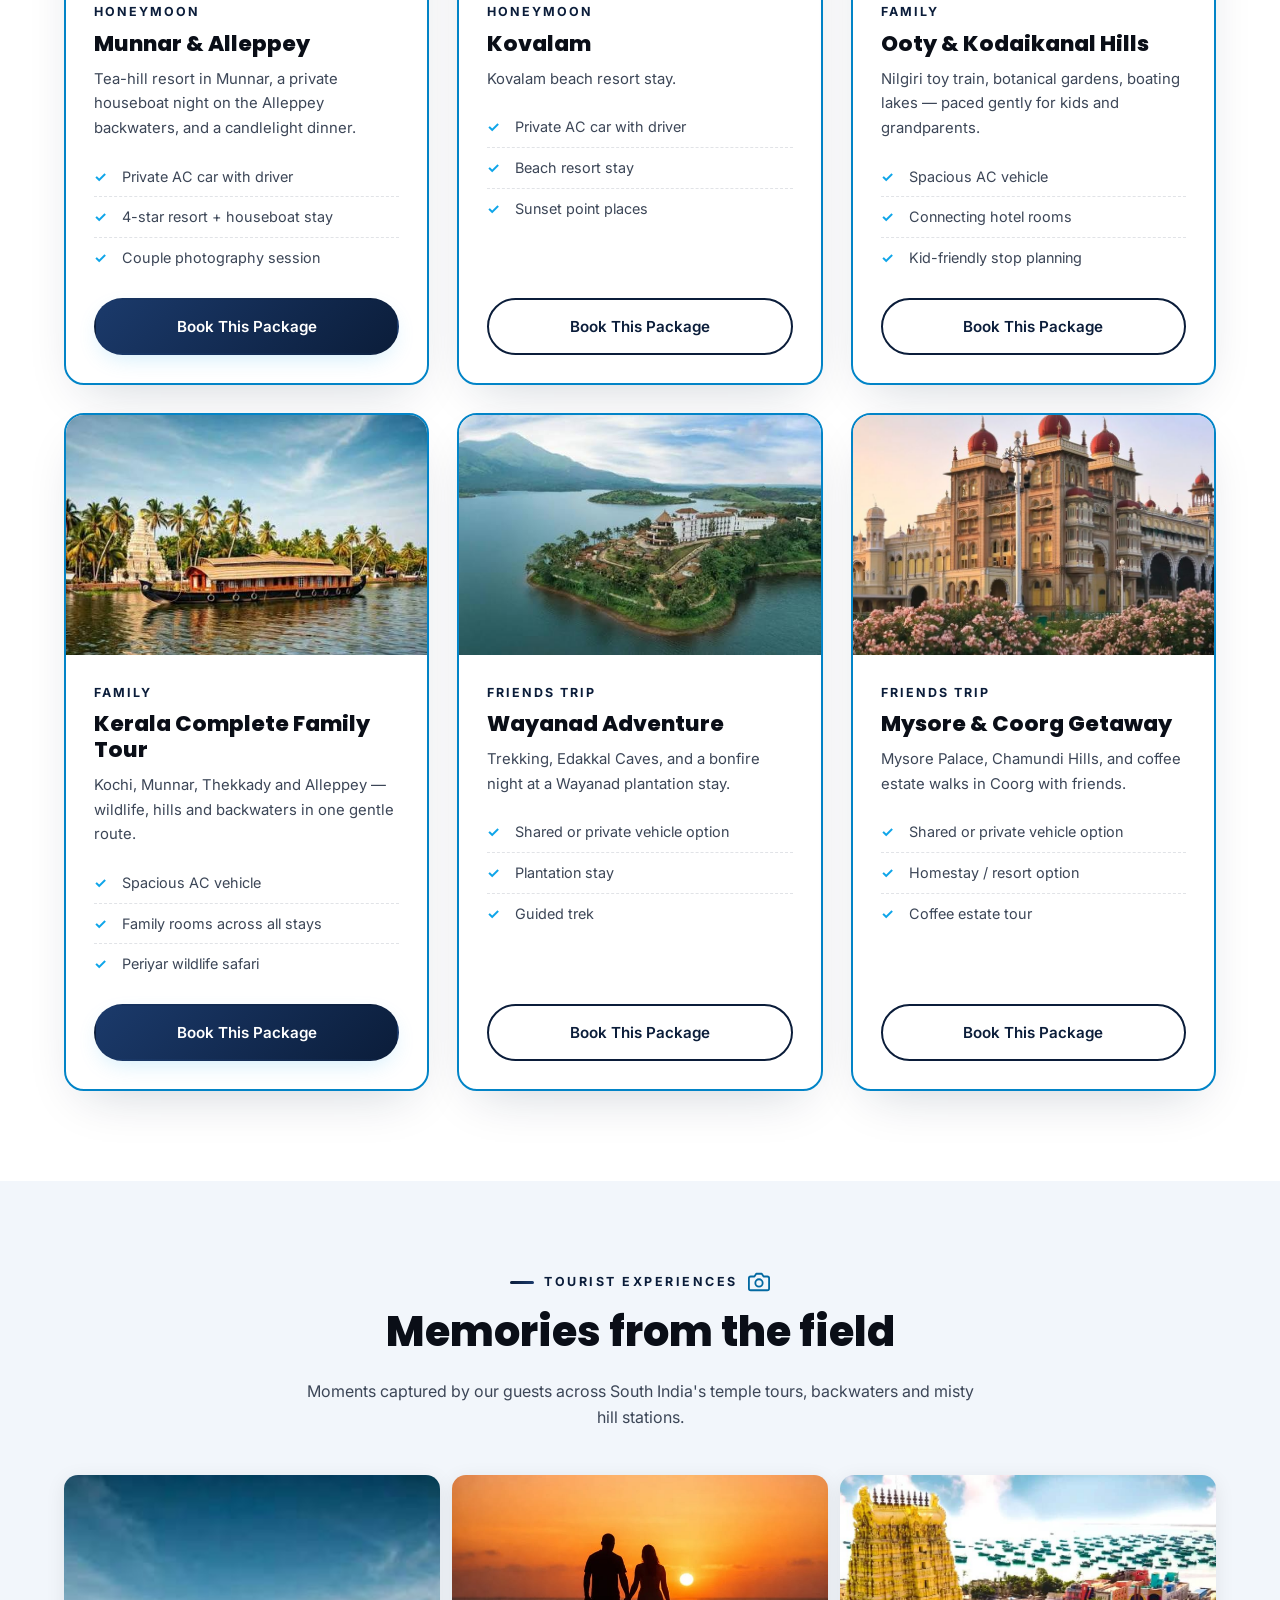
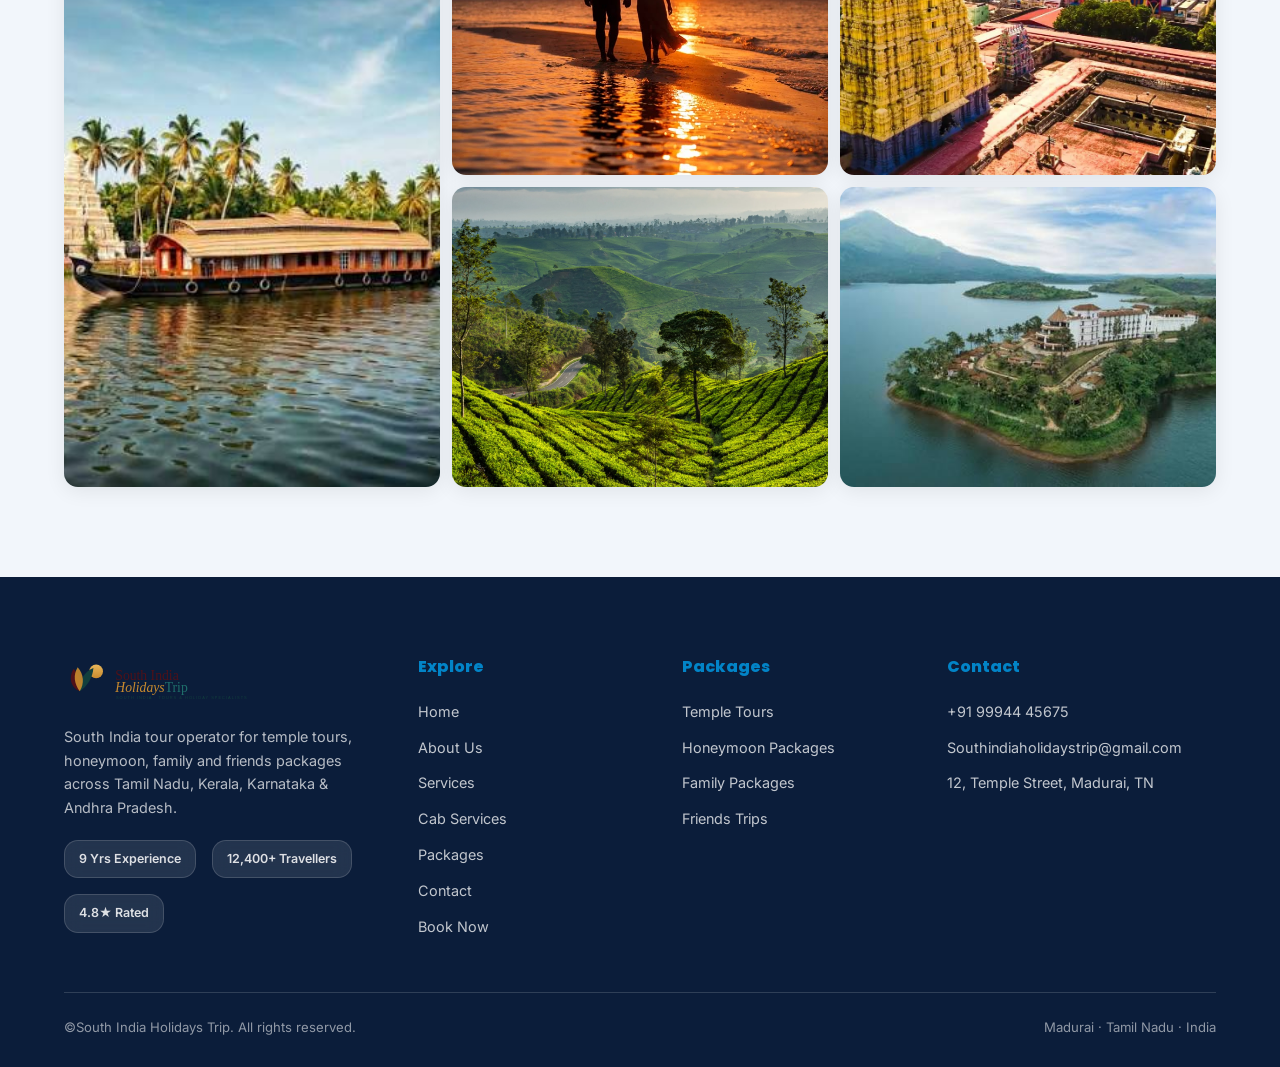
<file: packages.html>
<!DOCTYPE html>
<html lang="en">

<head>
  <meta charset="UTF-8">
  <meta name="viewport" content="width=device-width, initial-scale=1.0">
  <title>South India Tour Packages | Temple, Honeymoon, Family & Friends Trips</title>
  <meta name="description"
    content="Compare South India tour packages: Madurai-Rameshwaram temple tours, Kerala honeymoon packages, Tamil Nadu family holidays, and friends group trips to Munnar, Wayanad, Ooty & Kodaikanal.">
  <meta name="keywords"
    content="South India tour packages price, Tamil Nadu temple tour package, Kerala honeymoon package price, Munnar Wayanad family package, Ooty Kodaikanal friends trip package, Rameshwaram Kanyakumari tour package">
  <link rel="canonical" href="https://www.Southindiaholidaystrip.com/packages.html">
  <meta name="robots" content="index, follow">
  <meta property="og:type" content="website">
  <meta property="og:title" content="South India Tour Packages – Temple, Honeymoon, Family & Friends">
  <meta property="og:description"
    content="Compare temple tours, Kerala honeymoon packages, family holidays and friends trips across Tamil Nadu and Kerala.">
  <meta property="og:url" content="https://www.Southindiaholidaystrip.com/packages.html">
  <link rel="preconnect" href="https://fonts.googleapis.com">
  <link
    href="https://fonts.googleapis.com/css2?family=Poppins:wght@700;800&family=Inter:wght@400;500;600;700&display=swap"
    rel="stylesheet">
  <link rel="stylesheet" href="css/style.css">
</head>

<body>



  <div class="cursor-dot"></div>
  <div class="cursor-ring"></div>
  <div class="scroll-progress" id="scroll-progress"></div>

  <header class="site-header transparent">
    <div class="nav-wrap">
      <a href="index.html" class="brand">
        <img src="southindiaholidaystrip-logo.svg" alt="Company Logo">
      </a>
      <nav class="nav-links" id="nav-links">
        <a href="index.html">Home</a>
        <a href="about.html">About</a>
        <a href="services.html">Services</a>
        <a href="cabservices.html">Cab Services</a>
        <a href="packages.html" class="active">Packages</a>
        <a href="contact.html">Contact</a>
        <a href="booknow.html" class="btn btn-primary nav-cta">Book Now</a>
      </nav>
      <button class="nav-toggle" id="nav-toggle" aria-label="Toggle menu" aria-expanded="false"><span></span></button>
    </div>
  </header>
  <div class="nav-backdrop" id="nav-backdrop"></div>

  <section class="page-hero">
    <div class="page-hero-bg"><img src="images/rameswaram.jpg" alt="" loading="eager"></div>
    <div class="page-hero-overlay"></div>
    <div class="container">
      <p class="crumb"><a href="index.html">Home</a> / Packages</p>
      <h1>South India tour packages</h1>
      <p style="max-width:560px;margin:0 auto;color:rgba(255,255,255,.9)">Temple circuits, honeymoon escapes, family
        holidays and friends trips — all-inclusive pricing, no surprises.</p>
    </div>
  </section>

  <section class="section-light" style="padding-bottom:0">
    <div class="container">
      <div class="badge-row" role="group" aria-label="Filter packages by type">
        <button class="btn btn-primary pkg-filter" data-filter="all">All Packages</button>
        <button class="btn btn-outline pkg-filter" data-filter="temple">Temple Tours</button>
        <button class="btn btn-outline pkg-filter" data-filter="honeymoon">Honeymoon</button>
        <button class="btn btn-outline pkg-filter" data-filter="family">Family</button>
        <button class="btn btn-outline pkg-filter" data-filter="friends">Friends</button>
      </div>
    </div>
  </section>

  <section class="section-light" id="packages">
    <div class="container">
      <div class="grid grid-3">

        <div class="tier-card reveal featured" data-pkg-type="temple" data-tilt>
          <div class="art">
            <img src="images/rameswaram.jpg" alt="Ramanathaswamy Temple corridor in Rameshwaram, Tamil Nadu"
              loading="lazy">
          </div>
          <div class="card-body">
            <span class="tier-label">Temple Tour</span>
            <h3>Madurai &amp; Rameshwaram</h3>
            <p>Meenakshi Amman Temple darshan, Rameshwaram's Ramanathaswamy corridor, and the Pamban Bridge.</p>
            <ul>
              <li>AC vehicle with driver</li>
              <li>3-star hotel stays</li>
              <li>Temple guide &amp; darshan assistance</li>
            </ul>
            <div class="card-actions">
              <a href="booknow.html" class="btn btn-primary">Book This Package</a>
            </div>
          </div>
        </div>

        <div class="tier-card reveal featured" data-pkg-type="temple" data-tilt>
          <div class="art">
            <img src="images/peruvuda.jpg" alt="Brihadeeswarar Temple and Airavatesvara Temple, Tamil Nadu"
              loading="lazy">
          </div>
          <div class="card-body">
            <span class="tier-label">Temple Tour</span>
            <h3>Thanjavur &amp; Kumbakonam</h3>
            <p>The Great Living Chola Temples circuit, including Brihadeeswarar Temple and Airavatesvara Temple.</p>
            <ul>
              <li>AC vehicle with driver</li>
              <li>Heritage hotel option</li>
              <li>Local historian guide</li>
            </ul>
            <div class="card-actions">
              <a href="booknow.html" class="btn btn-outline">Book This Package</a>
            </div>
          </div>
        </div>

        <div class="tier-card reveal featured" data-pkg-type="temple" data-tilt>
          <div class="art">
            <img src="images/thirupathi.jpg" alt="Tirumala Venkateswara Temple, Andhra Pradesh" loading="lazy">
          </div>
          <div class="card-body">
            <span class="tier-label">Temple Tour</span>
            <h3>Tirupati Darshan Special</h3>
            <p>Tirumala Venkateswara Temple with priority darshan slot assistance and Chandragiri Fort visit.</p>
            <ul>
              <li>AC vehicle with driver</li>
              <li>Darshan slot booking support</li>
              <li>3-star hotel stay</li>
            </ul>
            <div class="card-actions">
              <a href="booknow.html" class="btn btn-outline">Book This Package</a>
            </div>
          </div>
        </div>

        <div class="tier-card reveal featured" data-pkg-type="honeymoon" data-tilt>
          <div class="art">
            <img src="images/honey.jpg" alt="Munnar and Alleppey, Kerala" loading="lazy">
          </div>
          <div class="card-body">
            <span class="tier-label">Honeymoon</span>
            <h3>Munnar &amp; Alleppey </h3>
            <p>Tea-hill resort in Munnar, a private houseboat night on the Alleppey backwaters, and a candlelight
              dinner.</p>
            <ul>
              <li>Private AC car with driver</li>
              <li>4-star resort + houseboat stay</li>
              <li>Couple photography session</li>
            </ul>
            <div class="card-actions">
              <a href="booknow.html" class="btn btn-primary">Book This Package</a>
            </div>
          </div>
        </div>

        <div class="tier-card reveal featured" data-pkg-type="honeymoon" data-tilt>
          <div class="art">
            <img src="images/moon.jpg" alt="Kovalam beach, Kerala" loading="lazy">
          </div>
          <div class="card-body">
            <span class="tier-label">Honeymoon</span>
            <h3>Kovalam</h3>
            <p>Kovalam beach resort stay.</p>
            <ul>
              <li>Private AC car with driver</li>
              <li>Beach resort stay</li>
              <li>Sunset point places</li>
            </ul>
            <div class="card-actions">
              <a href="booknow.html" class="btn btn-outline">Book This Package</a>
            </div>
          </div>
        </div>

        <div class="tier-card reveal featured" data-pkg-type="family" data-tilt>
          <div class="art">
            <img src="images/ooty.webp" alt="Ooty, Tamil Nadu" loading="lazy">
          </div>
          <div class="card-body">
            <span class="tier-label">Family</span>
            <h3>Ooty &amp; Kodaikanal Hills</h3>
            <p>Nilgiri toy train, botanical gardens, boating lakes — paced gently for kids and grandparents.</p>
            <ul>
              <li>Spacious AC vehicle</li>
              <li>Connecting hotel rooms</li>
              <li>Kid-friendly stop planning</li>
            </ul>
            <div class="card-actions">
              <a href="booknow.html" class="btn btn-outline">Book This Package</a>
            </div>
          </div>
        </div>

        <div class="tier-card reveal featured" data-pkg-type="family" data-tilt>
          <div class="art">
            <img src="images/kerala.jpg" alt="Kerala, India" loading="lazy">
          </div>
          <div class="card-body">
            <span class="tier-label">Family</span>
            <h3>Kerala Complete Family Tour</h3>
            <p>Kochi, Munnar, Thekkady and Alleppey — wildlife, hills and backwaters in one gentle route.</p>
            <ul>
              <li>Spacious AC vehicle</li>
              <li>Family rooms across all stays</li>
              <li>Periyar wildlife safari</li>
            </ul>
            <div class="card-actions">
              <a href="booknow.html" class="btn btn-primary">Book This Package</a>
            </div>
          </div>
        </div>

        <div class="tier-card reveal featured" data-pkg-type="friends" data-tilt>
          <div class="art">
            <img src="images/wayanad.jpg" alt="Wayanad Adventure, Kerala" loading="lazy">
          </div>
          <div class="card-body">
            <span class="tier-label">Friends Trip</span>
            <h3>Wayanad Adventure</h3>
            <p>Trekking, Edakkal Caves, and a bonfire night at a Wayanad plantation stay.</p>
            <ul>
              <li>Shared or private vehicle option</li>
              <li>Plantation stay</li>
              <li>Guided trek</li>
            </ul>
            <div class="card-actions">
              <a href="booknow.html" class="btn btn-outline">Book This Package</a>
            </div>
          </div>
        </div>

        <div class="tier-card reveal featured" data-pkg-type="friends" data-tilt>
          <div class="art">
            <img src="images/mysore.jpg" alt="Coffee estates, Mysore Palace and Chamundi Hills, Karnataka"
              loading="lazy">
          </div>
          <div class="card-body">
            <span class="tier-label">Friends Trip</span>
            <h3>Mysore &amp; Coorg Getaway</h3>
            <p>Mysore Palace, Chamundi Hills, and coffee estate walks in Coorg with friends.</p>
            <ul>
              <li>Shared or private vehicle option</li>
              <li>Homestay / resort option</li>
              <li>Coffee estate tour</li>
            </ul>
            <div class="card-actions">
              <a href="booknow.html" class="btn btn-outline">Book This Package</a>
            </div>
          </div>
        </div>

      </div>
    </div>
  </section>

  <section class="section-muted tourist-experiences">
    <div class="container">
      <div class="section-head">
        <p class="eyebrow center">Tourist Experiences</p>
        <h2>Memories from the field</h2>
        <p>Moments captured by our guests across South India's temple tours, backwaters and misty hill stations.</p>
      </div>
      <div class="page-gallery">
        <div class="gallery-item" data-icon="backwater">
          <img src="images/kerala.jpg" alt="Kerala Tour Experience" loading="lazy">
          <div class="gallery-caption">
            <div class="caption-header">
              <span class="caption-icon" aria-hidden="true"></span>
              <span class="caption-title">Kerala Backwaters</span>
            </div>
            <p class="caption-experience">The houseboat ride through the canals was serenely beautiful.</p>
            <div class="caption-footer">
              <span class="caption-author">— Nisha &amp; Ravi</span>
              <span class="caption-stars" aria-label="5 out of 5 stars">★★★★★</span>
            </div>
          </div>
        </div>
        <div class="gallery-item" data-icon="beach">
          <img src="images/moon.jpg" alt="Kovalam Honeymoon Beach" loading="lazy">
          <div class="gallery-caption">
            <div class="caption-header">
              <span class="caption-icon" aria-hidden="true"></span>
              <span class="caption-title">Kovalam Honeymoon Beach</span>
            </div>
            <p class="caption-experience">Golden sunsets and private beach moments made our honeymoon perfect.</p>
            <div class="caption-footer">
              <span class="caption-author">— Aditya &amp; Swathi</span>
              <span class="caption-stars" aria-label="5 out of 5 stars">★★★★★</span>
            </div>
          </div>
        </div>
        <div class="gallery-item" data-icon="spiritual">
          <img src="images/rameswaram.jpg" alt="Rameshwaram Temple corridor" loading="lazy">
          <div class="gallery-caption">
            <div class="caption-header">
              <span class="caption-icon" aria-hidden="true"></span>
              <span class="caption-title">Rameshwaram Corridor</span>
            </div>
            <p class="caption-experience">The temple's spiritual aura and the sea breeze were simply divine.</p>
            <div class="caption-footer">
              <span class="caption-author">— Ganesh R.</span>
              <span class="caption-stars" aria-label="4 out of 5 stars">★★★★☆</span>
            </div>
          </div>
        </div>
        <div class="gallery-item" data-icon="hills">
          <img src="images/ooty.webp" alt="Ooty Nilgiri Hills" loading="lazy">
          <div class="gallery-caption">
            <div class="caption-header">
              <span class="caption-icon" aria-hidden="true"></span>
              <span class="caption-title">Ooty Nilgiri Hills</span>
            </div>
            <p class="caption-experience">The botanical garden and lake boating were highlights of our trip!</p>
            <div class="caption-footer">
              <span class="caption-author">— Meera Family</span>
              <span class="caption-stars" aria-label="5 out of 5 stars">★★★★★</span>
            </div>
          </div>
        </div>
        <div class="gallery-item" data-icon="adventure">
          <img src="images/wayanad.jpg" alt="Wayanad Friends Trip Adventure" loading="lazy">
          <div class="gallery-caption">
            <div class="caption-header">
              <span class="caption-icon" aria-hidden="true"></span>
              <span class="caption-title">Wayanad Adventure</span>
            </div>
            <p class="caption-experience">Zip-lining and bamboo rafting with friends was an adrenaline rush!</p>
            <div class="caption-footer">
              <span class="caption-author">— Varun's Group</span>
              <span class="caption-stars" aria-label="5 out of 5 stars">★★★★★</span>
            </div>
          </div>
        </div>
      </div>
    </div>
  </section>

  <footer class="site-footer">
    <div class="container">
      <div class="footer-grid">
        <div class="footer-brand">
          <img src="southindiaholidaystrip-logo.svg" alt="Company Logo">
          <p>South India tour operator for temple tours, honeymoon, family and friends packages across Tamil Nadu,
            Kerala, Karnataka &amp; Andhra Pradesh.</p>
          <div class="trust-badges">
            <span class="trust-badge">9 Yrs Experience</span>
            <span class="trust-badge">12,400+ Travellers</span>
            <span class="trust-badge">4.8★ Rated</span>
          </div>
        </div>
        <div>
          <h4>Explore</h4>
          <a href="index.html">Home</a>
          <a href="about.html">About Us</a>
          <a href="services.html">Services</a>
          <a href="cabservices.html">Cab Services</a>
          <a href="packages.html" class="active">Packages</a>
          <a href="contact.html">Contact</a>
          <a href="booknow.html">Book Now</a>
        </div>
        <div>
          <h4>Packages</h4>
          <a href="packages.html?filter=temple#packages">Temple Tours</a>
          <a href="packages.html?filter=honeymoon#packages">Honeymoon Packages</a>
          <a href="packages.html?filter=family#packages">Family Packages</a>
          <a href="packages.html?filter=friends#packages">Friends Trips</a>
        </div>
        <div>
          <h4>Contact</h4>
          <a href="tel:+919994445675">+91 99944 45675</a>
          <a href="mailto:Southindiaholidaystrip@gmail.com">Southindiaholidaystrip@gmail.com</a>
          <a href="contact.html">12, Temple Street, Madurai, TN</a>
        </div>
      </div>
      <div class="footer-bottom">
        <span>©South India Holidays Trip. All rights reserved.</span>
        <span>Madurai · Tamil Nadu · India</span>
      </div>
    </div>
  </footer>

  <a class="wa-float" href="https://wa.me/919994445675" target="_blank" rel="noopener" aria-label="Chat on WhatsApp">
    <svg viewBox="0 0 24 24" fill="currentColor">
      <path
        d="M12 2a10 10 0 0 0-8.6 15L2 22l5.2-1.4A10 10 0 1 0 12 2Zm0 18.2a8.2 8.2 0 0 1-4.2-1.1l-.3-.2-3.1.8.8-3-.2-.3A8.2 8.2 0 1 1 12 20.2Zm4.5-6.1c-.2-.1-1.5-.7-1.7-.8s-.4-.1-.5.1-.6.8-.7.9-.3.2-.5.1a6.7 6.7 0 0 1-2-1.2 7.4 7.4 0 0 1-1.4-1.7c-.1-.2 0-.4.1-.5s.2-.3.4-.4a1.6 1.6 0 0 0 .2-.4.4.4 0 0 0 0-.4c-.1-.1-.5-1.3-.7-1.8s-.4-.4-.5-.4h-.5a.9.9 0 0 0-.6.3 2.8 2.8 0 0 0-.9 2.1 4.9 4.9 0 0 0 1 2.5 11.2 11.2 0 0 0 4.3 3.8c.6.2 1 .4 1.4.5a3.4 3.4 0 0 0 1.5.1 2.4 2.4 0 0 0 1.6-1.1 1.9 1.9 0 0 0 .1-1.1c-.1-.1-.2-.2-.4-.3Z" />
    </svg>
  </a>
  <a class="call-float" href="tel:+919994445675" aria-label="Call us">
    <svg viewBox="0 0 24 24" fill="currentColor">
      <path
        d="M6.6 10.8c1.4 2.8 3.8 5.1 6.6 6.6l2.2-2.2c.3-.3.7-.4 1-.2 1.1.4 2.3.6 3.5.6.6 0 1 .4 1 1V20c0 .6-.4 1-1 1C10.6 21 3 13.4 3 4c0-.6.4-1 1-1h3.5c.6 0 1 .4 1 1 0 1.2.2 2.4.6 3.5.1.4 0 .8-.2 1L6.6 10.8Z" />
    </svg>
  </a>
  <button class="to-top" id="to-top" aria-label="Back to top">
    <svg viewBox="0 0 24 24" fill="none">
      <path d="M12 19V5M5 12l7-7 7 7" stroke="currentColor" stroke-width="2.4" stroke-linecap="round"
        stroke-linejoin="round" />
    </svg>
  </button>

  <script src="js/main.js"></script>
</body>

</html>
</file>
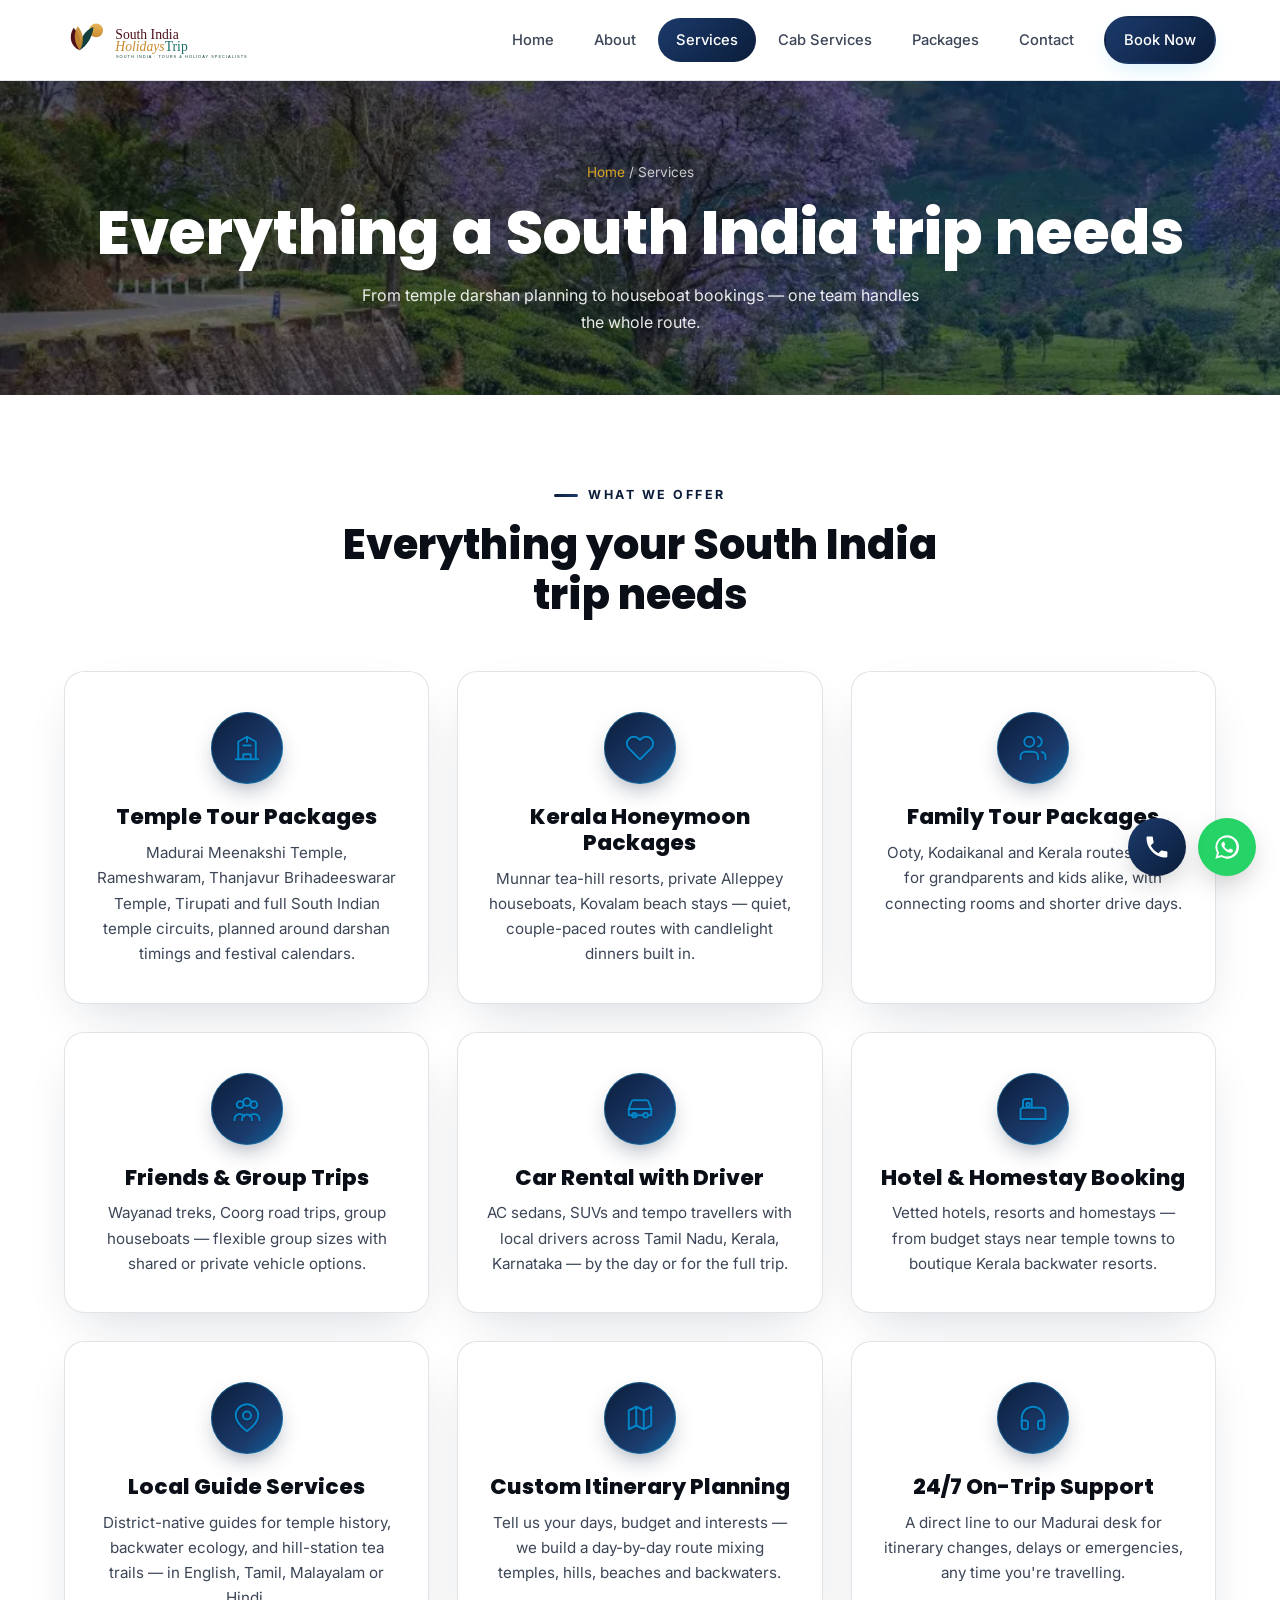
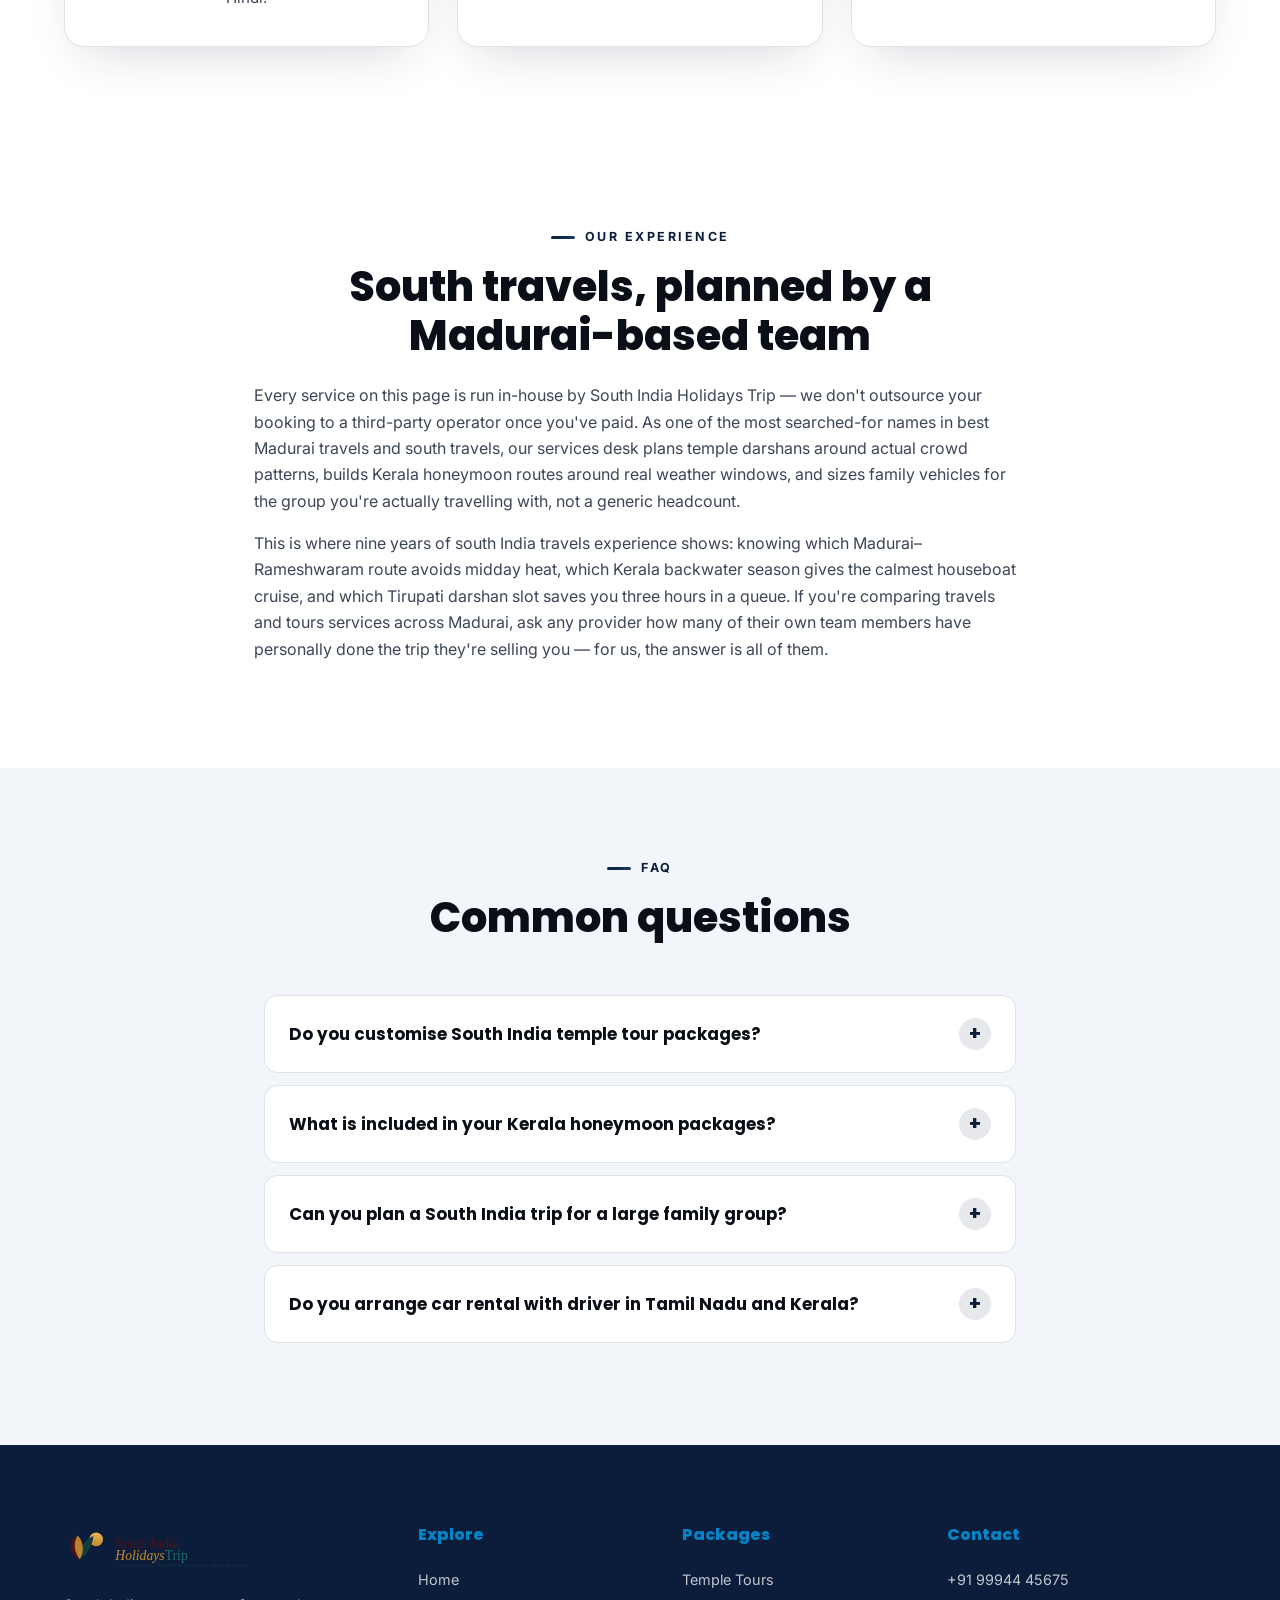
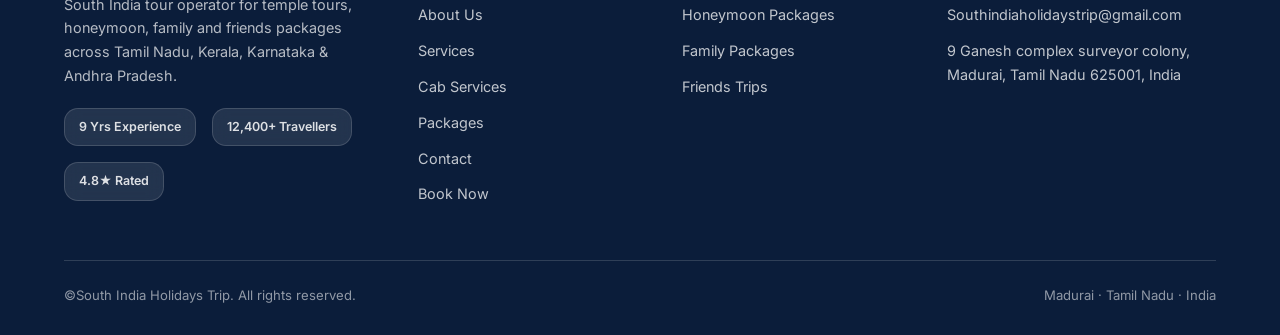
<file: services.html>
<!DOCTYPE html>
<html lang="en">

<head>
  <meta charset="UTF-8">
  <meta name="viewport" content="width=device-width, initial-scale=1.0">
  <title>South India Travels Services | Temple, Honeymoon &amp; Family Packages - Best Madurai Travels</title>
  <meta name="description"
    content="South India Holidays Trip services: temple tour packages, Kerala honeymoon packages, family holidays, friends trips, custom itineraries and car rental with driver — from Madurai's best travels team.">
  <meta name="keywords"
    content="south india travels services, best madurai travels, madurai travels services, south travels packages, temple tour services madurai, kerala honeymoon package services, car rental with driver south india">
  <link rel="canonical" href="https://www.southindiaholidaystrip.com/services.html">
  <meta name="robots" content="index, follow">
  <meta property="og:type" content="website">
  <meta property="og:site_name" content="South India Holidays Trip">
  <meta property="og:title" content="South India Travels Services | Best Madurai Travels">
  <meta property="og:description"
    content="Temple tours, honeymoon packages, family holidays, friends trips, custom itineraries and guided travel across Tamil Nadu and Kerala.">
  <meta property="og:image" content="https://www.southindiaholidaystrip.com/images/temppl.jpg">
  <meta property="og:url" content="https://www.southindiaholidaystrip.com/services.html">
  <meta name="twitter:card" content="summary_large_image">
  <meta name="twitter:title" content="South India Travels Services | Best Madurai Travels">
  <meta name="twitter:description" content="Temple tours, honeymoon packages, family &amp; friends trips across South India.">
  <link rel="preconnect" href="https://fonts.googleapis.com">
  <link
    href="https://fonts.googleapis.com/css2?family=Poppins:wght@700;800&family=Inter:wght@400;500;600;700&display=swap"
    rel="stylesheet">
  <link rel="stylesheet" href="css/style.css">
  <script type="application/ld+json">
{
  "@context": "https://schema.org",
  "@type": "BreadcrumbList",
  "itemListElement": [
    {"@type": "ListItem", "position": 1, "name": "Home", "item": "https://www.southindiaholidaystrip.com/index.html"},
    {"@type": "ListItem", "position": 2, "name": "Services", "item": "https://www.southindiaholidaystrip.com/services.html"}
  ]
}
</script>
  <script type="application/ld+json">
{
  "@context": "https://schema.org",
  "@type": "FAQPage",
  "mainEntity": [
    {"@type":"Question","name":"Do you customise South India temple tour packages?","acceptedAnswer":{"@type":"Answer","text":"Yes. Every temple tour can be adjusted for darshan timings, festival dates, and the specific temples you want to prioritise across Tamil Nadu, Kerala and Andhra Pradesh."}},
    {"@type":"Question","name":"What is included in your Kerala honeymoon packages?","acceptedAnswer":{"@type":"Answer","text":"Honeymoon packages typically include private houseboat stays in Alleppey, hill resorts in Munnar, candlelight dinners, and a private car with driver throughout Kerala."}},
    {"@type":"Question","name":"Can you plan a South India trip for a large family group?","acceptedAnswer":{"@type":"Answer","text":"Yes, family packages are planned with connecting rooms, senior-citizen friendly pacing, and vehicles sized for the full group."}},
    {"@type":"Question","name":"Do you arrange car rental with driver in Tamil Nadu and Kerala?","acceptedAnswer":{"@type":"Answer","text":"Yes, all packages include an AC vehicle with a local driver, and standalone car rental with driver is available even without a full package."}}
  ]
}
</script>
  <style>
    .icon-wrap svg {
      width: 100%;
      height: 100%;
      stroke: currentColor;
      fill: none;
      stroke-width: 1.6;
      stroke-linecap: round;
      stroke-linejoin: round;
    }
  </style>
</head>

<body>



  <div class="cursor-dot"></div>
  <div class="cursor-ring"></div>
  <div class="scroll-progress" id="scroll-progress"></div>

  <header class="site-header transparent">
    <div class="nav-wrap">
      <a href="index.html" class="brand">
        <img src="southindiaholidaystrip-logo.svg" alt="Company Logo">
      </a>
      <nav class="nav-links" id="nav-links">
        <a href="index.html">Home</a>
        <a href="about.html">About</a>
        <a href="services.html" class="active">Services</a>
        <a href="cabservices.html">Cab Services</a>
        <a href="packages.html">Packages</a>
        <a href="contact.html">Contact</a>
        <a href="booknow.html" class="btn btn-primary nav-cta">Book Now</a>
      </nav>
      <button class="nav-toggle" id="nav-toggle" aria-label="Toggle menu" aria-expanded="false"><span></span></button>
    </div>
  </header>
  <div class="nav-backdrop" id="nav-backdrop"></div>

  <section class="page-hero">
    <div class="page-hero-bg"><img src="images/munnar.webp" alt="" loading="eager"></div>
    <div class="page-hero-overlay"></div>
    <div class="container">
      <p class="crumb"><a href="index.html" style="color: goldenrod;">Home</a> / Services</p>
      <h1>Everything a South India trip needs</h1>
      <p style="max-width:560px;margin:0 auto;color:rgba(255,255,255,.9)">From temple darshan planning to houseboat
        bookings — one team handles the whole route.</p>
    </div>
  </section>

  <section class="section-light services-offer">
    <div class="container">
      <div class="section-head">
        <p class="eyebrow center">What We Offer</p>
        <h2>Everything your South India trip needs</h2>
      </div>
      <div class="grid grid-3">

        <div class="glass-card reveal" data-tilt>
          <div class="icon-wrap">
            <svg viewBox="0 0 24 24" fill="none" stroke="currentColor" stroke-width="1.8" stroke-linecap="round"
              stroke-linejoin="round">
              <path d="M3 21h18" />
              <path d="M5 21V7l7-4 7 4v14" />
              <path d="M9 21v-4h6v4" />
              <path d="M9 10h6" />
              <path d="M12 3v4" />
            </svg>
          </div>
          <h3>Temple Tour Packages</h3>
          <p>Madurai Meenakshi Temple, Rameshwaram, Thanjavur Brihadeeswarar Temple, Tirupati and full South Indian
            temple circuits, planned around darshan timings and festival calendars.</p>
        </div>

        <div class="glass-card reveal" data-tilt>
          <div class="icon-wrap">
            <svg viewBox="0 0 24 24" fill="none" stroke="currentColor" stroke-width="1.8" stroke-linecap="round"
              stroke-linejoin="round">
              <path
                d="M20.84 4.61a5.5 5.5 0 0 0-7.78 0L12 5.67l-1.06-1.06a5.5 5.5 0 0 0-7.78 7.78l1.06 1.06L12 21.23l7.78-7.78 1.06-1.06a5.5 5.5 0 0 0 0-7.78z" />
            </svg>
          </div>
          <h3>Kerala Honeymoon Packages</h3>
          <p>Munnar tea-hill resorts, private Alleppey houseboats, Kovalam beach stays — quiet, couple-paced routes with
            candlelight dinners built in.</p>
        </div>

        <div class="glass-card reveal" data-tilt>
          <div class="icon-wrap">
            <svg viewBox="0 0 24 24" fill="none" stroke="currentColor" stroke-width="1.8" stroke-linecap="round"
              stroke-linejoin="round">
              <path d="M16 21v-2a4 4 0 0 0-4-4H6a4 4 0 0 0-4 4v2" />
              <circle cx="9" cy="7" r="4" />
              <path d="M22 21v-2a4 4 0 0 0-3-3.87" />
              <path d="M16 3.13a4 4 0 0 1 0 7.75" />
            </svg>
          </div>
          <h3>Family Tour Packages</h3>
          <p>Ooty, Kodaikanal and Kerala routes paced for grandparents and kids alike, with connecting rooms and shorter
            drive days.</p>
        </div>

        <div class="glass-card reveal" data-tilt>
          <div class="icon-wrap">
            <svg viewBox="0 0 24 24" fill="none" stroke="currentColor" stroke-width="1.7" stroke-linecap="round"
              stroke-linejoin="round">
              <circle cx="6.5" cy="8.5" r="2.7" />
              <circle cx="17.5" cy="8.5" r="2.7" />
              <circle cx="12" cy="6.5" r="3" />
              <path d="M2 21v-.8a4.3 4.3 0 0 1 4.3-4.3h0a4.3 4.3 0 0 1 3.6 1.95" />
              <path d="M22 21v-.8a4.3 4.3 0 0 0-4.3-4.3h0a4.3 4.3 0 0 0-3.6 1.95" />
              <path d="M8 21v-.6a4 4 0 0 1 8 0v.6" />
            </svg>
          </div>
          <h3>Friends &amp; Group Trips</h3>
          <p>Wayanad treks, Coorg road trips, group houseboats — flexible group sizes with shared or private vehicle
            options.</p>
        </div>

        <div class="glass-card reveal" data-tilt>
          <div class="icon-wrap">
            <svg viewBox="0 0 24 24" fill="none" stroke="currentColor" stroke-width="1.8" stroke-linecap="round"
              stroke-linejoin="round">
              <path d="M5 17h-2v-5l2-5.5A2 2 0 0 1 6.86 5h10.28a2 2 0 0 1 1.86 1.5L21 12v5h-2" />
              <path d="M5 17h9" />
              <path d="M3 12h18" />
              <circle cx="7.5" cy="17" r="1.8" />
              <circle cx="16.5" cy="17" r="1.8" />
            </svg>
          </div>
          <h3>Car Rental with Driver</h3>
          <p>AC sedans, SUVs and tempo travellers with local drivers across Tamil Nadu, Kerala, Karnataka — by the day
            or for the full trip.</p>
        </div>

        <div class="glass-card reveal" data-tilt>
          <div class="icon-wrap">
            <svg viewBox="0 0 24 24" fill="none" stroke="currentColor" stroke-width="1.8" stroke-linecap="round"
              stroke-linejoin="round">
              <path d="M2 20v-7a2 2 0 0 1 2-2h16a2 2 0 0 1 2 2v7" />
              <path d="M2 20h20" />
              <path d="M4 11V6a2 2 0 0 1 2-2h5v7" />
              <circle cx="8" cy="8.5" r="1.4" />
            </svg>
          </div>
          <h3>Hotel &amp; Homestay Booking</h3>
          <p>Vetted hotels, resorts and homestays — from budget stays near temple towns to boutique Kerala backwater
            resorts.</p>
        </div>

        <div class="glass-card reveal" data-tilt>
          <div class="icon-wrap">
            <svg viewBox="0 0 24 24" fill="none" stroke="currentColor" stroke-width="1.8" stroke-linecap="round"
              stroke-linejoin="round">
              <path d="M21 10c0 6.5-9 12.5-9 12.5S3 16.5 3 10a9 9 0 0 1 18 0z" />
              <circle cx="12" cy="10" r="3.2" />
            </svg>
          </div>
          <h3>Local Guide Services</h3>
          <p>District-native guides for temple history, backwater ecology, and hill-station tea trails — in English,
            Tamil, Malayalam or Hindi.</p>
        </div>

        <div class="glass-card reveal" data-tilt>
          <div class="icon-wrap">
            <svg viewBox="0 0 24 24" fill="none" stroke="currentColor" stroke-width="1.8" stroke-linecap="round"
              stroke-linejoin="round">
              <polygon points="3 6 9 3 15 6 21 3 21 18 15 21 9 18 3 21" />
              <path d="M9 3v15" />
              <path d="M15 6v15" />
            </svg>
          </div>
          <h3>Custom Itinerary Planning</h3>
          <p>Tell us your days, budget and interests — we build a day-by-day route mixing temples, hills, beaches and
            backwaters.</p>
        </div>

        <div class="glass-card reveal" data-tilt>
          <div class="icon-wrap">
            <svg viewBox="0 0 24 24" fill="none" stroke="currentColor" stroke-width="1.8" stroke-linecap="round"
              stroke-linejoin="round">
              <path d="M3 18v-6a9 9 0 0 1 18 0v6" />
              <path d="M21 19a2 2 0 0 1-2 2h-1a2 2 0 0 1-2-2v-3a2 2 0 0 1 2-2h3z" />
              <path d="M3 19a2 2 0 0 0 2 2h1a2 2 0 0 0 2-2v-3a2 2 0 0 0-2-2H3z" />
            </svg>
          </div>
          <h3>24/7 On-Trip Support</h3>
          <p>A direct line to our Madurai desk for itinerary changes, delays or emergencies, any time you're travelling.
          </p>
        </div>

      </div>
    </div>
  </section>

  <section class="section-light">
    <div class="container" style="max-width:820px">
      <p class="eyebrow center">Our Experience</p>
      <h2 style="text-align:center">South travels, planned by a Madurai-based team</h2>
      <p>Every service on this page is run in-house by South India Holidays Trip — we don't outsource your booking
        to a third-party operator once you've paid. As one of the most searched-for names in best Madurai travels
        and south travels, our services desk plans temple darshans around actual crowd patterns, builds Kerala
        honeymoon routes around real weather windows, and sizes family vehicles for the group you're actually
        travelling with, not a generic headcount.</p>
      <p>This is where nine years of south India travels experience shows: knowing which Madurai–Rameshwaram route
        avoids midday heat, which Kerala backwater season gives the calmest houseboat cruise, and which Tirupati
        darshan slot saves you three hours in a queue. If you're comparing travels and tours services across
        Madurai, ask any provider how many of their own team members have personally done the trip they're selling
        you — for us, the answer is all of them.</p>
    </div>
  </section>

  <section class="section-muted">
    <div class="container" style="max-width:800px">
      <div class="section-head">
        <p class="eyebrow center">FAQ</p>
        <h2>Common questions</h2>
      </div>

      <div class="faq-list">
        <div class="accordion-item">
          <button aria-expanded="false">Do you customise South India temple tour packages?<span
              class="plus">+</span></button>
          <div class="panel">
            <p>Yes. Every temple tour can be adjusted for darshan timings, festival dates, and the specific temples you
              want to prioritise across Tamil Nadu, Kerala and Andhra Pradesh.</p>
          </div>
        </div>
        <div class="accordion-item">
          <button aria-expanded="false">What is included in your Kerala honeymoon packages?<span
              class="plus">+</span></button>
          <div class="panel">
            <p>Honeymoon packages typically include private houseboat stays in Alleppey, hill resorts in Munnar,
              candlelight dinners, and a private car with driver throughout Kerala.</p>
          </div>
        </div>
        <div class="accordion-item">
          <button aria-expanded="false">Can you plan a South India trip for a large family group?<span
              class="plus">+</span></button>
          <div class="panel">
            <p>Yes, family packages are planned with connecting rooms, senior-citizen friendly pacing, and vehicles
              sized for the full group.</p>
          </div>
        </div>
        <div class="accordion-item">
          <button aria-expanded="false">Do you arrange car rental with driver in Tamil Nadu and Kerala?<span
              class="plus">+</span></button>
          <div class="panel">
            <p>Yes, all packages include an AC vehicle with a local driver, and standalone car rental with driver is
              available even without a full package.</p>
          </div>
        </div>
      </div>
    </div>
  </section>

  <footer class="site-footer">
    <div class="container">
      <div class="footer-grid">
        <div class="footer-brand">
          <img src="southindiaholidaystrip-logo.svg" alt="Company Logo">
          <p>South India tour operator for temple tours, honeymoon, family and friends packages across Tamil Nadu,
            Kerala, Karnataka &amp; Andhra Pradesh.</p>
          <div class="trust-badges">
            <span class="trust-badge">9 Yrs Experience</span>
            <span class="trust-badge">12,400+ Travellers</span>
            <span class="trust-badge">4.8★ Rated</span>
          </div>
        </div>
        <div>
          <h4>Explore</h4>
          <a href="index.html">Home</a>
          <a href="about.html">About Us</a>
          <a href="services.html" class="active">Services</a>
          <a href="cabservices.html">Cab Services</a>
          <a href="packages.html">Packages</a>
          <a href="contact.html">Contact</a>
          <a href="booknow.html">Book Now</a>
        </div>
        <div>
          <h4>Packages</h4>
          <a href="packages.html?filter=temple#packages">Temple Tours</a>
          <a href="packages.html?filter=honeymoon#packages">Honeymoon Packages</a>
          <a href="packages.html?filter=family#packages">Family Packages</a>
          <a href="packages.html?filter=friends#packages">Friends Trips</a>
        </div>
        <div>
          <h4>Contact</h4>
          <a href="tel:+919994445675">+91 99944 45675</a>
          <a href="mailto:Southindiaholidaystrip@gmail.com">Southindiaholidaystrip@gmail.com</a>
          <a href="contact.html">9 Ganesh complex surveyor colony, Madurai, Tamil Nadu 625001, India</a>
        </div>
      </div>
      <div class="footer-bottom">
        <span>©South India Holidays Trip. All rights reserved.</span>
        <span>Madurai · Tamil Nadu · India</span>
      </div>
    </div>
  </footer>

  <a class="wa-float" href="https://wa.me/919994445675" target="_blank" rel="noopener" aria-label="Chat on WhatsApp">
    <svg viewBox="0 0 24 24" fill="currentColor">
      <path
        d="M12 2a10 10 0 0 0-8.6 15L2 22l5.2-1.4A10 10 0 1 0 12 2Zm0 18.2a8.2 8.2 0 0 1-4.2-1.1l-.3-.2-3.1.8.8-3-.2-.3A8.2 8.2 0 1 1 12 20.2Zm4.5-6.1c-.2-.1-1.5-.7-1.7-.8s-.4-.1-.5.1-.6.8-.7.9-.3.2-.5.1a6.7 6.7 0 0 1-2-1.2 7.4 7.4 0 0 1-1.4-1.7c-.1-.2 0-.4.1-.5s.2-.3.4-.4a1.6 1.6 0 0 0 .2-.4.4.4 0 0 0 0-.4c-.1-.1-.5-1.3-.7-1.8s-.4-.4-.5-.4h-.5a.9.9 0 0 0-.6.3 2.8 2.8 0 0 0-.9 2.1 4.9 4.9 0 0 0 1 2.5 11.2 11.2 0 0 0 4.3 3.8c.6.2 1 .4 1.4.5a3.4 3.4 0 0 0 1.5.1 2.4 2.4 0 0 0 1.6-1.1 1.9 1.9 0 0 0 .1-1.1c-.1-.1-.2-.2-.4-.3Z" />
    </svg>
  </a>
  <a class="call-float" href="tel:+919994445675" aria-label="Call us">
    <svg viewBox="0 0 24 24" fill="currentColor">
      <path
        d="M6.6 10.8c1.4 2.8 3.8 5.1 6.6 6.6l2.2-2.2c.3-.3.7-.4 1-.2 1.1.4 2.3.6 3.5.6.6 0 1 .4 1 1V20c0 .6-.4 1-1 1C10.6 21 3 13.4 3 4c0-.6.4-1 1-1h3.5c.6 0 1 .4 1 1 0 1.2.2 2.4.6 3.5.1.4 0 .8-.2 1L6.6 10.8Z" />
    </svg>
  </a>
  <button class="to-top" id="to-top" aria-label="Back to top">
    <svg viewBox="0 0 24 24" fill="none">
      <path d="M12 19V5M5 12l7-7 7 7" stroke="currentColor" stroke-width="2.4" stroke-linecap="round"
        stroke-linejoin="round" />
    </svg>
  </button>

  <script src="js/main.js"></script>
</body>

</html>
</file>
<file: css/style.css>
/* =========================================================
   SOUTH INDIA HOLIDAYS TRIP— Premium Light Theme
   TOURS & TRAVELS UI Redesign
   ========================================================= */

:root {
  /* Navy / Black / White / Sky-blue system — no off-palette accents */
  --primary: #1B3A6B;
  --primary-dark: #0B1D3A;
  --secondary: #0B1D3A;
  --accent: #0EA5E9;
  --highlight: #38BDF8;
  --luxury: #0284C7;
  --bg: #FFFFFF;
  --bg-section: #F2F6FB;
  --card-bg: rgba(255, 255, 255, 0.97);
  --text: #0A0E17;
  --text-soft: #3C4657;
  --border: rgba(11, 29, 58, 0.12);
  --hover-glow: rgba(14, 165, 233, 0.24);
  --glass: rgba(255, 255, 255, 0.84);
  --glass-border: rgba(255, 255, 255, 0.5);

  --display: "Poppins", "Segoe UI", sans-serif;
  --body: "Inter", "Segoe UI", sans-serif;

  --radius: 20px;
  --radius-sm: 14px;
  --radius-pill: 999px;
  --shadow: 0 20px 50px -20px rgba(11, 29, 58, 0.20);
  --shadow-soft: 0 8px 30px -12px rgba(11, 29, 58, 0.16);
  --shadow-glow: 0 0 40px var(--hover-glow);

  --container: 1200px;
  --nav-h: 72px;
}

*,
*::before,
*::after {
  box-sizing: border-box;
}

html {
  scroll-behavior: smooth;
  -webkit-text-size-adjust: 100%;
  max-width: 100%;
}

body {
  margin: 0;
  font-family: var(--body);
  color: var(--text);
  background: var(--bg);
  line-height: 1.65;
  font-size: 16px;
  overflow-x: hidden;
  -webkit-tap-highlight-color: transparent;
}

body.custom-cursor {
  cursor: none;
}

h1,
h2,
h3,
h4 {
  font-family: var(--display);
  font-weight: 800;
  color: var(--text);
  line-height: 1.2;
  margin: 0 0 0.5em;
  overflow-wrap: break-word;
}

h1 {
  font-size: clamp(2.4rem, 5.5vw, 3.8rem);
}

h2 {
  font-size: clamp(1.8rem, 3.5vw, 2.6rem);
}

h3 {
  font-size: 1.35rem;
}

p {
  margin: 0 0 1em;
  color: var(--text-soft);
}

a {
  color: inherit;
  text-decoration: none;
}

img {
  max-width: 100%;
  display: block;
}

ul {
  margin: 0;
  padding: 0;
  list-style: none;
}

button {
  font-family: var(--body);
  cursor: pointer;
}

.container {
  max-width: var(--container);
  margin: 0 auto;
  padding: 0 24px;
}

.logo-container {
  display: inline-flex;
  align-items: center;
  justify-content: center;
  flex-shrink: 0;
  width: 44px;
  height: 44px;
  padding: 8px;
  border-radius: var(--radius-sm);
  background: linear-gradient(135deg, var(--primary), var(--primary-dark));
  box-shadow: 0 6px 18px -8px var(--hover-glow);
  transition: transform 0.4s ease, box-shadow 0.3s ease;
}

.brand:hover .logo-container {
  transform: rotate(-6deg) scale(1.08);
  box-shadow: 0 10px 24px -8px var(--hover-glow);
}


/* ---------- Scroll Progress ---------- */
.scroll-progress {
  position: fixed;
  top: 0;
  left: 0;
  height: 3px;
  width: 0%;
  z-index: 900;
  background: linear-gradient(90deg, var(--primary-dark), var(--primary), var(--luxury));
  box-shadow: 0 0 12px var(--hover-glow);
  transition: width 0.1s ease-out;
}

/* ---------- Buttons ---------- */
.btn {
  display: inline-flex;
  align-items: center;
  justify-content: center;
  gap: 10px;
  padding: 14px 32px;
  border-radius: var(--radius-pill);
  font-weight: 600;
  font-size: 0.95rem;
  border: 2px solid transparent;
  transition: transform 0.3s ease, box-shadow 0.3s ease, background 0.3s ease;
  min-height: 48px;
  position: relative;
  overflow: hidden;
  isolation: isolate;
}

.btn::before {
  content: "";
  position: absolute;
  top: 0;
  left: -60%;
  width: 50%;
  height: 100%;
  background: linear-gradient(115deg, transparent, rgba(255, 255, 255, 0.4), transparent);
  transform: skewX(-18deg);
  transition: left 0.55s ease;
  z-index: 1;
  pointer-events: none;
}

.btn:hover::before {
  left: 130%;
}

.btn-primary {
  background: linear-gradient(135deg, var(--primary), var(--secondary));
  color: #fff;
  box-shadow: 0 8px 24px -8px var(--hover-glow);
}

.btn-primary:hover {
  transform: translateY(-3px);
  box-shadow: var(--shadow-glow);
}

.btn-gold {
  background: var(--luxury);
  color: #fff;
}

.btn-gold:hover {
  transform: translateY(-3px);
  box-shadow: 0 12px 30px -10px rgba(14, 165, 233, 0.5);
}

.btn-outline {
  background: transparent;
  border-color: var(--primary-dark);
  color: var(--primary-dark);
}

.btn-outline:hover {
  background: var(--primary-dark);
  color: #fff;
  transform: translateY(-2px);
}

.btn-ghost-light {
  border-color: rgba(255, 255, 255, 0.7);
  color: #fff;
  background: rgba(255, 255, 255, 0.1);
  backdrop-filter: blur(8px);
}

.btn-ghost-light:hover {
  background: rgba(255, 255, 255, 0.2);
  transform: translateY(-2px);
}

.btn .arrow {
  transition: transform 0.3s ease;
}

.btn:hover .arrow {
  transform: translateX(4px);
}

.btn:active {
  transform: translateY(1px) scale(0.98);
}

/* ---------- Eyebrow ---------- */
.eyebrow {
  display: inline-flex;
  align-items: center;
  gap: 10px;
  font-size: 0.78rem;
  letter-spacing: 2.5px;
  text-transform: uppercase;
  color: var(--primary-dark);
  font-weight: 700;
  margin-bottom: 14px;
}

.eyebrow::before {
  content: "";
  width: 24px;
  height: 3px;
  background: linear-gradient(90deg, var(--primary-dark), var(--primary));
  border-radius: 2px;
}

.eyebrow.center {
  justify-content: center;
  display: flex;
}

/* ---------- Header / Nav ---------- */
.site-header {
  position: sticky;
  top: 0;
  left: 0;
  right: 0;
  width: 100%;
  max-width: 100%;
  z-index: 500;
  background: var(--bg);
  border-bottom: 1px solid var(--border);
  box-shadow: var(--shadow-soft);
  transition: background 0.4s ease, box-shadow 0.4s ease, backdrop-filter 0.4s ease;
}

.site-header.transparent {
  background: var(--glass);
  backdrop-filter: blur(20px);
  -webkit-backdrop-filter: blur(20px);
  border-bottom: 1px solid var(--border);
  box-shadow: var(--shadow-soft);
}

.site-header.scrolled {
  background: var(--glass);
  backdrop-filter: blur(20px);
  -webkit-backdrop-filter: blur(20px);
  border-bottom: 1px solid var(--border);
  box-shadow: var(--shadow-soft);
}

.nav-wrap {
  display: flex;
  align-items: center;
  justify-content: space-between;
  padding: 16px 24px;
  max-width: var(--container);
  margin: 0 auto;
  min-height: var(--nav-h);
}

.brand {
  display: flex;
  align-items: center;
  gap: 12px;
  font-family: var(--display);
  font-size: 1.4rem;
  font-weight: 800;
  color: var(--text);
  z-index: 620;
}

.brand img {
  height: 56px;
  width: auto;
  max-width: 260px;
  object-fit: contain;
  transition: height 0.3s ease, filter 0.3s ease;
}

.site-header.scrolled .brand img {
  height: 48px;
}

.brand .mark {
  width: 40px;
  height: 40px;
  flex-shrink: 0;
  transition: transform 0.4s ease;
}

.brand:hover .mark {
  transform: rotate(-6deg) scale(1.08);
}

.brand small {
  display: block;
  font-family: var(--body);
  font-size: 0.6rem;
  letter-spacing: 2px;
  color: var(--primary-dark);
  font-weight: 600;
  text-transform: uppercase;
}

.nav-links {
  display: flex;
  align-items: center;
  gap: 4px;
}

.nav-links a {
  padding: 10px 18px;
  font-weight: 500;
  font-size: 0.92rem;
  color: var(--text-soft);
  border-radius: var(--radius-pill);
  transition: color 0.25s;
  position: relative;
  white-space: nowrap;
}

.nav-links a::after {
  content: "";
  position: absolute;
  left: 18px;
  right: 18px;
  bottom: 6px;
  height: 2px;
  background: linear-gradient(90deg, var(--primary-dark), var(--primary));
  transform: scaleX(0);
  transform-origin: left;
  transition: transform 0.3s ease;
  border-radius: 2px;
}

.nav-links a:not(.nav-cta):hover,
.nav-links a:not(.nav-cta).active {
  color: #fff;
  background: linear-gradient(135deg, var(--primary), var(--primary-dark));
  border-radius: var(--radius-pill);
}

.nav-links a.active::after,
.nav-links a:hover::after {
  transform: scaleX(0);
}

/* Transparent header now uses same white glass as scrolled — no color overrides needed */

.nav-cta {
  margin-left: 8px;
  color: #fff !important;
}

.nav-toggle {
  display: none;
  align-items: center;
  justify-content: center;
  width: 44px;
  height: 44px;
  border: 2px solid var(--border);
  background: var(--bg);
  border-radius: 12px;
  cursor: pointer;
  position: relative;
  z-index: 1001;
  transition: background 0.3s ease, border-color 0.3s ease, box-shadow 0.3s ease;
}

.nav-toggle:hover {
  border-color: var(--primary);
  box-shadow: 0 4px 14px -4px var(--hover-glow);
}

.nav-toggle span,
.nav-toggle span::before,
.nav-toggle span::after {
  position: absolute;
  content: "";
  width: 20px;
  height: 2.5px;
  border-radius: 50px;
  background: var(--primary-dark);
  transition: all 0.4s cubic-bezier(0.4, 0, 0.2, 1);
}

.nav-toggle span {
  top: 50%;
  left: 50%;
  transform: translate(-50%, -50%);
}

.nav-toggle span::before {
  transform: translateY(-7px);
}

.nav-toggle span::after {
  transform: translateY(7px);
}

.nav-toggle.open {
  background: var(--primary-dark);
  border-color: var(--primary-dark);
}

.nav-toggle.open span {
  background: transparent;
}

.nav-toggle.open span::before {
  transform: rotate(45deg);
  background: #fff;
}

.nav-toggle.open span::after {
  transform: rotate(-45deg);
  background: #fff;
}

.nav-backdrop {
  display: none;
}

/* ---------- Hero (Home - Full Width) ---------- */
.hero-full {
  position: relative;
  min-height: 100vh;
  overflow: hidden;
  display: flex;
  align-items: center;
  justify-content: center;
}

.hero-slideshow {
  position: absolute;
  inset: 0;
  z-index: 0;
}

.hero-slide {
  position: absolute;
  inset: 0;
  opacity: 0;
  transition: opacity 1.2s ease;
}

.hero-slide.active {
  opacity: 1;
}

.hero-slide img {
  width: 100%;
  height: 100%;
  object-fit: cover;
  animation: ken-burns 12s ease-in-out infinite alternate;
}

@keyframes ken-burns {
  from {
    transform: scale(1);
  }

  to {
    transform: scale(1.08);
  }
}

.hero-overlay {
  position: absolute;
  inset: 0;
  background: linear-gradient(135deg, rgba(10, 10, 10, 0.6) 0%, rgba(11, 29, 58, 0.5) 50%, rgba(10, 10, 10, 0.55) 100%);
  z-index: 1;
}

.hero-clouds {
  position: absolute;
  inset: 0;
  z-index: 2;
  pointer-events: none;
  overflow: hidden;
}

.cloud {
  position: absolute;
  background: rgba(255, 255, 255, 0.15);
  border-radius: 100px;
  filter: blur(20px);
  animation: cloud-drift linear infinite;
}

.cloud-1 {
  width: 200px;
  height: 60px;
  top: 15%;
  left: -10%;
  animation-duration: 35s;
}

.cloud-2 {
  width: 280px;
  height: 80px;
  top: 25%;
  left: -15%;
  animation-duration: 45s;
  animation-delay: -10s;
}

.cloud-3 {
  width: 160px;
  height: 50px;
  top: 8%;
  left: -5%;
  animation-duration: 30s;
  animation-delay: -20s;
}

@keyframes cloud-drift {
  from {
    transform: translateX(0);
  }

  to {
    transform: translateX(calc(100% + 300px));
  }
}

.hero-content {
  position: relative;
  z-index: 3;
  text-align: center;
  color: #fff;
  max-width: 820px;
  padding: 60px 24px 80px;
}

.hero-content h1 {
  color: #fff;
  margin-bottom: 20px;
}

.hero-content h1 .accent {
  background: linear-gradient(135deg, var(--luxury), var(--highlight));
  -webkit-background-clip: text;
  -webkit-text-fill-color: transparent;
  background-clip: text;
}

.hero-content .lead {
  color: rgba(255, 255, 255, 0.9);
  font-size: 1.1rem;
  max-width: 600px;
  margin: 0 auto 28px;
}

.hero-actions {
  display: flex;
  gap: 16px;
  justify-content: center;
  flex-wrap: wrap;
  margin-bottom: 48px;
}

.hero-stats {
  display: flex;
  gap: 40px;
  justify-content: center;
  flex-wrap: wrap;
}

.hero-stats div {
  text-align: center;
}

.hero-stats strong {
  font-family: var(--display);
  font-size: 2rem;
  font-weight: 800;
  display: block;
  color: var(--luxury);
}

.hero-stats span {
  font-size: 0.82rem;
  color: rgba(255, 255, 255, 0.75);
  letter-spacing: 0.5px;
}

.hero-float-icons {
  position: absolute;
  inset: 0;
  z-index: 2;
  pointer-events: none;
}

.float-icon {
  position: absolute;
  font-size: 2rem;
  opacity: 0.6;
  animation: float-icon 4s ease-in-out infinite;
}

.float-icon:nth-child(1) {
  top: 20%;
  left: 8%;
  animation-delay: 0s;
}

.float-icon:nth-child(2) {
  top: 60%;
  right: 10%;
  animation-delay: -1s;
}

.float-icon:nth-child(3) {
  bottom: 25%;
  left: 12%;
  animation-delay: -2s;
}

.float-icon:nth-child(4) {
  top: 35%;
  right: 18%;
  animation-delay: -0.5s;
}

@keyframes float-icon {

  0%,
  100% {
    transform: translateY(0) rotate(0deg);
  }

  50% {
    transform: translateY(-15px) rotate(5deg);
  }
}

.hero-dots {
  position: absolute;
  bottom: 40px;
  left: 50%;
  transform: translateX(-50%);
  z-index: 4;
  display: flex;
  gap: 10px;
}

.hero-dots button {
  width: 12px;
  height: 12px;
  border-radius: 50%;
  border: 2px solid rgba(255, 255, 255, 0.6);
  background: transparent;
  padding: 0;
  transition: background 0.3s, transform 0.3s;
}

.hero-dots button.active {
  background: var(--luxury);
  border-color: var(--luxury);
  transform: scale(1.2);
}

.wave-divider {
  position: absolute;
  bottom: -1px;
  left: 0;
  right: 0;
  z-index: 4;
  line-height: 0;
}

.wave-divider svg {
  width: 100%;
  height: 80px;
}

/* ---------- Sections ---------- */
section {
  padding: 90px 0;
  position: relative;
}

.section-light {
  background: var(--bg);
}

.section-muted {
  background: var(--bg-section);
}

.section-gradient {
  background: linear-gradient(135deg, #0A0A0A 0%, var(--primary-dark) 50%, var(--primary) 100%);
  color: #fff;
}

.section-gradient h2,
.section-gradient h3 {
  color: #ffffff;
}

.section-gradient p {
  color: rgba(255, 255, 255, 0.9);
}

.section-gradient .glass-card h3 {
  color: var(--text);
}

.section-gradient .glass-card p {
  color: var(--text-soft);
}

.section-head {
  max-width: 640px;
  margin: 0 auto 52px;
  text-align: center;
}

/* ---------- Glass Cards ---------- */
.glass-card {
  background: var(--card-bg);
  backdrop-filter: blur(16px);
  -webkit-backdrop-filter: blur(16px);
  border: 1px solid var(--border);
  border-radius: var(--radius);
  padding: 36px 28px;
  box-shadow: var(--shadow);
  transition: transform 0.35s ease, box-shadow 0.35s ease, border-color 0.35s ease;
  position: relative;
  overflow: hidden;
}

.glass-card::before {
  content: "";
  position: absolute;
  top: 0;
  left: 0;
  right: 0;
  height: 3px;
  background: linear-gradient(90deg, var(--primary-dark), var(--luxury));
  opacity: 0;
  transition: opacity 0.3s;
}

.glass-card:hover {
  transform: translateY(-8px);
  box-shadow: var(--shadow-glow);
  border-color: rgba(11, 29, 58, 0.3);
}

.glass-card:hover::before {
  opacity: 1;
}

.glass-card .icon-wrap {
  width: 64px;
  height: 64px;
  margin: 0 auto 20px;
  display: flex;
  align-items: center;
  justify-content: center;
  background: linear-gradient(135deg, rgba(27, 58, 107, 0.12), rgba(14, 165, 233, 0.10));
  border-radius: 16px;
  font-size: 1.8rem;
  transition: transform 0.4s ease;
}

.glass-card:hover .icon-wrap {
  transform: translateY(-4px) scale(1.1);
}

.glass-card h3 {
  margin-bottom: 10px;
  text-align: center;
}

.glass-card p {
  font-size: 0.95rem;
  margin-bottom: 0;
  text-align: center;
}

/* ---------- Destination Cards ---------- */
.place-card {
  border-radius: var(--radius);
  overflow: hidden;
  background: var(--card-bg);
  box-shadow: var(--shadow);
  border: 1px solid var(--border);
  transition: transform 0.35s ease, box-shadow 0.35s ease;
}

.place-card:hover {
  transform: translateY(-8px);
  box-shadow: var(--shadow-glow);
}

/* Destination card link wrapper */
.place-card-link {
  display: block;
  text-decoration: none;
  color: inherit;
  border-radius: var(--radius);
  transition: transform 0.35s ease;
}

.place-card-link:hover .place-card {
  transform: translateY(-8px);
  box-shadow: var(--shadow-glow);
}

.place-card .art {
  height: 220px;
  overflow: hidden;
  position: relative;
}

.place-card .art img {
  width: 100%;
  height: 100%;
  object-fit: cover;
  display: block;
}

.place-card .art::after {
  content: "";
  position: absolute;
  inset: 0;
  background: linear-gradient(to top, rgba(15, 23, 42, 0.3), transparent);
  pointer-events: none;
}

.place-card .art img {
  width: 100%;
  height: 100%;
  object-fit: cover;
  transition: transform 0.7s ease, filter 0.4s ease;
}

.place-card:hover .art img {
  transform: scale(1.1);
  filter: brightness(1.05);
}

.place-card .body {
  padding: 24px;
}

.place-card .tag {
  display: inline-block;
  font-size: 0.72rem;
  font-weight: 700;
  letter-spacing: 1px;
  text-transform: uppercase;
  color: var(--primary-dark);
  background: rgba(11, 29, 58, 0.1);
  padding: 5px 12px;
  border-radius: var(--radius-pill);
  margin-bottom: 12px;
  transition: background 0.3s, color 0.3s;
}

.place-card:hover .tag {
  background: var(--primary-dark);
  color: #ffffff;
}

/* ---------- Package Tier Cards ---------- */
.tier-card {
  background: var(--card-bg);
  border: 1px solid var(--border);
  border-radius: var(--radius);
  overflow: hidden;
  box-shadow: var(--shadow);
  display: flex;
  flex-direction: column;
  height: 100%;
  transition: transform 0.35s ease, box-shadow 0.35s ease;
  position: relative;
}

.tier-card[data-tilt] {
  transform-style: preserve-3d;
  perspective: 1000px;
}

.tier-card:hover {
  box-shadow: var(--shadow-glow);
}

.tier-card .art {
  width: 100%;
  height: 240px;
  overflow: hidden;
  position: relative;
}

.tier-card .art img {
  width: 100%;
  height: 100%;
  object-fit: cover;
  transition: transform 0.7s ease;
}

.tier-card:hover .art img {
  transform: scale(1.1);
}

.tier-card .art::after {
  content: "";
  position: absolute;
  top: -50%;
  left: -50%;
  width: 200%;
  height: 200%;
  background: linear-gradient(45deg, transparent 40%, rgba(255, 255, 255, 0.3) 50%, transparent 60%);
  transform: translateX(-100%);
  transition: transform 0.6s ease;
}

.tier-card:hover .art::after {
  transform: translateX(100%);
}

.price-badge {
  position: absolute;
  top: 16px;
  right: 16px;
  background: var(--luxury);
  color: #fff;
  font-weight: 700;
  font-size: 0.85rem;
  padding: 8px 16px;
  border-radius: var(--radius-pill);
  box-shadow: var(--shadow-soft);
  animation: badge-float 3s ease-in-out infinite;
  z-index: 2;
}

@keyframes badge-float {

  0%,
  100% {
    transform: translateY(0);
  }

  50% {
    transform: translateY(-4px);
  }
}

.tier-card .card-body {
  padding: 28px;
  flex: 1;
  display: flex;
  flex-direction: column;
}

.tier-label {
  font-size: 0.78rem;
  letter-spacing: 2px;
  text-transform: uppercase;
  color: var(--primary-dark);
  font-weight: 700;
  margin-bottom: 8px;
}

.tier-card h3 {
  margin-bottom: 10px;
}

.tier-card p {
  font-size: 0.93rem;
  margin-bottom: 16px;
}

.tier-card ul {
  margin: 0 0 20px;
  flex: 1;
}

.tier-card ul li {
  padding: 8px 0 8px 28px;
  position: relative;
  font-size: 0.9rem;
  color: var(--text-soft);
  border-top: 1px dashed var(--border);
}

.tier-card ul li:first-child {
  border-top: none;
}

.tier-card ul li::before {
  content: "✓";
  position: absolute;
  left: 0;
  color: var(--accent);
  font-weight: 700;
}

.tier-card.featured {
  border: 2px solid var(--luxury);
  animation: featured-pulse 3s ease-in-out infinite;
}

@keyframes featured-pulse {

  0%,
  100% {
    box-shadow: var(--shadow);
  }

  50% {
    box-shadow: var(--shadow), 0 0 0 4px rgba(14, 165, 233, 0.15);
  }
}

.tier-card .card-actions {
  display: flex;
  gap: 10px;
  flex-direction: column;
}

.tier-card .card-actions .btn {
  width: 100%;
}

/* ---------- Grids ---------- */
.grid {
  display: grid;
  gap: 28px;
}

.grid-2 {
  grid-template-columns: repeat(2, 1fr);
}

.grid-3 {
  grid-template-columns: repeat(3, 1fr);
}

.grid-4 {
  grid-template-columns: repeat(4, 1fr);
}

/* ---------- Page Hero (Inner Pages) ---------- */
.page-hero {
  position: relative;
  padding: 80px 0 60px;
  text-align: center;
  color: #fff;
  overflow: hidden;
}

.page-hero-bg {
  position: absolute;
  inset: 0;
  z-index: 0;
}

.page-hero-bg img {
  width: 100%;
  height: 100%;
  object-fit: cover;
}

.page-hero-overlay {
  position: absolute;
  inset: 0;
  background: linear-gradient(135deg, rgba(10, 10, 10, 0.65), rgba(11, 29, 58, 0.5));
  z-index: 1;
}

.page-hero .container {
  position: relative;
  z-index: 2;
}

.page-hero h1 {
  color: #fff;
  margin-bottom: 12px;
}

.page-hero .crumb {
  font-size: 0.85rem;
  color: rgba(255, 255, 255, 0.75);
}

.page-hero .crumb a {
  color: var(--luxury);
}

/* ---------- Testimonials ---------- */
.testimonial-slider {
  position: relative;
  overflow: hidden;
  max-width: 800px;
  margin: 0 auto;
}

.testimonial-track {
  display: flex;
  transition: transform 0.6s cubic-bezier(0.4, 0, 0.2, 1);
}

.testimonial-card {
  min-width: 100%;
  padding: 0 20px;
}

.testimonial-inner {
  background: var(--card-bg);
  backdrop-filter: blur(16px);
  border: 1px solid var(--border);
  border-radius: var(--radius);
  padding: 40px 36px;
  text-align: center;
  box-shadow: var(--shadow);
  position: relative;
}

.testimonial-inner .quote-mark {
  font-size: 4rem;
  line-height: 1;
  color: var(--primary);
  opacity: 0.3;
  font-family: Georgia, serif;
  animation: quote-pulse 3s ease-in-out infinite;
}

@keyframes quote-pulse {

  0%,
  100% {
    opacity: 0.3;
    transform: scale(1);
  }

  50% {
    opacity: 0.5;
    transform: scale(1.05);
  }
}

.testimonial-inner p {
  font-size: 1.1rem;
  font-style: italic;
  color: var(--text);
  margin: 16px 0 24px;
}

.testimonial-author {
  display: flex;
  align-items: center;
  justify-content: center;
  gap: 14px;
}

.testimonial-author img {
  width: 56px;
  height: 56px;
  border-radius: 50%;
  object-fit: cover;
  border: 3px solid var(--primary);
  transition: transform 0.3s ease;
}

.testimonial-inner:hover .testimonial-author img {
  transform: scale(1.1);
}

.testimonial-author strong {
  display: block;
  color: var(--text);
}

.testimonial-author span {
  font-size: 0.85rem;
  color: var(--text-soft);
}

.stars {
  color: var(--luxury);
  letter-spacing: 3px;
  margin-bottom: 12px;
  font-size: 1.1rem;
}

.stars span {
  display: inline-block;
  animation: star-pop 0.5s ease backwards;
}

.stars span:nth-child(1) {
  animation-delay: 0.1s;
}

.stars span:nth-child(2) {
  animation-delay: 0.2s;
}

.stars span:nth-child(3) {
  animation-delay: 0.3s;
}

.stars span:nth-child(4) {
  animation-delay: 0.4s;
}

.stars span:nth-child(5) {
  animation-delay: 0.5s;
}

@keyframes star-pop {
  from {
    transform: scale(0);
    opacity: 0;
  }

  to {
    transform: scale(1);
    opacity: 1;
  }
}

.testimonial-dots {
  display: flex;
  justify-content: center;
  gap: 8px;
  margin-top: 28px;
}

.testimonial-dots button {
  width: 10px;
  height: 10px;
  border-radius: 50%;
  border: none;
  background: var(--border);
  padding: 0;
  transition: background 0.3s, transform 0.3s;
}

.testimonial-dots button.active {
  background: var(--primary-dark);
  transform: scale(1.3);
}

/* ---------- FAQ Accordion ---------- */
.faq-list {
  max-width: 760px;
  margin: 0 auto;
}

.accordion-item {
  background: var(--card-bg);
  border: 1px solid var(--border);
  border-radius: var(--radius-sm);
  margin-bottom: 12px;
  overflow: hidden;
  transition: box-shadow 0.3s ease;
}

.accordion-item:hover {
  box-shadow: var(--shadow-soft);
}

.accordion-item button {
  width: 100%;
  text-align: left;
  background: none;
  border: none;
  padding: 22px 24px;
  display: flex;
  justify-content: space-between;
  align-items: center;
  font-family: var(--display);
  font-size: 1.05rem;
  font-weight: 700;
  color: var(--text);
  gap: 16px;
}

.accordion-item .plus {
  width: 32px;
  height: 32px;
  border-radius: 50%;
  background: rgba(11, 29, 58, 0.1);
  display: flex;
  align-items: center;
  justify-content: center;
  font-size: 1.2rem;
  color: var(--primary-dark);
  transition: transform 0.35s ease, background 0.3s ease;
  flex-shrink: 0;
}

.accordion-item.open .plus {
  transform: rotate(45deg);
  background: var(--primary-dark);
  color: #fff;
}

.accordion-item .panel {
  max-height: 0;
  overflow: hidden;
  transition: max-height 0.4s cubic-bezier(0.4, 0, 0.2, 1);
}

.accordion-item .panel p {
  padding: 0 24px 22px;
  margin: 0;
}

/* ---------- Forms ---------- */
.form-grid {
  display: grid;
  grid-template-columns: 1fr 1fr;
  gap: 20px;
}

.field {
  display: flex;
  flex-direction: column;
  gap: 6px;
  position: relative;
}

.field.full {
  grid-column: 1 / -1;
}

.field.floating label {
  position: absolute;
  left: 16px;
  top: 29px;
  transform: translateY(-50%);
  font-size: 0.9rem;
  font-weight: 500;
  color: var(--text-soft);
  pointer-events: none;
  transition: all 0.25s ease;
  background: transparent;
  padding: 0 4px;
}

.field.floating textarea+label,
.field.floating input:focus+label,
.field.floating input:not(:placeholder-shown)+label,
.field.floating select:focus+label,
.field.floating select:valid+label {
  top: 0;
  font-size: 0.75rem;
  color: var(--primary-dark);
  font-weight: 600;
}

label {
  font-size: 0.82rem;
  font-weight: 600;
  color: var(--text);
}

input,
select,
textarea {
  font-family: var(--body);
  font-size: 0.96rem;
  padding: 16px;
  border: 1.5px solid var(--border);
  border-radius: var(--radius-sm);
  background: var(--bg);
  color: var(--text);
  width: 100%;
  transition: border-color 0.25s, box-shadow 0.25s;
}

input:focus,
select:focus,
textarea:focus {
  outline: none;
  border-color: var(--primary);
  box-shadow: 0 0 0 4px var(--hover-glow);
}

textarea {
  resize: vertical;
  min-height: 120px;
}

/* ---------- Booking Multi-Step ---------- */
.booking-wizard {
  max-width: 760px;
  margin: 0 auto;
}

.booking-progress {
  display: flex;
  justify-content: space-between;
  margin-bottom: 40px;
  position: relative;
}

.booking-progress::before {
  content: "";
  position: absolute;
  top: 20px;
  left: 10%;
  right: 10%;
  height: 3px;
  background: var(--border);
  z-index: 0;
}

.booking-progress .progress-fill {
  position: absolute;
  top: 20px;
  left: 10%;
  height: 3px;
  background: linear-gradient(90deg, var(--primary-dark), var(--primary));
  z-index: 1;
  transition: width 0.5s ease;
}

.progress-step {
  display: flex;
  flex-direction: column;
  align-items: center;
  gap: 8px;
  position: relative;
  z-index: 2;
}

.progress-step .step-num {
  width: 40px;
  height: 40px;
  border-radius: 50%;
  background: var(--bg-section);
  border: 2px solid var(--border);
  display: flex;
  align-items: center;
  justify-content: center;
  font-weight: 700;
  font-size: 0.9rem;
  color: var(--text-soft);
  transition: all 0.4s ease;
}

.progress-step.active .step-num,
.progress-step.done .step-num {
  background: linear-gradient(135deg, var(--primary), var(--secondary));
  border-color: transparent;
  color: #fff;
  box-shadow: var(--shadow-glow);
}

.progress-step span {
  font-size: 0.78rem;
  font-weight: 600;
  color: var(--text-soft);
}

.progress-step.active span {
  color: var(--primary-dark);
}

.booking-step {
  display: none;
  animation: step-in 0.5s ease;
}

.booking-step.active {
  display: block;
}

@keyframes step-in {
  from {
    opacity: 0;
    transform: translateX(20px);
  }

  to {
    opacity: 1;
    transform: none;
  }
}

.booking-nav {
  display: flex;
  justify-content: space-between;
  margin-top: 28px;
  gap: 16px;
}

.confirmation-card {
  text-align: center;
  padding: 48px 36px;
  background: var(--card-bg);
  border-radius: var(--radius);
  border: 1px solid var(--border);
  box-shadow: var(--shadow);
}

.confirmation-card .check-icon {
  width: 80px;
  height: 80px;
  margin: 0 auto 24px;
  background: linear-gradient(135deg, var(--accent), #059669);
  border-radius: 50%;
  display: flex;
  align-items: center;
  justify-content: center;
  font-size: 2.5rem;
  color: #fff;
  animation: check-pop 0.6s cubic-bezier(0.4, 0, 0.2, 1);
}

@keyframes check-pop {
  0% {
    transform: scale(0);
  }

  50% {
    transform: scale(1.2);
  }

  100% {
    transform: scale(1);
  }
}

/* ---------- Package Detail Page ---------- */
.pkg-detail-hero {
  position: relative;
  height: 55vh;
  min-height: 400px;
  overflow: hidden;
}

.pkg-detail-hero img {
  width: 100%;
  height: 100%;
  object-fit: cover;
}

.pkg-detail-hero .overlay {
  position: absolute;
  inset: 0;
  background: linear-gradient(to top, rgba(15, 23, 42, 0.7), transparent 60%);
  display: flex;
  align-items: flex-end;
  padding: 40px 24px;
}

.pkg-detail-hero .overlay .container {
  width: 100%;
}

.pkg-detail-hero h1 {
  color: #fff;
  margin-bottom: 8px;
}

.pkg-detail-hero .meta {
  color: rgba(255, 255, 255, 0.85);
  font-size: 0.95rem;
}

.pkg-detail-layout {
  display: grid;
  grid-template-columns: 1fr 360px;
  gap: 40px;
  align-items: start;
  margin-top: -60px;
  position: relative;
  z-index: 2;
}

.pkg-detail-main {
  padding-top: 20px;
}

.sticky-summary {
  position: sticky;
  top: calc(var(--nav-h) + 24px);
  background: var(--card-bg);
  backdrop-filter: blur(16px);
  border: 1px solid var(--border);
  border-radius: var(--radius);
  padding: 32px;
  box-shadow: var(--shadow);
}

.sticky-summary .price {
  font-family: var(--display);
  font-size: 2.2rem;
  font-weight: 800;
  color: var(--primary-dark);
  margin-bottom: 4px;
}

.sticky-summary .price-note {
  font-size: 0.85rem;
  color: var(--text-soft);
  margin-bottom: 24px;
}

.itinerary-timeline {
  position: relative;
  padding-left: 32px;
}

.itinerary-timeline::before {
  content: "";
  position: absolute;
  left: 8px;
  top: 8px;
  bottom: 8px;
  width: 3px;
  background: linear-gradient(to bottom, var(--primary), var(--accent));
  border-radius: 3px;
}

.itinerary-day {
  position: relative;
  margin-bottom: 20px;
  background: var(--card-bg);
  border: 1px solid var(--border);
  border-radius: var(--radius-sm);
  overflow: hidden;
  transition: box-shadow 0.3s ease;
}

.itinerary-day::before {
  content: "";
  position: absolute;
  left: -28px;
  top: 22px;
  width: 14px;
  height: 14px;
  background: var(--primary);
  border: 3px solid var(--bg);
  border-radius: 50%;
  box-shadow: 0 0 0 3px var(--hover-glow);
}

.itinerary-day button {
  width: 100%;
  text-align: left;
  background: none;
  border: none;
  padding: 20px 24px;
  display: flex;
  justify-content: space-between;
  align-items: center;
  font-family: var(--display);
  font-weight: 700;
  font-size: 1rem;
  color: var(--text);
  cursor: pointer;
}

.itinerary-day .day-panel {
  max-height: 0;
  overflow: hidden;
  transition: max-height 0.4s ease;
}

.itinerary-day.open .day-panel {
  max-height: 300px;
}

.itinerary-day .day-panel p {
  padding: 0 24px 20px;
  margin: 0;
}

.gallery-grid {
  display: grid;
  grid-template-columns: repeat(3, 1fr);
  gap: 12px;
}

.gallery-grid img {
  width: 100%;
  height: 160px;
  object-fit: cover;
  border-radius: var(--radius-sm);
  cursor: pointer;
  transition: transform 0.3s ease, box-shadow 0.3s ease;
  border: 2px solid transparent;
}

.gallery-grid img:hover {
  transform: scale(1.05);
  box-shadow: var(--shadow-glow);
  border-color: var(--primary);
}

.pkg-nav-tabs {
  display: flex;
  gap: 8px;
  margin-bottom: 32px;
  flex-wrap: wrap;
  position: sticky;
  top: var(--nav-h);
  background: var(--bg);
  padding: 16px 0;
  z-index: 10;
  border-bottom: 1px solid var(--border);
}

.pkg-nav-tabs a {
  padding: 10px 20px;
  border-radius: var(--radius-pill);
  font-weight: 600;
  font-size: 0.88rem;
  color: var(--text-soft);
  transition: all 0.3s ease;
}

.pkg-nav-tabs a:hover,
.pkg-nav-tabs a.active {
  background: linear-gradient(135deg, var(--primary), var(--secondary));
  color: #fff;
}

.map-embed {
  border-radius: var(--radius);
  overflow: hidden;
  box-shadow: var(--shadow);
  border: 1px solid var(--border);
}

.map-embed iframe {
  width: 100%;
  height: 340px;
  border: 0;
  display: block;
}

/* ---------- Footer ---------- */
.site-footer {
  position: relative;
  color: rgba(255, 255, 255, 0.85);
  padding: 80px 0 28px;
  overflow: hidden;
  background: var(--primary-dark);
}

.footer-bg {
  display: none;
}

.footer-bg img {
  width: 100%;
  height: 100%;
  object-fit: cover;
}

.footer-overlay {
  display: none;
}

.site-footer .container {
  position: relative;
  z-index: 2;
}

.footer-grid {
  display: grid;
  grid-template-columns: 1.4fr 1fr 1fr 1.2fr;
  gap: 40px;
  margin-bottom: 48px;
}

.footer-grid h4 {
  color: var(--luxury);
  font-size: 1rem;
  margin-bottom: 18px;
}

.footer-grid a {
  display: block;
  padding: 6px 0;
  font-size: 0.9rem;
  color: rgba(255, 255, 255, 0.75);
  transition: color 0.25s, padding-left 0.25s;
}

.footer-grid a:hover {
  color: #fff;
  padding-left: 8px;
}

.footer-brand img {
  height: 48px;
  width: auto;
  margin-bottom: 20px;
  object-fit: contain;
}

.footer-brand p {
  color: rgba(255, 255, 255, 0.7);
  font-size: 0.9rem;
  max-width: 300px;
}

.trust-badges {
  display: flex;
  gap: 16px;
  margin-top: 20px;
  flex-wrap: wrap;
}

.trust-badge {
  background: rgba(255, 255, 255, 0.1);
  backdrop-filter: blur(8px);
  padding: 8px 14px;
  border-radius: var(--radius-sm);
  font-size: 0.78rem;
  font-weight: 600;
  border: 1px solid rgba(255, 255, 255, 0.15);
}

.footer-bottom {
  border-top: 1px solid rgba(255, 255, 255, 0.15);
  padding-top: 24px;
  display: flex;
  justify-content: space-between;
  flex-wrap: wrap;
  gap: 12px;
  font-size: 0.82rem;
  color: rgba(255, 255, 255, 0.55);
}

/* ---------- Floating Buttons ---------- */
.wa-float,
.call-float {
  position: fixed;
  z-index: 400;
  width: 58px;
  height: 58px;
  border-radius: 50%;
  display: flex;
  align-items: center;
  justify-content: center;
  box-shadow: 0 10px 30px -8px rgba(0, 0, 0, 0.3);
  transition: transform 0.25s ease;
}

.wa-float {
  bottom: 24px;
  right: 24px;
  background: #25D366;
  color: #fff;
}

.call-float {
  bottom: 24px;
  right: 94px;
  background: linear-gradient(135deg, var(--primary), var(--secondary));
  color: #fff;
}

.wa-float:hover,
.call-float:hover {
  transform: scale(1.1);
}

.wa-float svg,
.call-float svg {
  width: 28px;
  height: 28px;
}

.wa-float::after {
  content: "";
  position: absolute;
  inset: 0;
  border-radius: 50%;
  box-shadow: 0 0 0 0 rgba(37, 211, 102, 0.5);
  animation: wa-pulse 2.6s ease-out infinite;
  pointer-events: none;
}

@keyframes wa-pulse {
  0% {
    box-shadow: 0 0 0 0 rgba(37, 211, 102, 0.5);
  }

  70% {
    box-shadow: 0 0 0 16px rgba(37, 211, 102, 0);
  }

  100% {
    box-shadow: 0 0 0 0 rgba(37, 211, 102, 0);
  }
}

/* ---------- Back to Top ---------- */
.to-top {
  position: fixed;
  bottom: 24px;
  left: 24px;
  z-index: 400;
  width: 52px;
  height: 52px;
  border-radius: 50%;
  border: none;
  background: linear-gradient(135deg, var(--primary), var(--secondary));
  color: #fff;
  display: flex;
  align-items: center;
  justify-content: center;
  box-shadow: var(--shadow);
  opacity: 0;
  transform: translateY(14px);
  pointer-events: none;
  transition: opacity 0.3s, transform 0.3s;
}

.to-top.visible {
  opacity: 1;
  transform: none;
  pointer-events: auto;
}

.to-top:hover {
  transform: translateY(-4px);
}

.to-top svg {
  width: 22px;
  height: 22px;
}

/* ---------- Reveal Animations ---------- */
.reveal {
  opacity: 0;
  transform: translateY(40px);
  transition: opacity 0.8s cubic-bezier(0.16, 0.84, 0.44, 1),
    transform 0.8s cubic-bezier(0.16, 0.84, 0.44, 1);
  transition-delay: calc(var(--reveal-i, 0) * 80ms);
}

.reveal.in {
  opacity: 1;
  transform: none;
}

/* ---------- Utilities ---------- */
.center {
  text-align: center;
}

.badge-row {
  display: flex;
  gap: 12px;
  flex-wrap: wrap;
  justify-content: center;
}

.badge-row .pkg-filter {
  min-width: auto;
}

.filter-animate {
  animation: filter-in 0.4s ease;
}

@keyframes filter-in {
  from {
    opacity: 0;
    transform: scale(0.95);
  }

  to {
    opacity: 1;
    transform: none;
  }
}

.parallax-section {
  background-attachment: fixed;
  background-size: cover;
  background-position: center;
}

.img-glow {
  border-radius: var(--radius);
  box-shadow: var(--shadow);
  transition: box-shadow 0.3s ease, transform 0.3s ease;
}

.img-glow:hover {
  box-shadow: var(--shadow-glow);
  transform: scale(1.02);
}

.drawer-shortcuts {
  display: none;
}

/* ---------- Responsive ---------- */
@media (max-width: 1024px) {
  .grid-4 {
    grid-template-columns: repeat(2, 1fr);
  }

  .grid-3 {
    grid-template-columns: repeat(2, 1fr);
  }

  .pkg-detail-layout {
    grid-template-columns: 1fr;
  }

  .sticky-summary {
    position: static;
  }

  .footer-grid {
    grid-template-columns: 1fr 1fr;
  }
}

@media (max-width: 768px) {

  .grid-2,
  .grid-3,
  .grid-4 {
    grid-template-columns: 1fr;
  }

  .footer-grid {
    grid-template-columns: 1fr;
    gap: 32px;
  }

  .hero-stats {
    gap: 20px;
  }

  .hero-content {
    padding: calc(var(--nav-h) + 20px) 16px 40px;
  }

  .hero-actions {
    flex-direction: column;
    align-items: center;
  }

  section {
    padding: 50px 0;
  }

  .section-head {
    margin-bottom: 28px;
  }

  h1 {
    font-size: clamp(1.8rem, 5vw, 2.8rem);
  }

  h2 {
    font-size: clamp(1.5rem, 3.5vw, 2.2rem);
  }

  .map-embed iframe {
    height: 280px;
  }

  .glass-card {
    padding: 24px 16px;
  }

  .nav-wrap {
    padding: 12px 16px;
  }

  .brand img {
    height: 44px;
    max-width: 200px;
  }

  .container {
    padding: 0 16px;
  }

  .footer-bottom {
    flex-direction: column;
    text-align: center;
  }

  /* Fix mobile image display — full viewable images */
  .place-card .art {
    height: 200px;
  }

  .place-card .art img {
    width: 100%;
    height: 100%;
    object-fit: cover;
    display: block;
  }

  .tier-card .art {
    height: 200px;
  }

  .tier-card .art img {
    width: 100%;
    height: 100%;
    object-fit: cover;
    display: block;
  }

  .hero-slide img {
    width: 100%;
    height: 100%;
    object-fit: cover;
  }

  /* Remove extra spacing from hero stats on mobile */
  .hero-stats strong {
    font-size: 1.5rem;
  }

  .hero-stats span {
    font-size: 0.75rem;
  }

  /* Fix hero full-width for mobile */
  .hero-full {
    min-height: 100vh;
    min-height: 100dvh;
  }

  /* Eliminate extra side space on mobile */
  body {
    overflow-x: hidden;
  }

  /* Fix place-card-link on mobile grid */
  .place-card-link {
    display: block;
  }

  /* Fix glass-card icon-wrap with images on mobile */
  .glass-card .icon-wrap {
    width: 100%;
    height: 180px;
    margin-bottom: 16px;
  }

  .glass-card .icon-wrap img {
    border-radius: 12px;
  }

  /* Tighten footer on mobile */
  .site-footer {
    padding: 50px 0 20px;
  }

  /* Fix floating buttons spacing on mobile */
  .wa-float {
    bottom: 16px;
    right: 16px;
    width: 52px;
    height: 52px;
  }

  .call-float {
    bottom: 16px;
    right: 78px;
    width: 52px;
    height: 52px;
  }

  .to-top {
    bottom: 16px;
    left: 16px;
    width: 46px;
    height: 46px;
  }

  /* Tighter badge row on mobile */
  .badge-row {
    gap: 8px;
    justify-content: flex-start;
    overflow-x: auto;
    flex-wrap: nowrap;
    padding-bottom: 8px;
    -webkit-overflow-scrolling: touch;
  }

  .badge-row .btn {
    white-space: nowrap;
    font-size: 0.82rem;
    padding: 10px 18px;
    flex-shrink: 0;
  }
}


/* ===============================
   Premium Mobile Navigation
=================================*/

@media (max-width:992px) {

  .site-header {
    background: var(--glass);
    box-shadow: var(--shadow-soft);
    z-index: 1600;
  }

  .nav-wrap {
    width: 100%;
    max-width: 100%;
    overflow: visible;
    gap: 12px;
  }

  .brand {
    flex: 1;
    min-width: 0;
    overflow: hidden;
  }

  .brand img {
    height: 44px;
    max-width: min(200px, 55vw);
    width: auto;
  }

  .nav-toggle {
    display: flex;
    flex-shrink: 0;
    margin-left: auto;
    z-index: 1500;
  }

  .nav-toggle span::before,
  .nav-toggle span::after {
    left: 0;
  }

  /* Drawer */

  .nav-links {

    position: fixed;

    top: 0;
    right: 0;

    width: min(280px, 85vw);

    height: 100vh;
    height: 100dvh;
    max-height: 100dvh;

    display: flex;
    flex-direction: column;
    justify-content: flex-start;

    align-items: stretch;

    gap: 4px;

    padding: calc(var(--nav-h) + 12px) 20px 20px;

    background: rgba(255, 255, 255, 0.96);

    backdrop-filter: blur(25px);

    -webkit-backdrop-filter: blur(25px);

    border-left: 1px solid var(--border);

    box-shadow: -8px 0 30px rgba(0, 0, 0, 0.12);

    transform: translateX(100%);

    transition: transform .45s cubic-bezier(.22, .61, .36, 1);

    z-index: 1400;

    overflow: hidden;

    pointer-events: none;
    visibility: hidden;
  }

  .nav-links.open {
    transform: translateX(0);
    pointer-events: auto;
    visibility: visible;
  }

  .nav-links a {

    width: 100%;
    box-sizing: border-box;
    flex-shrink: 0;

    padding: 12px 16px;

    border-radius: 12px;

    font-size: 15px;

    font-weight: 600;

    color: var(--text);

    display: flex;

    align-items: center;

    /* Stagger slide-up animation starting state */
    opacity: 0;
    transform: translateY(15px);
    transition: opacity 0.4s cubic-bezier(.22, .61, .36, 1), transform 0.4s cubic-bezier(.22, .61, .36, 1), background 0.3s, color 0.3s;
  }

  /* Stagger slide-up active states */
  .nav-links.open a {
    opacity: 1;
    transform: translateY(0);
  }

  .nav-links.open a:nth-child(1) {
    transition-delay: 0.1s;
  }

  .nav-links.open a:nth-child(2) {
    transition-delay: 0.15s;
  }

  .nav-links.open a:nth-child(3) {
    transition-delay: 0.2s;
  }

  .nav-links.open a:nth-child(4) {
    transition-delay: 0.25s;
  }

  .nav-links.open a:nth-child(5) {
    transition-delay: 0.3s;
  }

  .nav-links.open a:nth-child(6) {
    transition-delay: 0.35s;
  }

  .nav-links a::after {
    display: none;
  }

  .nav-links a:hover {
    background: linear-gradient(135deg, var(--primary), var(--primary-dark));
    color: #fff;
  }

  .nav-links a.active {
    background: linear-gradient(135deg, var(--primary), var(--primary-dark));
    color: #fff;
  }

  /* Drawer Contact Shortcuts */
  .drawer-shortcuts {
    display: block;
    width: 100%;
    margin-top: auto;
    flex-shrink: 0;
    padding-top: 16px;
    border-top: 1px solid var(--border);
    opacity: 0;
    transform: translateY(15px);
    transition: opacity 0.4s cubic-bezier(.22, .61, .36, 1) 0.4s, transform 0.4s cubic-bezier(.22, .61, .36, 1) 0.4s;
  }

  .nav-links.open .drawer-shortcuts {
    opacity: 1;
    transform: translateY(0);
  }

  .drawer-shortcuts-title {
    font-size: 0.7rem;
    text-transform: uppercase;
    letter-spacing: 1.5px;
    color: var(--text-soft);
    font-weight: 700;
    margin: 0 0 10px;
    text-align: left;
  }

  .drawer-shortcuts-row {
    display: flex;
    gap: 12px;
    width: 100%;
  }

  .drawer-shortcut-btn {
    flex: 1;
    display: flex;
    align-items: center;
    justify-content: center;
    gap: 6px;
    padding: 10px 8px;
    border-radius: 10px;
    font-size: 0.82rem;
    font-weight: 600;
    transition: transform 0.2s, box-shadow 0.2s;
    color: #fff !important;
  }

  .drawer-shortcut-btn svg {
    flex-shrink: 0;
  }

  .drawer-shortcut-btn.call-btn {
    background: linear-gradient(135deg, var(--primary), var(--secondary));
    box-shadow: 0 4px 12px var(--hover-glow);
  }

  .drawer-shortcut-btn.wa-btn {
    background: #25D366;
    box-shadow: 0 4px 12px rgba(37, 211, 102, 0.25);
  }

  .drawer-shortcut-btn:hover {
    transform: translateY(-2px);
  }

  .nav-cta {

    width: 100%;

    margin-top: 4px;
  }

  .nav-cta.btn,
  .nav-cta .btn {

    width: 100%;
    padding: 11px 20px;
    min-height: 42px;
    font-size: 0.9rem;
  }

  /* Backdrop */

  .nav-backdrop {

    position: fixed;

    inset: 0;

    background: rgba(0, 0, 0, .45);

    backdrop-filter: blur(3px);

    opacity: 0;

    visibility: hidden;

    transition: .35s;

    z-index: 1300;

    opacity: 0;

    visibility: hidden;

  }

  body.nav-open {

    overflow: hidden;
    touch-action: none;
  }

}

@media (max-width: 480px) {

  .nav-links {
    width: min(260px, 82vw);
    padding: calc(var(--nav-h) + 8px) 16px 16px;
    gap: 3px;
  }

  .nav-links a {
    padding: 10px 14px;
    font-size: 14px;
  }

  .drawer-shortcuts {
    padding-top: 12px;
  }

  .drawer-shortcut-btn {
    padding: 9px 6px;
    font-size: 0.78rem;
  }

  .nav-cta.btn,
  .nav-cta .btn {
    padding: 10px 16px;
    min-height: 40px;
    font-size: 0.85rem;
  }

}

@media (max-width: 992px) and (max-height: 640px) {

  .nav-links {
    padding: calc(var(--nav-h) + 6px) 16px 14px;
    gap: 2px;
  }

  .nav-links a {
    padding: 9px 14px;
    font-size: 14px;
  }

  .drawer-shortcuts {
    padding-top: 10px;
  }

  .drawer-shortcuts-title {
    margin-bottom: 8px;
  }

  .drawer-shortcut-btn {
    padding: 8px 6px;
    font-size: 0.76rem;
  }

  .nav-cta.btn,
  .nav-cta .btn {
    padding: 9px 16px;
    min-height: 38px;
  }

}

/* ---------- Page Gallery (5-Image Grid) ---------- */
.page-gallery {
  display: grid;
  grid-template-columns: 1fr 1fr;
  grid-template-rows: 280px 200px;
  gap: 6px;
}

.page-gallery .gallery-item {
  overflow: hidden;
  position: relative;
}

.page-gallery .gallery-item:first-child {
  grid-row: 1 / 3;
}

.page-gallery .gallery-item img {
  width: 100%;
  height: 100%;
  object-fit: cover;
  transition: transform 0.6s ease, filter 0.4s ease;
  display: block;
}

.page-gallery .gallery-item:hover img {
  transform: scale(1.08);
  filter: brightness(1.08);
}

.page-gallery .gallery-item::after {
  content: "";
  position: absolute;
  inset: 0;
  background: linear-gradient(to top, rgba(10, 10, 10, 0.7), transparent 70%);
  pointer-events: none;
  opacity: 0;
  transition: opacity 0.4s ease;
}

.page-gallery .gallery-item:hover::after {
  opacity: 1;
}

.page-gallery .gallery-item .gallery-caption {
  position: absolute;
  bottom: 0;
  left: 0;
  right: 0;
  padding: 14px 18px;
  color: #fff;
  font-size: 0.85rem;
  font-weight: 600;
  letter-spacing: 0.5px;
  z-index: 2;
  opacity: 0;
  transform: translateY(8px);
  transition: opacity 0.4s ease, transform 0.4s ease;
}

.page-gallery .gallery-item:hover .gallery-caption {
  opacity: 1;
  transform: translateY(0);
}

/* Traveler Experience Overlay Styles */
.page-gallery .gallery-item .gallery-caption .caption-title {
  display: block;
  font-size: 0.95rem;
  font-weight: 700;
  color: goldenrod;
  margin-bottom: 6px;
  letter-spacing: 0.5px;
}

.page-gallery .gallery-item .gallery-caption .caption-experience {
  display: none;
  font-size: 0.8rem;
  font-style: italic;
  font-weight: 400;
  color: rgba(255, 255, 255, 0.9);
  margin: 0 0 6px 0;
  line-height: 1.4;
}

.page-gallery .gallery-item .gallery-caption .caption-author {
  display: none;
  font-size: 0.75rem;
  font-weight: 500;
  color: rgba(255, 255, 255, 0.8);
}

.page-gallery .gallery-item .gallery-caption .caption-stars {
  color: #0284C7;
  margin-left: 4px;
}

/* 5-item layout: first item spans left column full height, remaining 4 fill right side 2x2 */
@media (min-width: 769px) {
  .page-gallery {
    grid-template-columns: repeat(3, 1fr);
    grid-template-rows: 280px 280px;
    gap: 8px;
  }

  .page-gallery .gallery-item:first-child {
    grid-row: 1 / 3;
    grid-column: 1 / 2;
  }

  .page-gallery .gallery-item:nth-child(2) {
    grid-row: 1;
    grid-column: 2;
  }

  .page-gallery .gallery-item:nth-child(3) {
    grid-row: 1;
    grid-column: 3;
  }

  .page-gallery .gallery-item:nth-child(4) {
    grid-row: 2;
    grid-column: 2;
  }

  .page-gallery .gallery-item:nth-child(5) {
    grid-row: 2;
    grid-column: 3;
  }

  .page-gallery .gallery-item .gallery-caption {
    padding: 18px 20px;
  }

  .page-gallery .gallery-item .gallery-caption .caption-experience,
  .page-gallery .gallery-item .gallery-caption .caption-author {
    display: block;
  }
}

@media (max-width: 768px) {
  .page-gallery {
    grid-template-columns: 1fr 1fr;
    grid-template-rows: 220px 160px 160px;
    gap: 4px;
  }

  .page-gallery .gallery-item:first-child {
    grid-column: 1 / 3;
    grid-row: 1;
  }
}

/* ---------- Tourist Experiences Section (all pages) ---------- */
.tourist-experiences .section-head {
  max-width: 680px;
  margin-bottom: 44px;
}

.tourist-experiences .section-head .eyebrow.center {
  gap: 10px;
}

.tourist-experiences .section-head .eyebrow.center::after {
  content: "";
  width: 22px;
  height: 22px;
  flex-shrink: 0;
  background: url("data:image/svg+xml,%3Csvg xmlns='http://www.w3.org/2000/svg' viewBox='0 0 24 24' fill='none' stroke='%230369A1' stroke-width='2' stroke-linecap='round' stroke-linejoin='round'%3E%3Cpath d='M23 19a2 2 0 0 1-2 2H3a2 2 0 0 1-2-2V8a2 2 0 0 1 2-2h4l2-3h6l2 3h4a2 2 0 0 1 2 2z'/%3E%3Ccircle cx='12' cy='13' r='4'/%3E%3C/svg%3E") center / contain no-repeat;
}

.tourist-experiences .page-gallery {
  gap: 10px;
  align-items: stretch;
}

.tourist-experiences .page-gallery .gallery-item {
  border-radius: 14px;
  box-shadow: 0 4px 20px rgba(10, 10, 10, 0.08);
}

.tourist-experiences .page-gallery .gallery-caption {
  display: flex;
  flex-direction: column;
  align-items: flex-start;
  gap: 0;
  text-align: left;
}

.tourist-experiences .page-gallery .caption-header {
  display: flex;
  align-items: center;
  gap: 10px;
  width: 100%;
  margin-bottom: 8px;
}

.tourist-experiences .page-gallery .caption-icon {
  flex-shrink: 0;
  width: 34px;
  height: 34px;
  border-radius: 50%;
  display: flex;
  align-items: center;
  justify-content: center;
  background-color: rgba(14, 165, 233, 0.18);
  border: 1.5px solid rgba(14, 165, 233, 0.45);
  box-shadow: 0 2px 8px rgba(0, 0, 0, 0.15);
  background-position: center;
  background-repeat: no-repeat;
  background-size: 18px 18px;
}

.tourist-experiences .page-gallery .gallery-item[data-icon="temple"] .caption-icon {
  background-color: rgba(14, 165, 233, 0.18);
  background-image: url("data:image/svg+xml,%3Csvg xmlns='http://www.w3.org/2000/svg' viewBox='0 0 24 24' fill='none' stroke='%230284C7' stroke-width='2' stroke-linecap='round' stroke-linejoin='round'%3E%3Cpath d='M3 21h18'/%3E%3Cpath d='M5 21V7l7-4 7 4v14'/%3E%3Cpath d='M9 21v-4h6v4'/%3E%3Cpath d='M9 10h6'/%3E%3C/svg%3E");
}

.tourist-experiences .page-gallery .gallery-item[data-icon="palace"] .caption-icon {
  background-color: rgba(14, 165, 233, 0.18);
  background-image: url("data:image/svg+xml,%3Csvg xmlns='http://www.w3.org/2000/svg' viewBox='0 0 24 24' fill='none' stroke='%230284C7' stroke-width='2' stroke-linecap='round' stroke-linejoin='round'%3E%3Cpath d='M3 21h18'/%3E%3Cpath d='M6 21V9l6-5 6 5v12'/%3E%3Cpath d='M9 21v-6h6v6'/%3E%3Cpath d='M9 9h6'/%3E%3C/svg%3E");
}

.tourist-experiences .page-gallery .gallery-item[data-icon="backwater"] .caption-icon {
  background-color: rgba(14, 165, 233, 0.18);
  background-image: url("data:image/svg+xml,%3Csvg xmlns='http://www.w3.org/2000/svg' viewBox='0 0 24 24' fill='none' stroke='%230284C7' stroke-width='2' stroke-linecap='round' stroke-linejoin='round'%3E%3Cpath d='M2 12c2-1 4-1 6 0s4 1 6 0 4-1 6 0'/%3E%3Cpath d='M2 17c2-1 4-1 6 0s4 1 6 0 4-1 6 0'/%3E%3Cpath d='M2 7c2-1 4-1 6 0s4 1 6 0 4-1 6 0'/%3E%3C/svg%3E");
}

.tourist-experiences .page-gallery .gallery-item[data-icon="hills"] .caption-icon {
  background-color: rgba(14, 165, 233, 0.18);
  background-image: url("data:image/svg+xml,%3Csvg xmlns='http://www.w3.org/2000/svg' viewBox='0 0 24 24' fill='none' stroke='%230284C7' stroke-width='2' stroke-linecap='round' stroke-linejoin='round'%3E%3Cpath d='m8 3 4 8 5-5 5 15H2L8 3z'/%3E%3C/svg%3E");
}

.tourist-experiences .page-gallery .gallery-item[data-icon="coast"] .caption-icon {
  background-color: rgba(14, 165, 233, 0.18);
  background-image: url("data:image/svg+xml,%3Csvg xmlns='http://www.w3.org/2000/svg' viewBox='0 0 24 24' fill='none' stroke='%230284C7' stroke-width='2' stroke-linecap='round' stroke-linejoin='round'%3E%3Ccircle cx='12' cy='5' r='3'/%3E%3Cpath d='M12 8v2'/%3E%3Cpath d='M4.5 20a7.5 7.5 0 0 1 15 0'/%3E%3Cpath d='M2 20h20'/%3E%3C/svg%3E");
}

.tourist-experiences .page-gallery .gallery-item[data-icon="adventure"] .caption-icon {
  background-color: rgba(14, 165, 233, 0.18);
  background-image: url("data:image/svg+xml,%3Csvg xmlns='http://www.w3.org/2000/svg' viewBox='0 0 24 24' fill='none' stroke='%230284C7' stroke-width='2' stroke-linecap='round' stroke-linejoin='round'%3E%3Ccircle cx='12' cy='12' r='10'/%3E%3Cpolygon points='16.24 7.76 14.12 14.12 7.76 16.24 9.88 9.88 16.24 7.76'/%3E%3C/svg%3E");
}

.tourist-experiences .page-gallery .gallery-item[data-icon="romance"] .caption-icon {
  background-color: rgba(14, 165, 233, 0.18);
  background-image: url("data:image/svg+xml,%3Csvg xmlns='http://www.w3.org/2000/svg' viewBox='0 0 24 24' fill='none' stroke='%230284C7' stroke-width='2' stroke-linecap='round' stroke-linejoin='round'%3E%3Cpath d='M20.84 4.61a5.5 5.5 0 0 0-7.78 0L12 5.67l-1.06-1.06a5.5 5.5 0 0 0-7.78 7.78l1.06 1.06L12 21.23l7.78-7.78 1.06-1.06a5.5 5.5 0 0 0 0-7.78z'/%3E%3C/svg%3E");
}

.tourist-experiences .page-gallery .gallery-item[data-icon="spiritual"] .caption-icon {
  background-color: rgba(14, 165, 233, 0.18);
  background-image: url("data:image/svg+xml,%3Csvg xmlns='http://www.w3.org/2000/svg' viewBox='0 0 24 24' fill='none' stroke='%230284C7' stroke-width='2' stroke-linecap='round' stroke-linejoin='round'%3E%3Cpath d='M12 2v4'/%3E%3Cpath d='m6 8 2 2'/%3E%3Cpath d='m18 8-2 2'/%3E%3Cpath d='M4 14h16'/%3E%3Cpath d='M6 18h12'/%3E%3Cpath d='M8 22h8'/%3E%3C/svg%3E");
}

.tourist-experiences .page-gallery .gallery-item[data-icon="family"] .caption-icon {
  background-color: rgba(14, 165, 233, 0.18);
  background-image: url("data:image/svg+xml,%3Csvg xmlns='http://www.w3.org/2000/svg' viewBox='0 0 24 24' fill='none' stroke='%230284C7' stroke-width='2' stroke-linecap='round' stroke-linejoin='round'%3E%3Cpath d='M16 21v-2a4 4 0 0 0-4-4H6a4 4 0 0 0-4 4v2'/%3E%3Ccircle cx='9' cy='7' r='4'/%3E%3Cpath d='M22 21v-2a4 4 0 0 0-3-3.87'/%3E%3Cpath d='M16 3.13a4 4 0 0 1 0 7.75'/%3E%3C/svg%3E");
}

.tourist-experiences .page-gallery .gallery-item[data-icon="heritage"] .caption-icon {
  background-color: rgba(14, 165, 233, 0.18);
  background-image: url("data:image/svg+xml,%3Csvg xmlns='http://www.w3.org/2000/svg' viewBox='0 0 24 24' fill='none' stroke='%230284C7' stroke-width='2' stroke-linecap='round' stroke-linejoin='round'%3E%3Cpath d='M12 22s8-4 8-10V5l-8-3-8 3v7c0 6 8 10 8 10z'/%3E%3C/svg%3E");
}

.tourist-experiences .page-gallery .gallery-item[data-icon="beach"] .caption-icon {
  background-color: rgba(14, 165, 233, 0.18);
  background-image: url("data:image/svg+xml,%3Csvg xmlns='http://www.w3.org/2000/svg' viewBox='0 0 24 24' fill='none' stroke='%230284C7' stroke-width='2' stroke-linecap='round' stroke-linejoin='round'%3E%3Cpath d='M12 3v1'/%3E%3Cpath d='M12 21v-1'/%3E%3Cpath d='M3 12h1'/%3E%3Cpath d='M20 12h1'/%3E%3Cpath d='M5.6 5.6l.7.7'/%3E%3Cpath d='M17.7 17.7l.7.7'/%3E%3Cpath d='M5.6 18.4l.7-.7'/%3E%3Cpath d='M17.7 6.3l.7-.7'/%3E%3Ccircle cx='12' cy='12' r='4'/%3E%3C/svg%3E");
}

.tourist-experiences .page-gallery .caption-title {
  flex: 1;
  margin-bottom: 0;
  line-height: 1.3;
  text-align: left;
}

.tourist-experiences .page-gallery .caption-experience {
  position: relative;
  width: 100%;
  padding-left: 18px;
  margin: 0 0 10px;
  line-height: 1.5;
  text-align: left;
}

.tourist-experiences .page-gallery .caption-experience::before {
  content: "\201C";
  position: absolute;
  left: 0;
  top: -2px;
  font-size: 1.4rem;
  font-style: normal;
  font-weight: 700;
  color: rgb(237, 145, 6);
  line-height: 1;
}

.tourist-experiences .page-gallery .caption-footer {
  display: flex;
  align-items: center;
  justify-content: space-between;
  gap: 8px;
  width: 100%;
  flex-wrap: wrap;
}

.tourist-experiences .page-gallery .caption-author {
  flex: 1;
  min-width: 0;
}

.tourist-experiences .page-gallery .caption-stars {
  flex-shrink: 0;
  margin-left: 0;
  letter-spacing: 1px;
  font-size: 0.72rem;
  white-space: nowrap;
}

@media (min-width: 769px) {
  .tourist-experiences .page-gallery {
    gap: 12px;
    grid-template-rows: 300px 300px;
  }

  .tourist-experiences .page-gallery .gallery-item .gallery-caption {
    padding: 20px 22px;
  }

  .tourist-experiences .page-gallery .gallery-item:first-child .gallery-caption {
    padding: 24px 26px;
  }

  .tourist-experiences .page-gallery .gallery-item:first-child .caption-icon {
    width: 38px;
    height: 38px;
    background-size: 20px 20px;
  }

  .tourist-experiences .page-gallery .gallery-item:first-child .caption-title {
    font-size: 1.05rem;
  }
}

@media (max-width: 768px) {
  .tourist-experiences .section-head {
    margin-bottom: 28px;
  }

  .tourist-experiences .page-gallery {
    grid-template-columns: 1fr 1fr;
    grid-template-rows: minmax(200px, 240px) minmax(150px, 180px) minmax(150px, 180px);
    gap: 8px;
  }

  .tourist-experiences .page-gallery .gallery-item {
    border-radius: 12px;
  }

  .tourist-experiences .page-gallery .gallery-item::after {
    opacity: 1;
    background: linear-gradient(to top, rgba(10, 10, 10, 0.88) 0%, rgba(10, 10, 10, 0.45) 55%, transparent 100%);
  }

  .tourist-experiences .page-gallery .gallery-item .gallery-caption {
    opacity: 1;
    transform: none;
    padding: 12px 14px;
  }

  .tourist-experiences .page-gallery .gallery-item:first-child .gallery-caption {
    padding: 14px 16px;
  }

  .tourist-experiences .page-gallery .caption-header {
    gap: 8px;
    margin-bottom: 6px;
  }

  .tourist-experiences .page-gallery .caption-icon {
    width: 28px;
    height: 28px;
    background-size: 15px 15px;
  }

  .tourist-experiences .page-gallery .caption-title {
    font-size: 0.82rem;
  }

  .tourist-experiences .page-gallery .gallery-item:first-child .caption-title {
    font-size: 0.9rem;
  }

  .tourist-experiences .page-gallery .gallery-item .gallery-caption .caption-experience {
    display: -webkit-box;
    -webkit-line-clamp: 2;
    -webkit-box-orient: vertical;
    overflow: hidden;
    font-size: 0.72rem;
    margin-bottom: 8px;
    padding-left: 14px;
  }

  .tourist-experiences .page-gallery .gallery-item .gallery-caption .caption-experience::before {
    font-size: 1.1rem;
  }

  .tourist-experiences .page-gallery .gallery-item .gallery-caption .caption-author {
    display: block;
    font-size: 0.68rem;
  }

  .tourist-experiences .page-gallery .caption-footer {
    gap: 4px;
  }

  .tourist-experiences .page-gallery .caption-stars {
    font-size: 0.65rem;
  }
}

@media (max-width: 480px) {
  .tourist-experiences .page-gallery {
    grid-template-rows: minmax(180px, 220px) minmax(130px, 160px) minmax(130px, 160px);
    gap: 6px;
  }

  .tourist-experiences .page-gallery .gallery-item .gallery-caption {
    padding: 10px 12px;
  }

  .tourist-experiences .page-gallery .gallery-item .gallery-caption .caption-experience {
    -webkit-line-clamp: 1;
    margin-bottom: 6px;
  }
}

/* =========================================================
   SERVICES PAGE - ATTRACTIVE ICON BADGES
   ========================================================= */
.services-offer .glass-card {
  padding-top: 40px;
}

.services-offer .glass-card .icon-wrap {
  width: 72px;
  height: 72px;
  border-radius: 50%;
  background: linear-gradient(135deg, var(--primary-dark), var(--primary) 65%, var(--luxury) 130%);
  box-shadow: 0 10px 24px -8px rgba(11, 29, 58, 0.45), inset 0 0 0 1px rgba(14, 165, 233, 0.35);
  position: relative;
  transition: transform 0.4s cubic-bezier(.22, .61, .36, 1), box-shadow 0.4s ease;
}

.services-offer .glass-card .icon-wrap::after {
  content: "";
  position: absolute;
  inset: -6px;
  border-radius: 50%;
  border: 1.5px dashed rgba(14, 165, 233, 0.55);
  opacity: 0;
  transform: scale(0.85);
  transition: opacity 0.4s ease, transform 0.4s ease;
}

.services-offer .glass-card .icon-wrap svg {
  width: 30px;
  height: 30px;
  color: var(--luxury);
  filter: drop-shadow(0 1px 1px rgba(0, 0, 0, 0.25));
  transition: color 0.35s ease;
}

.services-offer .glass-card:hover .icon-wrap {
  transform: translateY(-6px) scale(1.08) rotate(-4deg);
  box-shadow: 0 16px 32px -10px rgba(11, 29, 58, 0.55), inset 0 0 0 1px rgba(14, 165, 233, 0.6);
}

.services-offer .glass-card:hover .icon-wrap::after {
  opacity: 1;
  transform: scale(1);
}

.services-offer .glass-card:hover .icon-wrap svg {
  color: #fff;
}

@media (max-width: 992px) {
  .services-offer .glass-card .icon-wrap {
    width: 100%;
    height: 96px;
    border-radius: 18px;
    margin-bottom: 18px;
  }

  .services-offer .glass-card .icon-wrap::after {
    border-radius: 18px;
  }

  .services-offer .glass-card .icon-wrap svg {
    width: 32px;
    height: 32px;
  }
}

/* =========================================================
   CONTACT & BOOK NOW PAGES - CURVED EDGES & RESPONSIVENESS
   ========================================================= */

/* Curve the rectangle box edges on contact and booknow pages alone */
.contact-page .glass-card,
.booknow-page .glass-card,
.contact-page .map-embed,
.booknow-page .confirmation-card {
  border-radius: 16px;
}

.contact-page input,
.contact-page select,
.contact-page textarea,
.booknow-page input,
.booknow-page select,
.booknow-page textarea {
  border-radius: 8px;
}

/* Align layout on mobile and eliminate unwanted side space (overflow) */
@media (max-width: 768px) {

  /* Override inline paddings to prevent side squeezing and horizontal overflow */
  .contact-page .glass-card,
  .booknow-page .glass-card {
    padding: 24px 16px !important;
  }

  /* Make form columns stack vertically in a single column on mobile */
  .contact-page .form-grid,
  .booknow-page .form-grid {
    grid-template-columns: 1fr;
  }
}

/* =========================================================
   FORM VALIDATION ERRORS
   ========================================================= */
.field.has-error input,
.field.has-error select,
.field.has-error textarea {
  border-color: #ef4444 !important;
  box-shadow: 0 0 0 2px rgba(239, 68, 68, 0.15) !important;
}

.field.has-error label {
  color: #ef4444 !important;
}

.error-msg {
  color: #ef4444;
  font-size: 0.76rem;
  font-weight: 600;
  margin-top: 5px;
  display: block;
  animation: fadeInError 0.2s ease-out;
}

@keyframes fadeInError {
  from {
    opacity: 0;
    transform: translateY(-4px);
  }

  to {
    opacity: 1;
    transform: translateY(0);
  }
}
</file>
